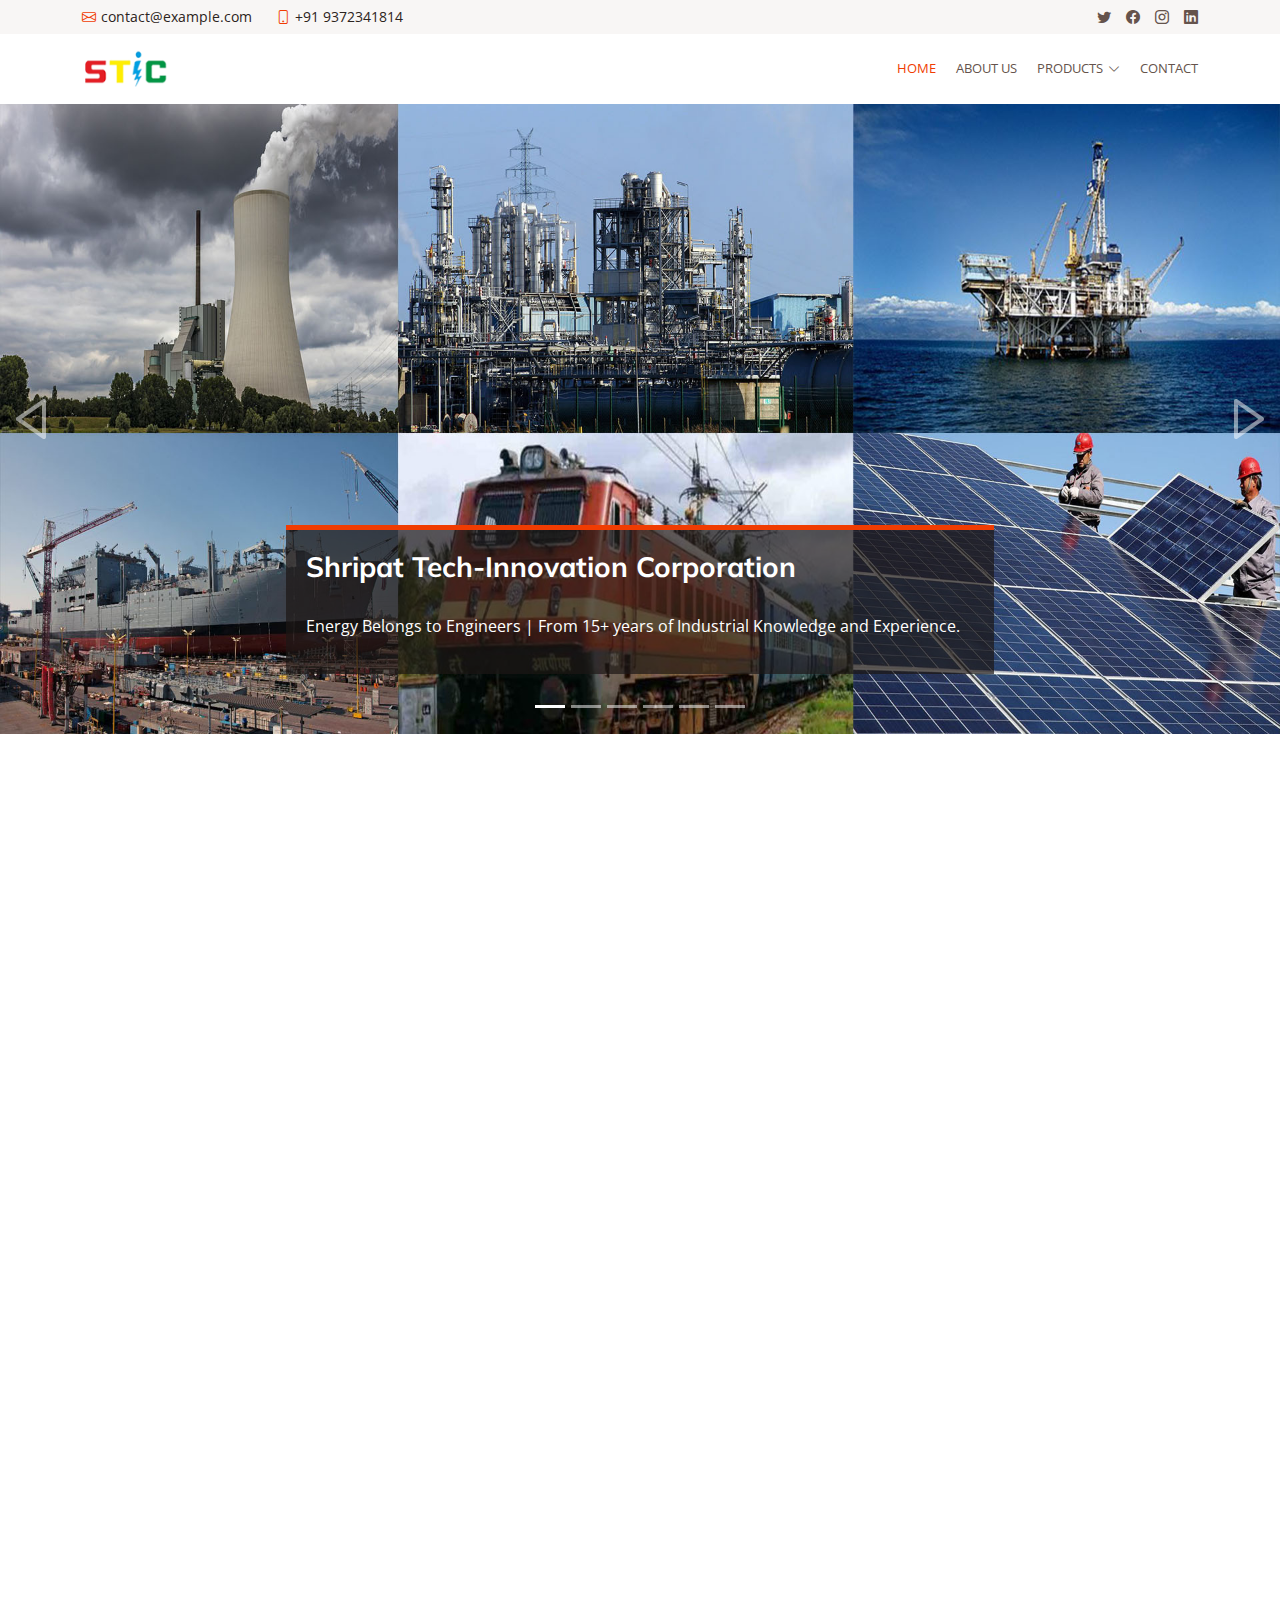
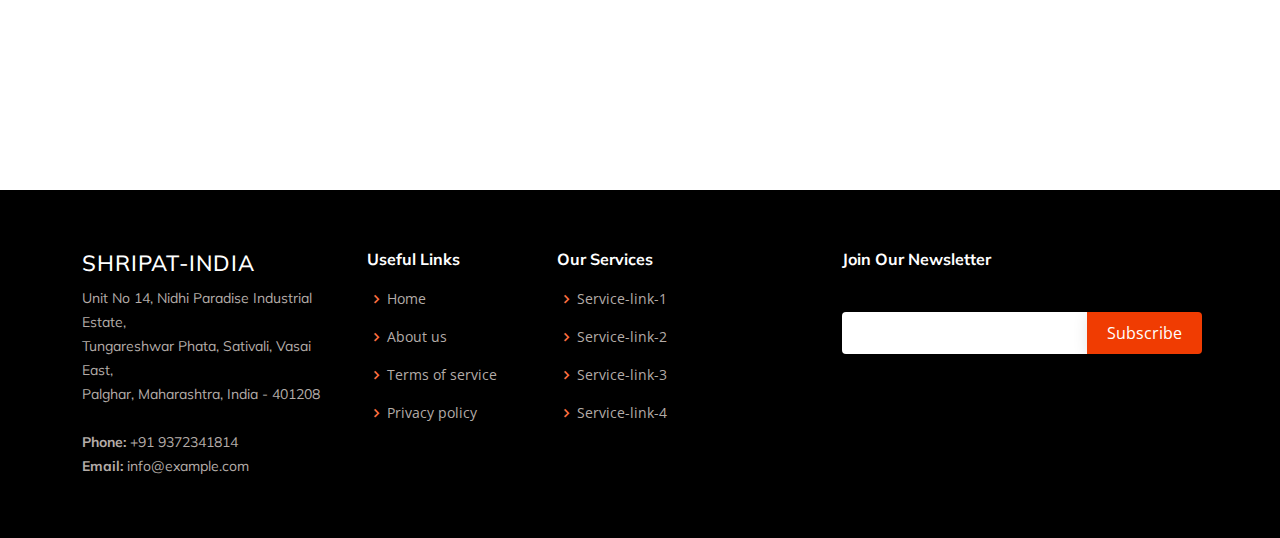
<file: index.html>
<!DOCTYPE html>
<html lang="en">

<head>
  <meta charset="utf-8">
  <meta content="width=device-width, initial-scale=1.0" name="viewport">

  <title>Home | Shripat-India</title>
  <meta content="" name="description">
  <meta content="" name="keywords">

  <!-- Favicons -->
  <link href="assets/img/favicon.png" rel="icon">
  <link href="assets/img/apple-touch-icon.png" rel="apple-touch-icon">

  <!-- Google Fonts -->
  <link href="https://fonts.googleapis.com/css?family=Open+Sans:300,300i,400,400i,600,600i,700,700i|Muli:300,300i,400,400i,500,500i,600,600i,700,700i|Poppins:300,300i,400,400i,500,500i,600,600i,700,700i" rel="stylesheet">

  <!-- Vendor CSS Files -->
  <link href="assets/vendor/animate.css/animate.min.css" rel="stylesheet">
  <link href="assets/vendor/aos/aos.css" rel="stylesheet">
  <link href="assets/vendor/bootstrap/css/bootstrap.min.css" rel="stylesheet">
  <link href="assets/vendor/bootstrap-icons/bootstrap-icons.css" rel="stylesheet">
  <link href="assets/vendor/boxicons/css/boxicons.min.css" rel="stylesheet">
  <link href="assets/vendor/glightbox/css/glightbox.min.css" rel="stylesheet">
  <link href="assets/vendor/swiper/swiper-bundle.min.css" rel="stylesheet">

  <!-- Template Main CSS File -->
  <link href="assets/css/style.css" rel="stylesheet">

  <!-- =======================================================
  * Template Name: Flattern
  * Template URL: https://bootstrapmade.com/flattern-multipurpose-bootstrap-template/
  * Updated: Mar 17 2024 with Bootstrap v5.3.3
  * Author: BootstrapMade.com
  * License: https://bootstrapmade.com/license/
  ======================================================== -->
</head>

<body>

  <!-- ======= Top Bar ======= -->
  <section id="topbar" class="d-flex align-items-center">
    <div class="container d-flex justify-content-center justify-content-md-between">
      <div class="contact-info d-flex align-items-center">
        <i class="bi bi-envelope d-flex align-items-center"><a href="mailto:contact@example.com">contact@example.com</a></i>
        <i class="bi bi-phone d-flex align-items-center ms-4"><a href="tel:9372341814">+91 9372341814</a></i>
        <!-- <i class="bi bi-phone d-flex align-items-center ms-4"><span>+91 9372341814</span></i> -->
      </div>
      <div class="social-links d-none d-md-flex align-items-center">
        <a href="#" class="twitter"><i class="bi bi-twitter"></i></a>
        <a href="#" class="facebook"><i class="bi bi-facebook"></i></a>
        <a href="#" class="instagram"><i class="bi bi-instagram"></i></a>
        <a href="#" class="linkedin"><i class="bi bi-linkedin"></i></i></a>
      </div>
    </div>
  </section>

  <!-- ======= Header ======= -->
  <header id="header" class="d-flex align-items-center">
    <div class="container d-flex justify-content-between">

      <div class="logo">
        <!-- <h1 class="text-light"><a href="index.html">Flattern</a></h1> -->
        <!-- Uncomment below if you prefer to use an image logo -->
        <a href="index.html"><img src="assets/img/logo/logo2.png" alt="" class="img-fluid"></a>
      </div>

      <nav id="navbar" class="navbar">
        <ul>
          <li><a class="active" href="index.html">Home</a></li>
          <li><a href="about.html">About Us</a></li>
          <!-- <li><a href="services.html">Services</a></li> -->
          <!-- <li><a href="testimonials.html">Testimonials</a></li> -->
          <!-- <li><a href="pricing.html">Pricing</a></li> -->
          <!-- <li><a href="portfolio.html">Products</a></li> -->
          <!-- <li><a href="blog.html">Blog</a></li> -->
          <li class="dropdown"><a href="#"><span>Products</span> <i class="bi bi-chevron-down"></i></a>
            <ul>
              <li><a href="portfolio.html">EASYCON - Shear Bolter Connectors</a></li>
<!--               <li class="dropdown"><a href="#"><span>Deep Drop Down</span> <i class="bi bi-chevron-right"></i></a>
                <ul>
                  <li><a href="#">Deep Drop Down 1</a></li>
                  <li><a href="#">Deep Drop Down 2</a></li>
                  <li><a href="#">Deep Drop Down 3</a></li>
                  <li><a href="#">Deep Drop Down 4</a></li>
                  <li><a href="#">Deep Drop Down 5</a></li>
                </ul>
              </li> -->
              <li><a href="#">TUSKER - Equipment Terminals</a></li>
              <li><a href="#">KRIMPKON - Crimped Connectors</a></li>
              <li><a href="#">EASY - SHREENK LV Joint</a></li>
              <li><a href="#">KANGARU - Smart Insulated Jumpers</a></li>
              <li><a href="#">LVABC, MVABC, MVCC Accessories</a></li>
              <li><a href="#">Clamping Solutions</a></li>
              <li><a href="#">Electrical Insulation Solutions</a></li>
              <li><a href="#">Customized Solutions</a></li>
              <li><a href="#">Smart & Digital IIoT</a></li>
              <li><a href="#">Railways</a></li>
              <li><a href="#">Services</a></li>
            </ul>
          </li>
          <li><a href="contact.html">Contact</a></li>
        </ul>
        <i class="bi bi-list mobile-nav-toggle"></i>
      </nav><!-- .navbar -->

    </div>
  </header><!-- End Header -->

  <!-- ======= Hero Section ======= -->
  <section id="hero">
    <div id="heroCarousel" data-bs-interval="5000" class="carousel slide carousel-fade" data-bs-ride="carousel">

      <div class="carousel-inner" role="listbox">

        <!-- Slide 1 -->
        <div class="carousel-item active" style="background-image: url(assets/img/slides/slide-1.jpg);">
          <div class="carousel-container">
            <div class="carousel-content animate__animated animate__fadeInUp">
              <!-- <h2>Welcome to <span>Flattern</span></h2> -->
              <h2>Shripat Tech-Innovation Corporation</h2>
              <!-- <p>Ut velit est quam dolor ad a aliquid qui aliquid. Sequi ea ut et est quaerat sequi nihil ut aliquam. Occaecati alias dolorem mollitia ut. Similique ea voluptatem. Esse doloremque accusamus repellendus deleniti vel. Minus et tempore modi architecto.</p> -->
              <p>Energy Belongs to Engineers | From 15+ years of Industrial Knowledge and Experience.</p>
              <!-- <div class="text-center"><a href="" class="btn-get-started">Read More</a></div> -->
            </div>
          </div>
        </div>

        <!-- Slide 2 -->
        <div class="carousel-item" style="background-image: url(assets/img/slides/slide-2.jpg);">
          <div class="carousel-container">
            <div class="carousel-content animate__animated animate__fadeInUp">
              <!-- <h2>Lorem Ipsum Dolor</h2> -->
              <h2>Efficient Smart Solutions for </h2>
              <!-- <p>Ut velit est quam dolor ad a aliquid qui aliquid. Sequi ea ut et est quaerat sequi nihil ut aliquam. Occaecati alias dolorem mollitia ut. Similique ea voluptatem. Esse doloremque accusamus repellendus deleniti vel. Minus et tempore modi architecto.</p> -->
              Clamp, Connect, Protect, Monitor, Communicate.
              <!-- <div class="text-center"><a href="" class="btn-get-started">Read More</a></div> -->
            </div>
          </div>
        </div>

        <!-- Slide 3 -->
        <div class="carousel-item" style="background-image: url(assets/img/slides/slide-3.jpg);">
          <div class="carousel-container">
            <div class="carousel-content animate__animated animate__fadeInUp">
              <!-- <h2>Sequi ea ut et est quaerat</h2> -->
              <h2>Energy efficient and Highly Reliable Products</h2>
              <!-- <p>Ut velit est quam dolor ad a aliquid qui aliquid. Sequi ea ut et est quaerat sequi nihil ut aliquam. Occaecati alias dolorem mollitia ut. Similique ea voluptatem. Esse doloremque accusamus repellendus deleniti vel. Minus et tempore modi architecto.</p> -->
              Our Highly Reliable Products Maintain all your cost at minimum.
              <!-- <div class="text-center"><a href="" class="btn-get-started">Read More</a></div> -->
            </div>
          </div>
        </div>

        <!-- Slide 4 -->
        <div class="carousel-item" style="background-image: url(assets/img/slides/slide-4.jpg);">
          <div class="carousel-container">
            <!-- <div class="carousel-content animate__animated animate__fadeInUp">
              <h2>Sequi ea ut et est quaerat</h2>
              <p>Ut velit est quam dolor ad a aliquid qui aliquid. Sequi ea ut et est quaerat sequi nihil ut aliquam. Occaecati alias dolorem mollitia ut. Similique ea voluptatem. Esse doloremque accusamus repellendus deleniti vel. Minus et tempore modi architecto.</p>
              <div class="text-center"><a href="" class="btn-get-started">Read More</a></div>
            </div> commented for no data-->
          </div>
        </div>

        <!-- Slide 5 -->
        <div class="carousel-item" style="background-image: url(assets/img/slides/slide-5.jpg);">
          <div class="carousel-container">
            <!-- <div class="carousel-content animate__animated animate__fadeInUp">
              <h2>Sequi ea ut et est quaerat</h2>
              <p>Ut velit est quam dolor ad a aliquid qui aliquid. Sequi ea ut et est quaerat sequi nihil ut aliquam. Occaecati alias dolorem mollitia ut. Similique ea voluptatem. Esse doloremque accusamus repellendus deleniti vel. Minus et tempore modi architecto.</p>
              <div class="text-center"><a href="" class="btn-get-started">Read More</a></div>
            </div> -->
          </div>
        </div>

        <!-- Slide 6 -->
        <div class="carousel-item" style="background-image: url(assets/img/slides/slide-6.jpg);">
          <div class="carousel-container">
            <!-- <div class="carousel-content animate__animated animate__fadeInUp">
              <h2>Sequi ea ut et est quaerat</h2>
              <p>Ut velit est quam dolor ad a aliquid qui aliquid. Sequi ea ut et est quaerat sequi nihil ut aliquam. Occaecati alias dolorem mollitia ut. Similique ea voluptatem. Esse doloremque accusamus repellendus deleniti vel. Minus et tempore modi architecto.</p>
              <div class="text-center"><a href="" class="btn-get-started">Read More</a></div>
            </div> -->
          </div>
        </div>

      </div>

      <a class="carousel-control-prev" href="#heroCarousel" role="button" data-bs-slide="prev">
        <span class="carousel-control-prev-icon bx bx-left-arrow" aria-hidden="true"></span>
      </a>

      <a class="carousel-control-next" href="#heroCarousel" role="button" data-bs-slide="next">
        <span class="carousel-control-next-icon bx bx-right-arrow" aria-hidden="true"></span>
      </a>

      <ol class="carousel-indicators" id="hero-carousel-indicators"></ol>

    </div>
  </section><!-- End Hero -->

  <main id="main">

    <!-- ======= Cta Section ======= -->
    <!-- <section id="cta" class="cta">
      <div class="container">

        <div class="row">
          <div class="col-lg-9 text-center text-lg-left">
            <h3>We've created more than <span>200 websites</span> this year!</h3>
            <p> Duis aute irure dolor in reprehenderit in voluptate velit esse cillum dolore eu fugiat nulla pariatur. Excepteur sint occaecat cupidatat non proident, sunt in culpa qui officia deserunt mollit anim id est laborum.</p>
          </div>
          <div class="col-lg-3 cta-btn-container text-center">
            <a class="cta-btn align-middle" href="#">Request a quote</a>
          </div>
        </div>

      </div>
    </section> --><!-- End Cta Section -->

    <!-- Below code is added here from about us -->
    <section id="about-us" class="about-us">
      <div class="container">
        <div class="row no-gutters">
          <div class="image col-xl-5 d-flex align-items-stretch justify-content-center justify-content-lg-start" data-aos="fade-right"></div>
          <div class="col-xl-7 ps-0 ps-lg-5 pe-lg-1 d-flex align-items-stretch">
            <div class="content d-flex flex-column justify-content-center">
              <h3 data-aos="fade-up">Shripat Tech-Innovation Corporation</h3>
              <p data-aos="fade-up"><span style="color: chocolate;">WHO WE ARE </span><br>ISO 9001:2015 Certified & MSME Registered Company.</p>
              <div class="row">
                <div class="col-md-6 icon-box" data-aos="fade-up">
                  <i class="bx bx-receipt"></i>
                  <!-- <h4>Corporis voluptates sit</h4> -->
                  <p>We are into Design, Develop, Manufacture and Supply of various types of Engineering Components & Products. </p>
                </div>
                <div class="col-md-6 icon-box" data-aos="fade-up" data-aos-delay="100">
                  <!-- <i class="bx bx-cube-alt"></i> -->
                  <i class="bx bx-receipt"></i>
                  <!-- <h4>Ullamco laboris nisi</h4> -->
                  <p>In-House Designing (CAD), Manufacturing (CAM) and Product Qualification Test set-up</p>
                </div>
                <div class="col-md-6 icon-box" data-aos="fade-up" data-aos-delay="200">
                  <i class="bx bx-receipt"></i>
                  <!-- <h4>Labore consequatur</h4> -->
                  <p>We serve products for “Clamp, Connect, Protect, Measure, Monitor and Communicate” functions to deliver efficient, better and cost effective end-to-end solutions to customers.</p>
                </div>
                <div class="col-md-6 icon-box" data-aos="fade-up" data-aos-delay="300">
                  <i class="bx bx-receipt"></i>
                  <!-- <h4>Beatae veritatis</h4> -->
                  <p>Entering into “Industry IoT” Segment by introducing SMART Communicable Electrical Components like Connectors, Clamps for various applications. 1st of this type in Industry.</p>
                </div>
              </div>
            </div><!-- End .content-->
          </div>
        </div>

      </div>
    </section>

    <!-- ======= Services Section ======= -->
    <!-- <section id="services" class="services">
      <div class="container">

        <div class="row">
          <div class="col-lg-4 col-md-6">
            <div class="icon-box" data-aos="fade-up">
              <div class="icon"><i class="bi bi-briefcase"></i></div>
              <h4 class="title"><a href="">Lorem Ipsum</a></h4>
              <p class="description">Voluptatum deleniti atque corrupti quos dolores et quas molestias excepturi sint occaecati cupiditate non provident</p>
            </div>
          </div>
          <div class="col-lg-4 col-md-6">
            <div class="icon-box" data-aos="fade-up" data-aos-delay="100">
              <div class="icon"><i class="bi bi-card-checklist"></i></div>
              <h4 class="title"><a href="">Dolor Sitema</a></h4>
              <p class="description">Minim veniam, quis nostrud exercitation ullamco laboris nisi ut aliquip ex ea commodo consequat tarad limino ata</p>
            </div>
          </div>
          <div class="col-lg-4 col-md-6">
            <div class="icon-box" data-aos="fade-up" data-aos-delay="200">
              <div class="icon"><i class="bi bi-bar-chart"></i></div>
              <h4 class="title"><a href="">Sed ut perspiciatis</a></h4>
              <p class="description">Duis aute irure dolor in reprehenderit in voluptate velit esse cillum dolore eu fugiat nulla pariatur</p>
            </div>
          </div>
          <div class="col-lg-4 col-md-6">
            <div class="icon-box" data-aos="fade-up" data-aos-delay="200">
              <div class="icon"><i class="bi bi-binoculars"></i></div>
              <h4 class="title"><a href="">Magni Dolores</a></h4>
              <p class="description">Excepteur sint occaecat cupidatat non proident, sunt in culpa qui officia deserunt mollit anim id est laborum</p>
            </div>
          </div>
          <div class="col-lg-4 col-md-6">
            <div class="icon-box" data-aos="fade-up" data-aos-delay="300">
              <div class="icon"><i class="bi bi-brightness-high"></i></div>
              <h4 class="title"><a href="">Nemo Enim</a></h4>
              <p class="description">At vero eos et accusamus et iusto odio dignissimos ducimus qui blanditiis praesentium voluptatum deleniti atque</p>
            </div>
          </div>
          <div class="col-lg-4 col-md-6">
            <div class="icon-box" data-aos="fade-up" data-aos-delay="400">
              <div class="icon"><i class="bi bi-calendar4-week"></i></div>
              <h4 class="title"><a href="">Eiusmod Tempor</a></h4>
              <p class="description">Et harum quidem rerum facilis est et expedita distinctio. Nam libero tempore, cum soluta nobis est eligendi</p>
            </div>
          </div>
        </div>

      </div>
    </section> --><!-- End Services Section -->

    <!-- ======= Portfolio Section ======= -->
    <!-- <section id="portfolio" class="portfolio">
      <div class="container">

        <div class="row" data-aos="fade-up">
          <div class="col-lg-12 d-flex justify-content-center">
            <ul id="portfolio-flters">
              <li data-filter="*" class="filter-active">All</li>
              <li data-filter=".filter-app">App</li>
              <li data-filter=".filter-card">Card</li>
              <li data-filter=".filter-web">Web</li>
            </ul>
          </div>
        </div>

        <div class="row portfolio-container" data-aos="fade-up">

          <div class="col-lg-4 col-md-6 portfolio-item filter-app">
            <img src="assets/img/portfolio/portfolio-1.jpg" class="img-fluid" alt="">
            <div class="portfolio-info">
              <h4>App 1</h4>
              <p>App</p>
              <a href="assets/img/portfolio/portfolio-1.jpg" data-gallery="portfolioGallery" class="portfolio-lightbox preview-link" title="App 1"><i class="bx bx-plus"></i></a>
              <a href="portfolio-details.html" class="details-link" title="More Details"><i class="bx bx-link"></i></a>
            </div>
          </div>

          <div class="col-lg-4 col-md-6 portfolio-item filter-web">
            <img src="assets/img/portfolio/portfolio-2.jpg" class="img-fluid" alt="">
            <div class="portfolio-info">
              <h4>Web 3</h4>
              <p>Web</p>
              <a href="assets/img/portfolio/portfolio-2.jpg" data-gallery="portfolioGallery" class="portfolio-lightbox preview-link" title="Web 3"><i class="bx bx-plus"></i></a>
              <a href="portfolio-details.html" class="details-link" title="More Details"><i class="bx bx-link"></i></a>
            </div>
          </div>

          <div class="col-lg-4 col-md-6 portfolio-item filter-app">
            <img src="assets/img/portfolio/portfolio-3.jpg" class="img-fluid" alt="">
            <div class="portfolio-info">
              <h4>App 2</h4>
              <p>App</p>
              <a href="assets/img/portfolio/portfolio-3.jpg" data-gallery="portfolioGallery" class="portfolio-lightbox preview-link" title="App 2"><i class="bx bx-plus"></i></a>
              <a href="portfolio-details.html" class="details-link" title="More Details"><i class="bx bx-link"></i></a>
            </div>
          </div>

          <div class="col-lg-4 col-md-6 portfolio-item filter-card">
            <img src="assets/img/portfolio/portfolio-4.jpg" class="img-fluid" alt="">
            <div class="portfolio-info">
              <h4>Card 2</h4>
              <p>Card</p>
              <a href="assets/img/portfolio/portfolio-4.jpg" data-gallery="portfolioGallery" class="portfolio-lightbox preview-link" title="Card 2"><i class="bx bx-plus"></i></a>
              <a href="portfolio-details.html" class="details-link" title="More Details"><i class="bx bx-link"></i></a>
            </div>
          </div>

          <div class="col-lg-4 col-md-6 portfolio-item filter-web">
            <img src="assets/img/portfolio/portfolio-5.jpg" class="img-fluid" alt="">
            <div class="portfolio-info">
              <h4>Web 2</h4>
              <p>Web</p>
              <a href="assets/img/portfolio/portfolio-5.jpg" data-gallery="portfolioGallery" class="portfolio-lightbox preview-link" title="Web 2"><i class="bx bx-plus"></i></a>
              <a href="portfolio-details.html" class="details-link" title="More Details"><i class="bx bx-link"></i></a>
            </div>
          </div>

          <div class="col-lg-4 col-md-6 portfolio-item filter-app">
            <img src="assets/img/portfolio/portfolio-6.jpg" class="img-fluid" alt="">
            <div class="portfolio-info">
              <h4>App 3</h4>
              <p>App</p>
              <a href="assets/img/portfolio/portfolio-6.jpg" data-gallery="portfolioGallery" class="portfolio-lightbox preview-link" title="App 3"><i class="bx bx-plus"></i></a>
              <a href="portfolio-details.html" class="details-link" title="More Details"><i class="bx bx-link"></i></a>
            </div>
          </div>

          <div class="col-lg-4 col-md-6 portfolio-item filter-card">
            <img src="assets/img/portfolio/portfolio-7.jpg" class="img-fluid" alt="">
            <div class="portfolio-info">
              <h4>Card 1</h4>
              <p>Card</p>
              <a href="assets/img/portfolio/portfolio-7.jpg" data-gallery="portfolioGallery" class="portfolio-lightbox preview-link" title="Card 1"><i class="bx bx-plus"></i></a>
              <a href="portfolio-details.html" class="details-link" title="More Details"><i class="bx bx-link"></i></a>
            </div>
          </div>

          <div class="col-lg-4 col-md-6 portfolio-item filter-card">
            <img src="assets/img/portfolio/portfolio-8.jpg" class="img-fluid" alt="">
            <div class="portfolio-info">
              <h4>Card 3</h4>
              <p>Card</p>
              <a href="assets/img/portfolio/portfolio-8.jpg" data-gallery="portfolioGallery" class="portfolio-lightbox preview-link" title="Card 3"><i class="bx bx-plus"></i></a>
              <a href="portfolio-details.html" class="details-link" title="More Details"><i class="bx bx-link"></i></a>
            </div>
          </div>

          <div class="col-lg-4 col-md-6 portfolio-item filter-web">
            <img src="assets/img/portfolio/portfolio-9.jpg" class="img-fluid" alt="">
            <div class="portfolio-info">
              <h4>Web 3</h4>
              <p>Web</p>
              <a href="assets/img/portfolio/portfolio-9.jpg" data-gallery="portfolioGallery" class="portfolio-lightbox preview-link" title="Web 3"><i class="bx bx-plus"></i></a>
              <a href="portfolio-details.html" class="details-link" title="More Details"><i class="bx bx-link"></i></a>
            </div>
          </div>

        </div>

      </div>
    </section> --><!-- End Portfolio Section -->

    <!-- ======= Our Clients Section ======= -->
    <section id="clients" class="clients">
      <div class="container">

        <div class="section-title" data-aos="fade-up">
          <h2>Our <strong>Most Valuable Customers</strong></h2>
          <!-- <p>Magnam dolores commodi suscipit. Necessitatibus eius consequatur ex aliquid fuga eum quidem. Sit sint consectetur velit. Quisquam quos quisquam cupiditate. Et nemo qui impedit suscipit alias ea. Quia fugiat sit in iste officiis commodi quidem hic quas.</p> -->
        </div>

        <div class="row no-gutters clients-wrap clearfix" data-aos="fade-up">

          <div class="col-lg-3 col-md-4 col-xs-6">
            <div class="client-logo">
              <!-- <img src="assets/img/clients/client-1.png" class="img-fluid" alt=""> -->
              <img src="assets/img/homepage-customers-logo/ad0-ADANI.png" class="img-fluid" alt="">
            </div>
          </div>

          <div class="col-lg-3 col-md-4 col-xs-6">
            <div class="client-logo">
              <!-- <img src="assets/img/clients/client-2.png" class="img-fluid" alt=""> -->
              <img src="assets/img/homepage-customers-logo/ad1.jpg" class="img-fluid" alt="">
            </div>
          </div>

          <div class="col-lg-3 col-md-4 col-xs-6">
            <div class="client-logo">
              <!-- <img src="assets/img/clients/client-3.png" class="img-fluid" alt=""> -->
              <img src="assets/img/homepage-customers-logo/ad2.jpg" class="img-fluid" alt="">
            </div>
            
          </div>
          <div class="col-lg-3 col-md-4 col-xs-6">
            <div class="client-logo">
              <!-- <img src="assets/img/clients/client-4.png" class="img-fluid" alt=""> -->
              <img src="assets/img/homepage-customers-logo/ad3.jpg" class="img-fluid" alt="">
            </div>
          </div>

          <div class="col-lg-3 col-md-4 col-xs-6">
            <div class="client-logo">
              <!-- <img src="assets/img/clients/client-5.png" class="img-fluid" alt=""> -->
              <img src="assets/img/homepage-customers-logo/ad4.jpg" class="img-fluid" alt="">
            </div>
          </div>

          <div class="col-lg-3 col-md-4 col-xs-6">
            <div class="client-logo">
              <!-- <img src="assets/img/clients/client-6.png" class="img-fluid" alt=""> -->
              <img src="assets/img/homepage-customers-logo/ad5.jpg" class="img-fluid" alt="">
            </div>
          </div>

          <div class="col-lg-3 col-md-4 col-xs-6">
            <div class="client-logo">
              <!-- <img src="assets/img/clients/client-7.png" class="img-fluid" alt=""> -->
              <img src="assets/img/homepage-customers-logo/ad6.jpg" class="img-fluid" alt="">
            </div>
          </div>

          <div class="col-lg-3 col-md-4 col-xs-6">
            <div class="client-logo">
              <!-- <img src="assets/img/clients/client-8.png" class="img-fluid" alt=""> -->
              <img src="assets/img/homepage-customers-logo/ad7.jpg" class="img-fluid" alt="">
            </div>
          </div>
          
          <div class="col-lg-3 col-md-4 col-xs-6">
            <div class="client-logo">
              <!-- <img src="assets/img/clients/client-8.png" class="img-fluid" alt=""> -->
              <img src="assets/img/homepage-customers-logo/ad9.jpg" class="img-fluid" alt="">
            </div>
          </div>
          
          <div class="col-lg-3 col-md-4 col-xs-6">
            <div class="client-logo">
              <!-- <img src="assets/img/clients/client-8.png" class="img-fluid" alt=""> -->
              <img src="assets/img/homepage-customers-logo/ad10.jpg" class="img-fluid" alt="">
            </div>
          </div>
          
          <div class="col-lg-3 col-md-4 col-xs-6">
            <div class="client-logo">
              <!-- <img src="assets/img/clients/client-8.png" class="img-fluid" alt=""> -->
              <img src="assets/img/homepage-customers-logo/ad11.jpg" class="img-fluid" alt="">
            </div>
          </div>
          
          <div class="col-lg-3 col-md-4 col-xs-6">
            <div class="client-logo">
              <!-- <img src="assets/img/clients/client-8.png" class="img-fluid" alt=""> -->
              <img src="assets/img/homepage-customers-logo/ad12.jpg" class="img-fluid" alt="">
            </div>
          </div>
          
          <div class="col-lg-3 col-md-4 col-xs-6">
            <div class="client-logo">
              <!-- <img src="assets/img/clients/client-8.png" class="img-fluid" alt=""> -->
              <img src="assets/img/homepage-customers-logo/ad13.jpg" class="img-fluid" alt="">
            </div>
          </div>
          
          <div class="col-lg-3 col-md-4 col-xs-6">
            <div class="client-logo">
              <!-- <img src="assets/img/clients/client-8.png" class="img-fluid" alt=""> -->
              <img src="assets/img/homepage-customers-logo/ad14.jpg" class="img-fluid" alt="">
            </div>
          </div>

        </div>

      </div>
    </section><!-- End Our Clients Section -->

  </main><!-- End #main -->

  <!-- ======= Footer ======= -->
  <footer id="footer">

    <div class="footer-top">
      <div class="container">
        <div class="row">

          <div class="col-lg-3 col-md-6 footer-contact">
            <h3>Shripat-India</h3>
            <p>
              Unit No 14, Nidhi Paradise Industrial Estate, <br>
              Tungareshwar Phata, Sativali, Vasai East, <br>
              Palghar, Maharashtra, India - 401208 
              <br><br>
              <strong>Phone:</strong> +91 9372341814<br>
              <strong>Email:</strong> info@example.com<br>
            </p>
          </div>

          <div class="col-lg-2 col-md-6 footer-links">
            <h4>Useful Links</h4>
            <ul>
              <li><i class="bx bx-chevron-right"></i> <a href="index.html">Home</a></li>
              <li><i class="bx bx-chevron-right"></i> <a href="about.html">About us</a></li>
              <!-- <li><i class="bx bx-chevron-right"></i> <a href="#">Services</a></li> -->
              <li><i class="bx bx-chevron-right"></i> <a href="#">Terms of service</a></li>
              <li><i class="bx bx-chevron-right"></i> <a href="#">Privacy policy</a></li>
            </ul>
          </div>

          <div class="col-lg-3 col-md-6 footer-links">
            <h4>Our Services</h4>
            <ul>
              <li><i class="bx bx-chevron-right"></i> <a href="#">Service-link-1</a></li>
              <li><i class="bx bx-chevron-right"></i> <a href="#">Service-link-2</a></li>
              <li><i class="bx bx-chevron-right"></i> <a href="#">Service-link-3</a></li>
              <li><i class="bx bx-chevron-right"></i> <a href="#">Service-link-4</a></li>
            </ul>
          </div>

          <div class="col-lg-4 col-md-6 footer-newsletter">
            <h4>Join Our Newsletter</h4>
            <!-- <p>Tamen quem nulla quae legam multos aute sint culpa legam noster magna</p> -->
            <form action="#" method="post">
              <input type="email" name="email"><input type="submit" value="Subscribe">
            </form>
          </div>

        </div>
      </div>
    </div>

    <!-- <div class="container d-md-flex py-4">

      <div class="me-md-auto text-center text-md-start">
        <div class="copyright">
          &copy; Copyright <strong><span>Flattern</span></strong>. All Rights Reserved
        </div>
        <div class="credits"> -->
          <!-- All the links in the footer should remain intact. -->
          <!-- You can delete the links only if you purchased the pro version. -->
          <!-- Licensing information: https://bootstrapmade.com/license/ -->
          <!-- Purchase the pro version with working PHP/AJAX contact form: https://bootstrapmade.com/flattern-multipurpose-bootstrap-template/ -->
          <!-- Designed by <a href="https://bootstrapmade.com/">BootstrapMade</a>
        </div>
      </div>
      <div class="social-links text-center text-md-right pt-3 pt-md-0">
        <a href="#" class="twitter"><i class="bx bxl-twitter"></i></a>
        <a href="#" class="facebook"><i class="bx bxl-facebook"></i></a>
        <a href="#" class="instagram"><i class="bx bxl-instagram"></i></a>
        <a href="#" class="google-plus"><i class="bx bxl-skype"></i></a>
        <a href="#" class="linkedin"><i class="bx bxl-linkedin"></i></a>
      </div>
    </div> -->
  </footer><!-- End Footer -->

  <a href="#" class="back-to-top d-flex align-items-center justify-content-center"><i class="bi bi-arrow-up-short"></i></a>

  <!-- Vendor JS Files -->
  <script src="assets/vendor/aos/aos.js"></script>
  <script src="assets/vendor/bootstrap/js/bootstrap.bundle.min.js"></script>
  <script src="assets/vendor/glightbox/js/glightbox.min.js"></script>
  <script src="assets/vendor/isotope-layout/isotope.pkgd.min.js"></script>
  <script src="assets/vendor/swiper/swiper-bundle.min.js"></script>
  <script src="assets/vendor/waypoints/noframework.waypoints.js"></script>
  <script src="assets/vendor/php-email-form/validate.js"></script>

  <!-- Template Main JS File -->
  <script src="assets/js/main.js"></script>

</body>

</html>
</file>
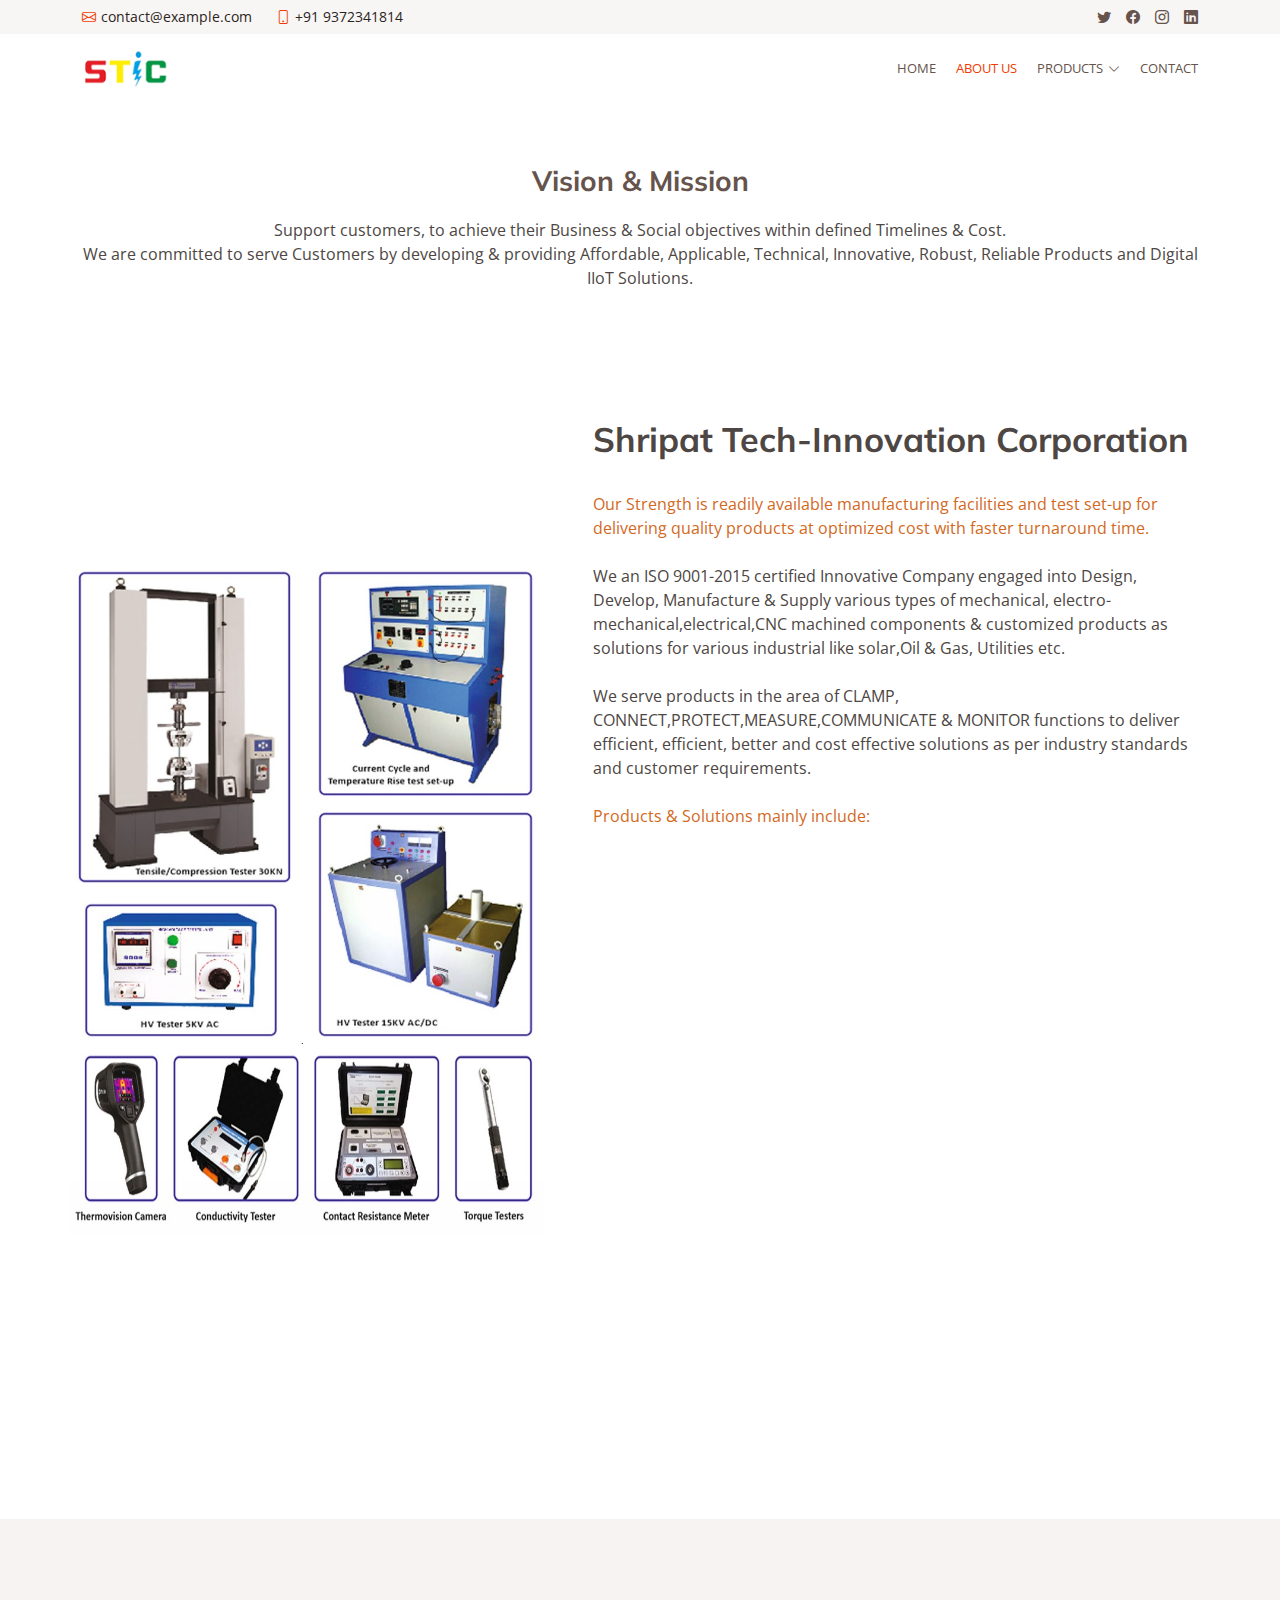
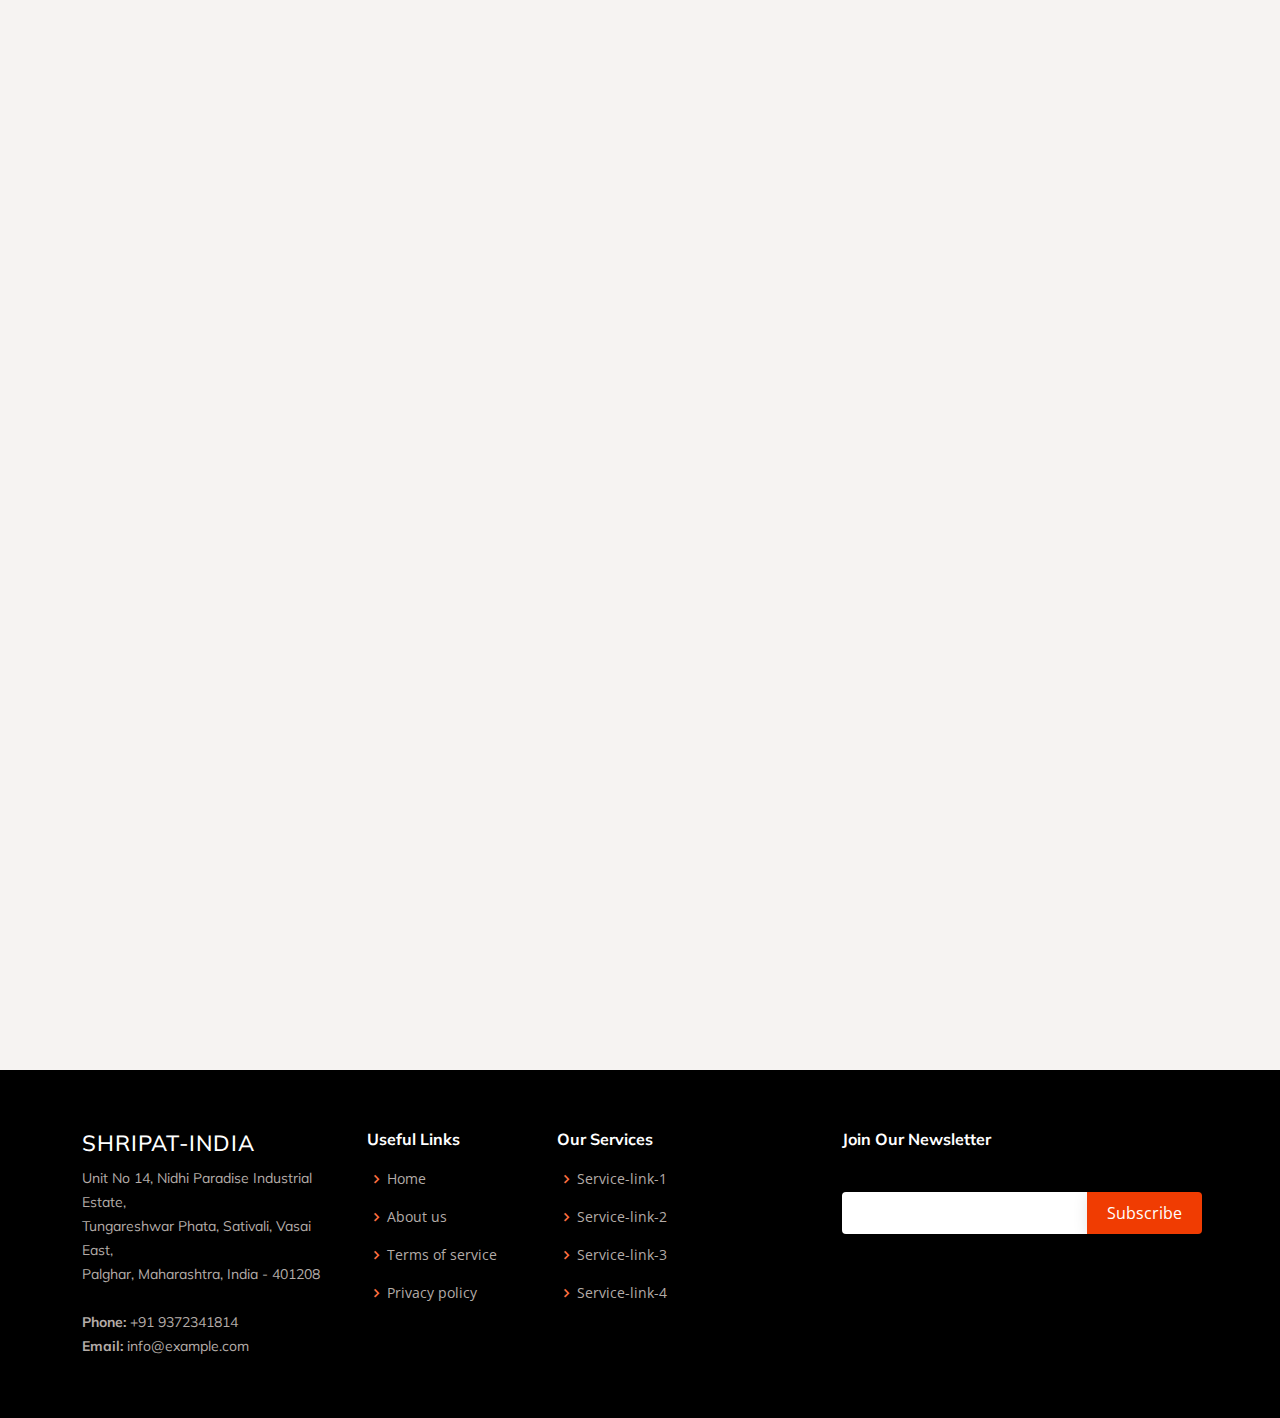
<file: about.html>
<!DOCTYPE html>
<html lang="en">

<head>
  <meta charset="utf-8">
  <meta content="width=device-width, initial-scale=1.0" name="viewport">

  <title>About | Shripat-India</title>
  <meta content="" name="description">
  <meta content="" name="keywords">

  <!-- Favicons -->
  <link href="assets/img/favicon.png" rel="icon">
  <link href="assets/img/apple-touch-icon.png" rel="apple-touch-icon">

  <!-- Google Fonts -->
  <link href="https://fonts.googleapis.com/css?family=Open+Sans:300,300i,400,400i,600,600i,700,700i|Muli:300,300i,400,400i,500,500i,600,600i,700,700i|Poppins:300,300i,400,400i,500,500i,600,600i,700,700i" rel="stylesheet">

  <!-- Vendor CSS Files -->
  <link href="assets/vendor/animate.css/animate.min.css" rel="stylesheet">
  <link href="assets/vendor/aos/aos.css" rel="stylesheet">
  <link href="assets/vendor/bootstrap/css/bootstrap.min.css" rel="stylesheet">
  <link href="assets/vendor/bootstrap-icons/bootstrap-icons.css" rel="stylesheet">
  <link href="assets/vendor/boxicons/css/boxicons.min.css" rel="stylesheet">
  <link href="assets/vendor/glightbox/css/glightbox.min.css" rel="stylesheet">
  <link href="assets/vendor/swiper/swiper-bundle.min.css" rel="stylesheet">

  <!-- Template Main CSS File -->
  <link href="assets/css/style.css" rel="stylesheet">

  <!-- =======================================================
  * Template Name: Flattern
  * Template URL: https://bootstrapmade.com/flattern-multipurpose-bootstrap-template/
  * Updated: Mar 17 2024 with Bootstrap v5.3.3
  * Author: BootstrapMade.com
  * License: https://bootstrapmade.com/license/
  ======================================================== -->
</head>

<body>

  <!-- ======= Top Bar ======= -->
  <section id="topbar" class="d-flex align-items-center">
    <div class="container d-flex justify-content-center justify-content-md-between">
      <div class="contact-info d-flex align-items-center">
        <i class="bi bi-envelope d-flex align-items-center"><a href="mailto:contact@example.com">contact@example.com</a></i>
        <i class="bi bi-phone d-flex align-items-center ms-4"><a href="tel:9372341814">+91 9372341814</a></i>
        <!-- <i class="bi bi-phone d-flex align-items-center ms-4"><span>+91 9372341814</span></i> -->
      </div>
      <div class="social-links d-none d-md-flex align-items-center">
        <a href="#" class="twitter"><i class="bi bi-twitter"></i></a>
        <a href="#" class="facebook"><i class="bi bi-facebook"></i></a>
        <a href="#" class="instagram"><i class="bi bi-instagram"></i></a>
        <a href="#" class="linkedin"><i class="bi bi-linkedin"></i></i></a>
      </div>
    </div>
  </section>

  <!-- ======= Header ======= -->
  <header id="header" class="d-flex align-items-center">
    <div class="container d-flex justify-content-between">

      <div class="logo">
        <!-- <h1 class="text-light"><a href="index.html">Flattern</a></h1> -->
        <!-- Uncomment below if you prefer to use an image logo -->
        <a href="index.html"><img src="assets/img/logo/logo2.png" alt="" class="img-fluid"></a>
      </div>

      <nav id="navbar" class="navbar">
        <ul>
          <li><a href="index.html">Home</a></li>
          <li><a class="active" href="about.html">About Us</a></li>
          <!-- <li><a href="services.html">Services</a></li> -->
          <!-- <li><a href="testimonials.html">Testimonials</a></li> -->
          <!-- <li><a href="pricing.html">Pricing</a></li> -->
          <!-- <li><a href="portfolio.html">Products</a></li> -->
          <!-- <li><a href="blog.html">Blog</a></li> -->
          <li class="dropdown"><a href="#"><span>Products</span> <i class="bi bi-chevron-down"></i></a>
            <ul>
              <li><a href="portfolio.html">EASYCON - Shear Bolter Connectors</a></li>
<!--               <li class="dropdown"><a href="#"><span>Deep Drop Down</span> <i class="bi bi-chevron-right"></i></a>
                <ul>
                  <li><a href="#">Deep Drop Down 1</a></li>
                  <li><a href="#">Deep Drop Down 2</a></li>
                  <li><a href="#">Deep Drop Down 3</a></li>
                  <li><a href="#">Deep Drop Down 4</a></li>
                  <li><a href="#">Deep Drop Down 5</a></li>
                </ul>
              </li> -->
              <li><a href="#">TUSKER - Equipment Terminals</a></li>
              <li><a href="#">KRIMPKON - Crimped Connectors</a></li>
              <li><a href="#">EASY - SHREENK LV Joint</a></li>
              <li><a href="#">KANGARU - Smart Insulated Jumpers</a></li>
              <li><a href="#">LVABC, MVABC, MVCC Accessories</a></li>
              <li><a href="#">Clamping Solutions</a></li>
              <li><a href="#">Electrical Insulation Solutions</a></li>
              <li><a href="#">Customized Solutions</a></li>
              <li><a href="#">Smart & Digital IIoT</a></li>
              <li><a href="#">Railways</a></li>
              <li><a href="#">Services</a></li>
            </ul>
          </li>
          <li><a href="contact.html">Contact</a></li>
        </ul>
        <i class="bi bi-list mobile-nav-toggle"></i>
      </nav><!-- .navbar -->

    </div>
  </header><!-- End Header -->

  <main id="main">

    <!-- ======= Breadcrumbs ======= -->
    <!-- <section id="breadcrumbs" class="breadcrumbs">
      <div class="container">

        <div class="d-flex justify-content-between align-items-center">
          <h2>About</h2>
          <ol>
            <li><a href="index.html">Home</a></li>
            <li>About</li>
          </ol>
        </div>

      </div>
    </section> --><!-- End Breadcrumbs -->

    <!-- ======= About Us Section ======= -->
    <!-- <section id="about-us" class="about-us">
      <div class="container">

        <div class="row no-gutters">
          <div class="image col-xl-5 d-flex align-items-stretch justify-content-center justify-content-lg-start" data-aos="fade-right"></div>
          <div class="col-xl-7 ps-0 ps-lg-5 pe-lg-1 d-flex align-items-stretch">
            <div class="content d-flex flex-column justify-content-center">
              <h3 data-aos="fade-up">Voluptatem dignissimos provident quasi</h3>
              <p data-aos="fade-up">
                Lorem ipsum dolor sit amet, consectetur adipiscing elit, sed do eiusmod tempor incididunt ut labore et dolore magna aliqua. Duis aute irure dolor in reprehenderit
              </p>
              <div class="row">
                <div class="col-md-6 icon-box" data-aos="fade-up">
                  <i class="bx bx-receipt"></i>
                  <h4>Corporis voluptates sit</h4>
                  <p>Consequuntur sunt aut quasi enim aliquam quae harum pariatur laboris nisi ut aliquip</p>
                </div>
                <div class="col-md-6 icon-box" data-aos="fade-up" data-aos-delay="100">
                  <i class="bx bx-cube-alt"></i>
                  <h4>Ullamco laboris nisi</h4>
                  <p>Excepteur sint occaecat cupidatat non proident, sunt in culpa qui officia deserunt</p>
                </div>
                <div class="col-md-6 icon-box" data-aos="fade-up" data-aos-delay="200">
                  <i class="bx bx-images"></i>
                  <h4>Labore consequatur</h4>
                  <p>Aut suscipit aut cum nemo deleniti aut omnis. Doloribus ut maiores omnis facere</p>
                </div>
                <div class="col-md-6 icon-box" data-aos="fade-up" data-aos-delay="300">
                  <i class="bx bx-shield"></i>
                  <h4>Beatae veritatis</h4>
                  <p>Expedita veritatis consequuntur nihil tempore laudantium vitae denat pacta</p>
                </div>
              </div>
            </div> --><!-- End .content-->
          <!-- </div>
        </div>

      </div>
    </section> --><!-- End About Us Section -->

     <!-- ======= Our Skills Section ======= -->
     <section id="skills" class="skills">
      <div class="container">

        <div class="section-title" data-aos="fade-up">
          <h2><!-- Our  --><strong>Vision & Mission</strong></h2>
          <!-- <p>Magnam dolores commodi suscipit. Necessitatibus eius consequatur ex aliquid fuga eum quidem. Sit sint consectetur velit. Quisquam quos quisquam cupiditate. Et nemo qui impedit suscipit alias ea. Quia fugiat sit in iste officiis commodi quidem hic quas.</p> -->
          <p>Support customers, to achieve their Business & Social objectives within defined Timelines & Cost. <br>
            We are committed to serve Customers by developing & providing Affordable, Applicable, Technical, Innovative, Robust, Reliable Products and Digital IIoT Solutions.</p>
        </div>

        <!-- <div class="row skills-content">

          <div class="col-lg-6" data-aos="fade-up">

            <div class="progress">
              <span class="skill">HTML <i class="val">100%</i></span>
              <div class="progress-bar-wrap">
                <div class="progress-bar" role="progressbar" aria-valuenow="100" aria-valuemin="0" aria-valuemax="100"></div>
              </div>
            </div>

            <div class="progress">
              <span class="skill">CSS <i class="val">90%</i></span>
              <div class="progress-bar-wrap">
                <div class="progress-bar" role="progressbar" aria-valuenow="90" aria-valuemin="0" aria-valuemax="100"></div>
              </div>
            </div>

            <div class="progress">
              <span class="skill">JavaScript <i class="val">75%</i></span>
              <div class="progress-bar-wrap">
                <div class="progress-bar" role="progressbar" aria-valuenow="75" aria-valuemin="0" aria-valuemax="100"></div>
              </div>
            </div>

          </div>

          <div class="col-lg-6" data-aos="fade-up" data-aos-delay="100">

            <div class="progress">
              <span class="skill">PHP <i class="val">80%</i></span>
              <div class="progress-bar-wrap">
                <div class="progress-bar" role="progressbar" aria-valuenow="80" aria-valuemin="0" aria-valuemax="100"></div>
              </div>
            </div>

            <div class="progress">
              <span class="skill">WordPress/CMS <i class="val">90%</i></span>
              <div class="progress-bar-wrap">
                <div class="progress-bar" role="progressbar" aria-valuenow="90" aria-valuemin="0" aria-valuemax="100"></div>
              </div>
            </div>

            <div class="progress">
              <span class="skill">Photoshop <i class="val">55%</i></span>
              <div class="progress-bar-wrap">
                <div class="progress-bar" role="progressbar" aria-valuenow="55" aria-valuemin="0" aria-valuemax="100"></div>
              </div>
            </div>

          </div>

        </div> -->

      </div>
    </section><!-- End Our Skills Section -->

    <!--------------------------------------- About Us section starts here --------------------------------------->
    <section id="about-us" class="about-us">
      <div class="container">
        <div class="row no-gutters">
          <div class="image1 col-xl-5 d-flex align-items-stretch justify-content-center justify-content-lg-start" data-aos="fade-right"></div>
          <div class="col-xl-7 ps-0 ps-lg-5 pe-lg-1 d-flex align-items-stretch">
            <div class="content d-flex flex-column justify-content-center">
              <h3 data-aos="fade-up">Shripat Tech-Innovation Corporation</h3>
              <p data-aos="fade-up"><span style="color: chocolate;"><br>Our Strength is readily available manufacturing facilities and test set-up for delivering quality products at optimized cost with faster turnaround time. </span><br><br>We an ISO 9001-2015 certified Innovative Company engaged into Design, Develop, Manufacture & Supply various types of mechanical, electro-mechanical,electrical,CNC machined components & customized products as solutions for various industrial like solar,Oil & Gas, Utilities etc. <br><br>We serve products in the area of CLAMP, CONNECT,PROTECT,MEASURE,COMMUNICATE & MONITOR functions to deliver efficient, efficient, better and cost effective solutions as per industry standards and customer requirements. <br><br>
              <span style="color: chocolate;">Products & Solutions mainly include:</span>
              </p>
              <div class="row">
                <div class="col-md-6 icon-box" data-aos="fade-up">
                  <i class="bx bx-receipt"></i>
                  <!-- <h4>Corporis voluptates sit</h4> -->
                  <p>Forged, Castings, Extrusions with CNC Matching & Pressed Parts</p>
                </div>
                <div class="col-md-6 icon-box" data-aos="fade-up" data-aos-delay="100">
                  <!-- <i class="bx bx-cube-alt"></i> -->
                  <i class="bx bx-receipt"></i>
                  <!-- <h4>Ullamco laboris nisi</h4> -->
                  <p>Plastic,Metal parts and sub-assemblies as per customers requirements.</p>
                </div>
                <div class="col-md-6 icon-box" data-aos="fade-up" data-aos-delay="200">
                  <i class="bx bx-receipt"></i>
                  <!-- <h4>Labore consequatur</h4> -->
                  <p>SS Bands, Wing Seals, Expansion Springs and Accessories for Hot & Cold insulations.</p>
                </div>
                <div class="col-md-6 icon-box" data-aos="fade-up" data-aos-delay="300">
                  <i class="bx bx-receipt"></i>
                  <!-- <h4>Beatae veritatis</h4> -->
                  <p>Clamping Solutions for cables, Conductors, Pipes & Others.</p>
                </div>
                <div class="col-md-6 icon-box" data-aos="fade-up" data-aos-delay="400">
                  <!-- <i class="bx bx-cube-alt"></i> -->
                  <i class="bx bx-receipt"></i>
                  <!-- <h4>Ullamco laboris nisi</h4> -->
                  <p>LV & MV AB Cable accessories, Connectpr & Fittings for various applications.</p>
                </div>
                <div class="col-md-6 icon-box" data-aos="fade-up" data-aos-delay="500">
                  <!-- <i class="bx bx-cube-alt"></i> -->
                  <i class="bx bx-receipt"></i>
                  <!-- <h4>Ullamco laboris nisi</h4> -->
                  <p>Cable Glands,Earthing & Ligtening Accessories, Other Brass components.</p>
                </div>
                <div class="col-md-6 icon-box" data-aos="fade-up" data-aos-delay="600">
                  <!-- <i class="bx bx-cube-alt"></i> -->
                  <i class="bx bx-receipt"></i>
                  <!-- <h4>Ullamco laboris nisi</h4> -->
                  <p>Screwless and Boltless Connections Systems / Connectors.</p>
                </div>
                <div class="col-md-6 icon-box" data-aos="fade-up" data-aos-delay="700">
                  <!-- <i class="bx bx-cube-alt"></i> -->
                  <i class="bx bx-receipt"></i>
                  <!-- <h4>Ullamco laboris nisi</h4> -->
                  <p>Distribution Cabinets / Cubicles / Enclosures, Street Lighting solutions.</p>
                </div>
                <div class="col-md-6 icon-box" data-aos="fade-up" data-aos-delay="800">
                  <!-- <i class="bx bx-cube-alt"></i> -->
                  <i class="bx bx-receipt"></i>
                  <!-- <h4>Ullamco laboris nisi</h4> -->
                  <p>Electrical Assemblies / Sub-assemblies as per customer needs.</p>
                </div>
                <div class="col-md-6 icon-box" data-aos="fade-up" data-aos-delay="900">
                  <!-- <i class="bx bx-cube-alt"></i> -->
                  <i class="bx bx-receipt"></i>
                  <!-- <h4>Ullamco laboris nisi</h4> -->
                  <p>Integrated Electrical & Electronics Solutions with Sensors as per applications.</p>
                </div>
                <div class="col-md-6 icon-box" data-aos="fade-up" data-aos-delay="1000">
                  <!-- <i class="bx bx-cube-alt"></i> -->
                  <i class="bx bx-receipt"></i>
                  <!-- <h4>Ullamco laboris nisi</h4> -->
                  <p>MV Covered Conductors Accessories & Fittings, Poleline Hardwares.</p>
                </div>
              </div>
            </div><!-- End .content-->
          </div>
        </div>

      </div>
    </section>
    <!--------------------------------------- About Us section ends here --------------------------------------->

    <br><br><br><br>

    <!-- ======= Our Team Section ======= -->
    <section id="team" class="team section-bg">
      <div class="container">

        <div class="section-title" data-aos="fade-up">
          <h2>Who we <strong>Serve</strong></h2>
          <!-- <p>Magnam dolores commodi suscipit. Necessitatibus eius consequatur ex aliquid fuga eum quidem. Sit sint consectetur velit. Quisquam quos quisquam cupiditate. Et nemo qui impedit suscipit alias ea. Quia fugiat sit in iste officiis commodi quidem hic quas.</p> -->
        </div>

        <div class="row">

          <!-- <div class="col-lg-3 col-md-6 d-flex align-items-stretch"> -->
            <!-- <div class="col-lg-6 col-md-6 d-flex align-items-stretch"> -->
              <div class="col-lg-6 col-md-6 d-flex align-items-center">
            <div class="member" data-aos="fade-up">
              <div class="member-img">
                <img src="assets/img/aboutus-who-we-serve/politic_01.jpg" class="img-fluid" alt="">
                <div class="social">
                  <a href=""><i class="bi bi-twitter"></i></a>
                  <a href=""><i class="bi bi-facebook"></i></a>
                  <a href=""><i class="bi bi-instagram"></i></a>
                  <a href=""><i class="bi bi-linkedin"></i></a>
                </div>
              </div>
              <div class="member-info">
                <h4>Let's work for an Industry</h4>
                <span>We manufactures industrial products using best quality materials with great methodology and techniques.</span>
              </div>
            </div>
          </div>

          <!-- <div class="col-lg-3 col-md-6 d-flex align-items-stretch"> -->
            <!-- <div class="col-lg-6 col-md-6 d-flex align-items-stretch"> -->
              <div class="col-lg-6 col-md-6 d-flex align-items-center">
            <div class="member" data-aos="fade-up" data-aos-delay="100">
              <div class="member-img">
                <!-- <img src="assets/img/team/team-2.jpg" class="img-fluid" alt=""> -->
                <img src="assets/img/aboutus-who-we-serve/politic_02.jpg" class="img-fluid" alt="">
                <div class="social">
                  <a href=""><i class="bi bi-twitter"></i></a>
                  <a href=""><i class="bi bi-facebook"></i></a>
                  <a href=""><i class="bi bi-instagram"></i></a>
                  <a href=""><i class="bi bi-linkedin"></i></a>
                </div>
              </div>
              <div class="member-info">
                <h4>Oil & Gas</h4>
                <span>Our Quality Products also use in Oil & Gas Industry. <br>Our quality Team test all products very deeply.</span>
              </div>
            </div>
          </div>

          <!-- <div class="col-lg-3 col-md-6 d-flex align-items-stretch"> -->
            <div class="col-lg-6 col-md-6 d-flex align-items-stretch">
            <div class="member" data-aos="fade-up" data-aos-delay="200">
              <div class="member-img">
                <!-- <img src="assets/img/team/team-3.jpg" class="img-fluid" alt=""> -->
                <img src="assets/img/aboutus-who-we-serve/politic_03.jpg" class="img-fluid" alt="">
                <div class="social">
                  <a href=""><i class="bi bi-twitter"></i></a>
                  <a href=""><i class="bi bi-facebook"></i></a>
                  <a href=""><i class="bi bi-instagram"></i></a>
                  <a href=""><i class="bi bi-linkedin"></i></a>
                </div>
              </div>
              <div class="member-info">
                <h4>Renewable Energy</h4>
                <span>Wind and Solar energy is the most abundant, renewable energy source in the world. And for maintain quality we need to produced good products.</span>
              </div>
            </div>
          </div>

          <!-- <div class="col-lg-3 col-md-6 d-flex align-items-stretch"> -->
            <div class="col-lg-6 col-md-6 d-flex align-items-stretch">
            <div class="member" data-aos="fade-up" data-aos-delay="300">
              <div class="member-img">
                <!-- <img src="assets/img/team/team-4.jpg" class="img-fluid" alt=""> -->
                <img src="assets/img/aboutus-who-we-serve/politic_04.jpg" class="img-fluid" alt="">
                <div class="social">
                  <a href=""><i class="bi bi-twitter"></i></a>
                  <a href=""><i class="bi bi-facebook"></i></a>
                  <a href=""><i class="bi bi-instagram"></i></a>
                  <a href=""><i class="bi bi-linkedin"></i></a>
                </div>
              </div>
              <div class="member-info">
                <h4>Power T & D</h4>
                <span>As an industry leader in the power T & D, Shripat provides end-to-end solution ranging from in-house designs to full fledge products.</span>
              </div>
            </div>
          </div>

        </div>

      </div>
    </section><!-- End Our Team Section -->

   

    <!-- ======= Our Clients Section ======= -->
    <!-- <section id="clients" class="clients">
      <div class="container">

        <div class="section-title" data-aos="fade-up">
          <h2>Our <strong>Clients</strong></h2>
          <p>Magnam dolores commodi suscipit. Necessitatibus eius consequatur ex aliquid fuga eum quidem. Sit sint consectetur velit. Quisquam quos quisquam cupiditate. Et nemo qui impedit suscipit alias ea. Quia fugiat sit in iste officiis commodi quidem hic quas.</p>
        </div>

        <div class="row no-gutters clients-wrap clearfix" data-aos="fade-up">

          <div class="col-lg-3 col-md-4 col-xs-6">
            <div class="client-logo">
              <img src="assets/img/clients/client-1.png" class="img-fluid" alt="">
            </div>
          </div>

          <div class="col-lg-3 col-md-4 col-xs-6">
            <div class="client-logo">
              <img src="assets/img/clients/client-2.png" class="img-fluid" alt="">
            </div>
          </div>

          <div class="col-lg-3 col-md-4 col-xs-6">
            <div class="client-logo">
              <img src="assets/img/clients/client-3.png" class="img-fluid" alt="">
            </div>
          </div>

          <div class="col-lg-3 col-md-4 col-xs-6">
            <div class="client-logo">
              <img src="assets/img/clients/client-4.png" class="img-fluid" alt="">
            </div>
          </div>

          <div class="col-lg-3 col-md-4 col-xs-6">
            <div class="client-logo">
              <img src="assets/img/clients/client-5.png" class="img-fluid" alt="">
            </div>
          </div>

          <div class="col-lg-3 col-md-4 col-xs-6">
            <div class="client-logo">
              <img src="assets/img/clients/client-6.png" class="img-fluid" alt="">
            </div>
          </div>

          <div class="col-lg-3 col-md-4 col-xs-6">
            <div class="client-logo">
              <img src="assets/img/clients/client-7.png" class="img-fluid" alt="">
            </div>
          </div>

          <div class="col-lg-3 col-md-4 col-xs-6">
            <div class="client-logo">
              <img src="assets/img/clients/client-8.png" class="img-fluid" alt="">
            </div>
          </div>

        </div>

      </div>
    </section> --><!-- End Our Clients Section -->

  </main><!-- End #main -->

  <!-- ======= Footer ======= -->
  <footer id="footer">

    <div class="footer-top">
      <div class="container">
        <div class="row">

          <div class="col-lg-3 col-md-6 footer-contact">
            <h3>Shripat-India</h3>
            <p>
              Unit No 14, Nidhi Paradise Industrial Estate, <br>
              Tungareshwar Phata, Sativali, Vasai East, <br>
              Palghar, Maharashtra, India - 401208 
              <br><br>
              <strong>Phone:</strong> +91 9372341814<br>
              <strong>Email:</strong> info@example.com<br>
            </p>
          </div>

          <div class="col-lg-2 col-md-6 footer-links">
            <h4>Useful Links</h4>
            <ul>
              <li><i class="bx bx-chevron-right"></i> <a href="index.html">Home</a></li>
              <li><i class="bx bx-chevron-right"></i> <a href="about.html">About us</a></li>
              <!-- <li><i class="bx bx-chevron-right"></i> <a href="#">Services</a></li> -->
              <li><i class="bx bx-chevron-right"></i> <a href="#">Terms of service</a></li>
              <li><i class="bx bx-chevron-right"></i> <a href="#">Privacy policy</a></li>
            </ul>
          </div>

          <div class="col-lg-3 col-md-6 footer-links">
            <h4>Our Services</h4>
            <ul>
              <li><i class="bx bx-chevron-right"></i> <a href="#">Service-link-1</a></li>
              <li><i class="bx bx-chevron-right"></i> <a href="#">Service-link-2</a></li>
              <li><i class="bx bx-chevron-right"></i> <a href="#">Service-link-3</a></li>
              <li><i class="bx bx-chevron-right"></i> <a href="#">Service-link-4</a></li>
            </ul>
          </div>

          <div class="col-lg-4 col-md-6 footer-newsletter">
            <h4>Join Our Newsletter</h4>
            <!-- <p>Tamen quem nulla quae legam multos aute sint culpa legam noster magna</p> -->
            <form action="#" method="post">
              <input type="email" name="email"><input type="submit" value="Subscribe">
            </form>
          </div>

        </div>
      </div>
    </div>

    <!-- <div class="container d-md-flex py-4">

      <div class="me-md-auto text-center text-md-start">
        <div class="copyright">
          &copy; Copyright <strong><span>Flattern</span></strong>. All Rights Reserved
        </div>
        <div class="credits"> -->
          <!-- All the links in the footer should remain intact. -->
          <!-- You can delete the links only if you purchased the pro version. -->
          <!-- Licensing information: https://bootstrapmade.com/license/ -->
          <!-- Purchase the pro version with working PHP/AJAX contact form: https://bootstrapmade.com/flattern-multipurpose-bootstrap-template/ -->
          <!-- Designed by <a href="https://bootstrapmade.com/">BootstrapMade</a>
        </div>
      </div>
      <div class="social-links text-center text-md-right pt-3 pt-md-0">
        <a href="#" class="twitter"><i class="bx bxl-twitter"></i></a>
        <a href="#" class="facebook"><i class="bx bxl-facebook"></i></a>
        <a href="#" class="instagram"><i class="bx bxl-instagram"></i></a>
        <a href="#" class="google-plus"><i class="bx bxl-skype"></i></a>
        <a href="#" class="linkedin"><i class="bx bxl-linkedin"></i></a>
      </div>
    </div> -->
  </footer><!-- End Footer -->

  <a href="#" class="back-to-top d-flex align-items-center justify-content-center"><i class="bi bi-arrow-up-short"></i></a>

  <!-- Vendor JS Files -->
  <script src="assets/vendor/aos/aos.js"></script>
  <script src="assets/vendor/bootstrap/js/bootstrap.bundle.min.js"></script>
  <script src="assets/vendor/glightbox/js/glightbox.min.js"></script>
  <script src="assets/vendor/isotope-layout/isotope.pkgd.min.js"></script>
  <script src="assets/vendor/swiper/swiper-bundle.min.js"></script>
  <script src="assets/vendor/waypoints/noframework.waypoints.js"></script>
  <script src="assets/vendor/php-email-form/validate.js"></script>

  <!-- Template Main JS File -->
  <script src="assets/js/main.js"></script>

</body>

</html>
</file>
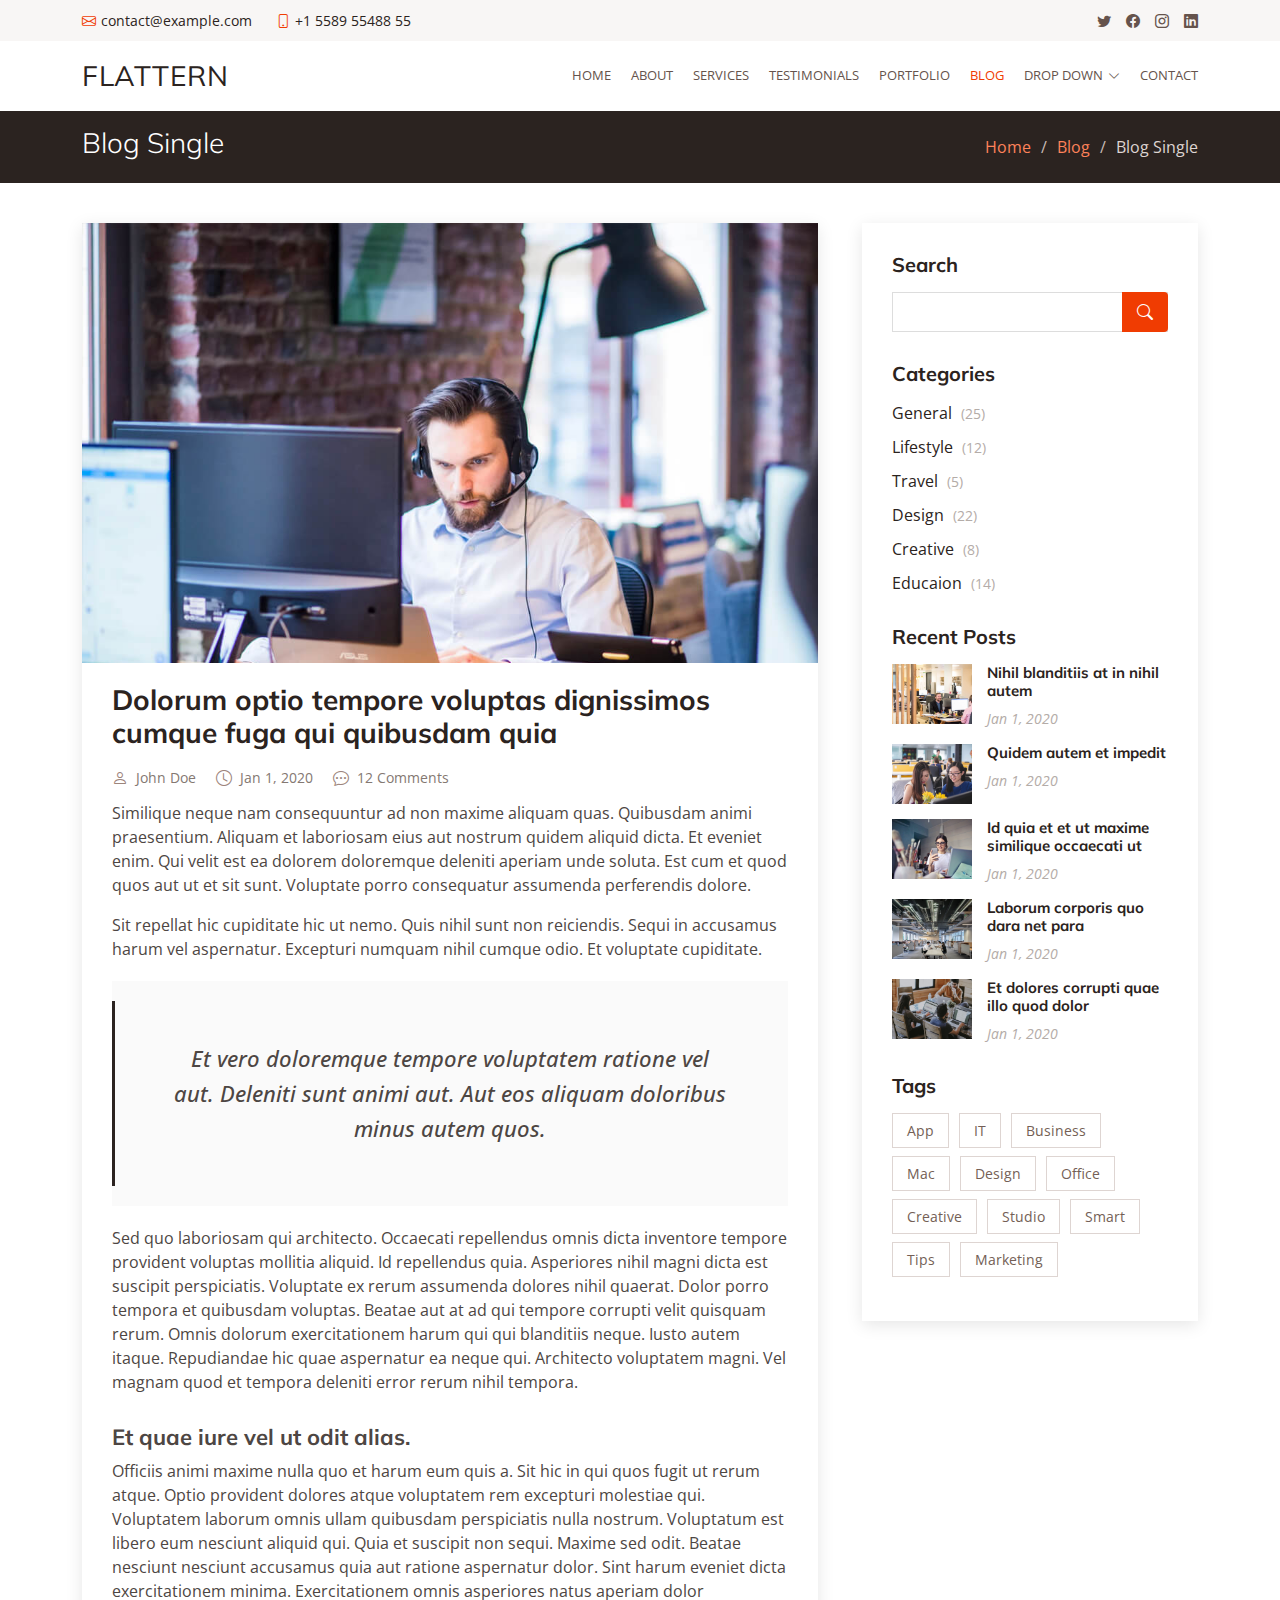
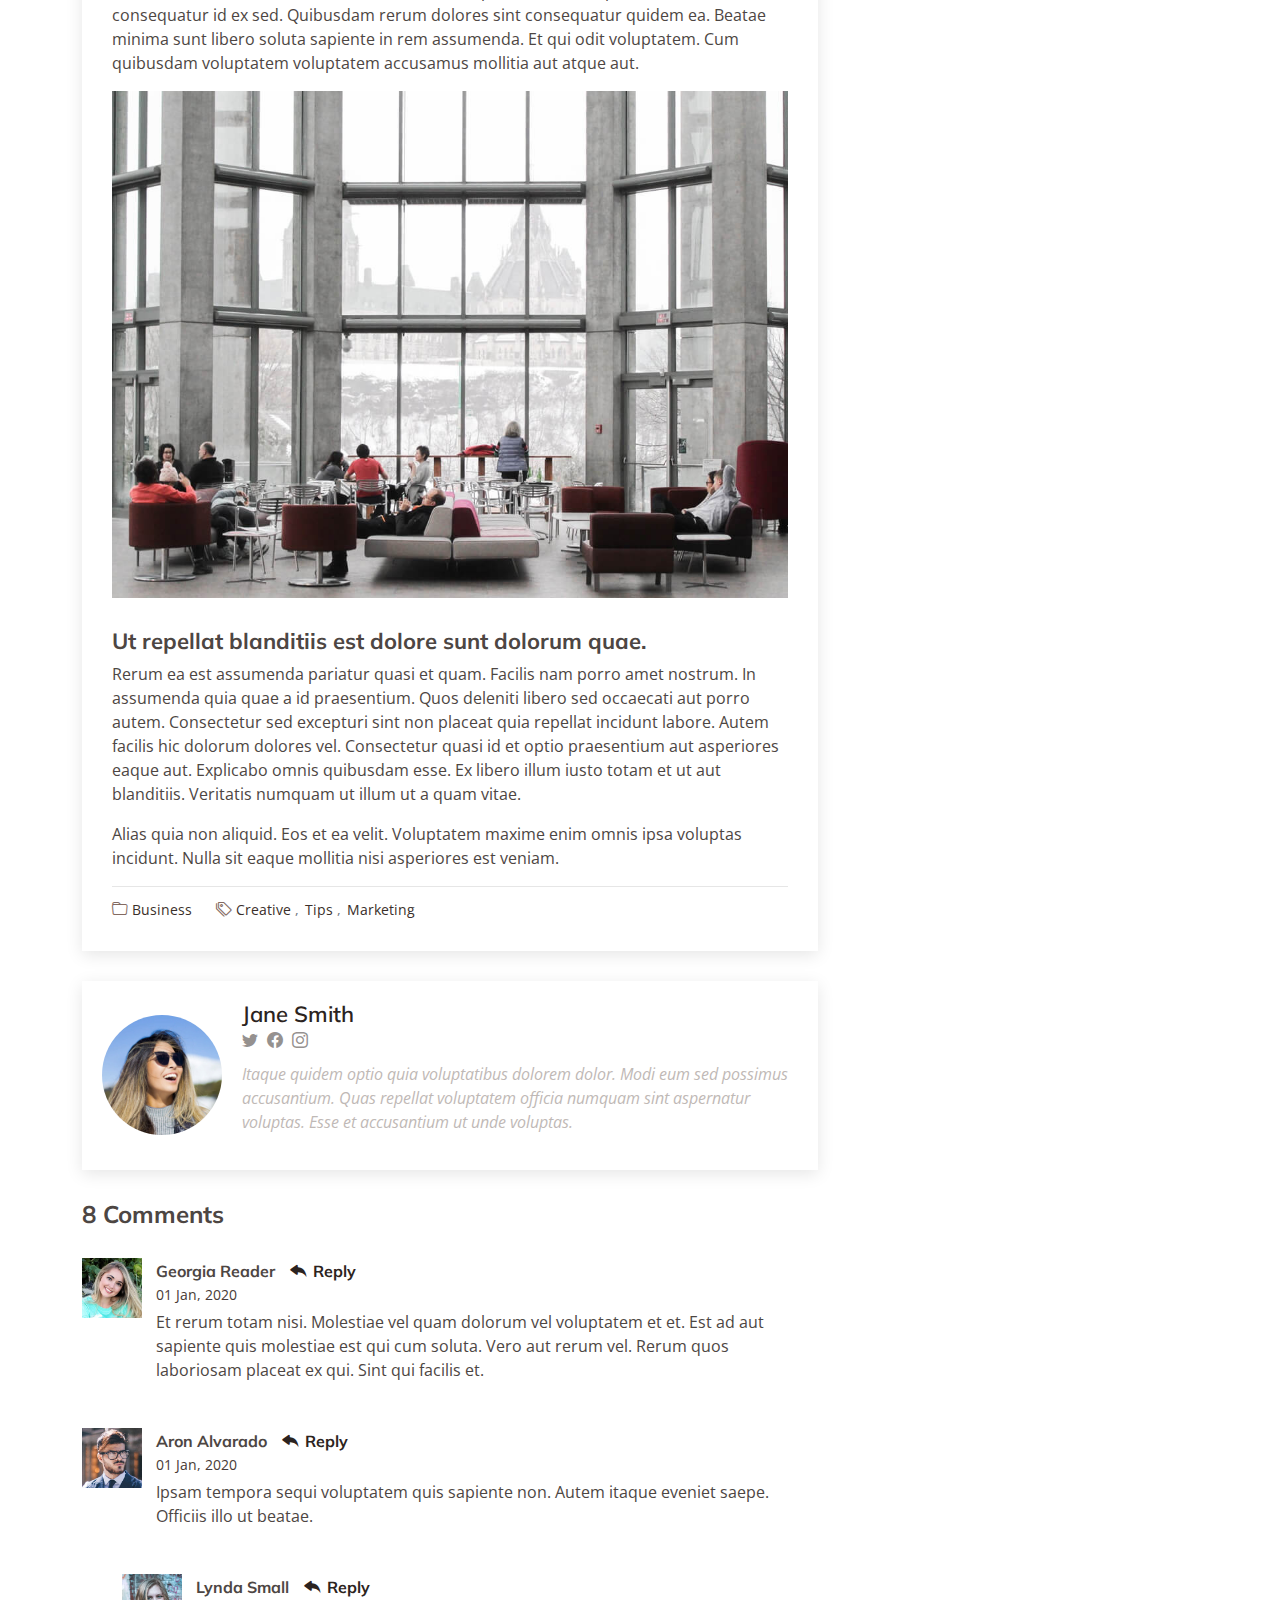
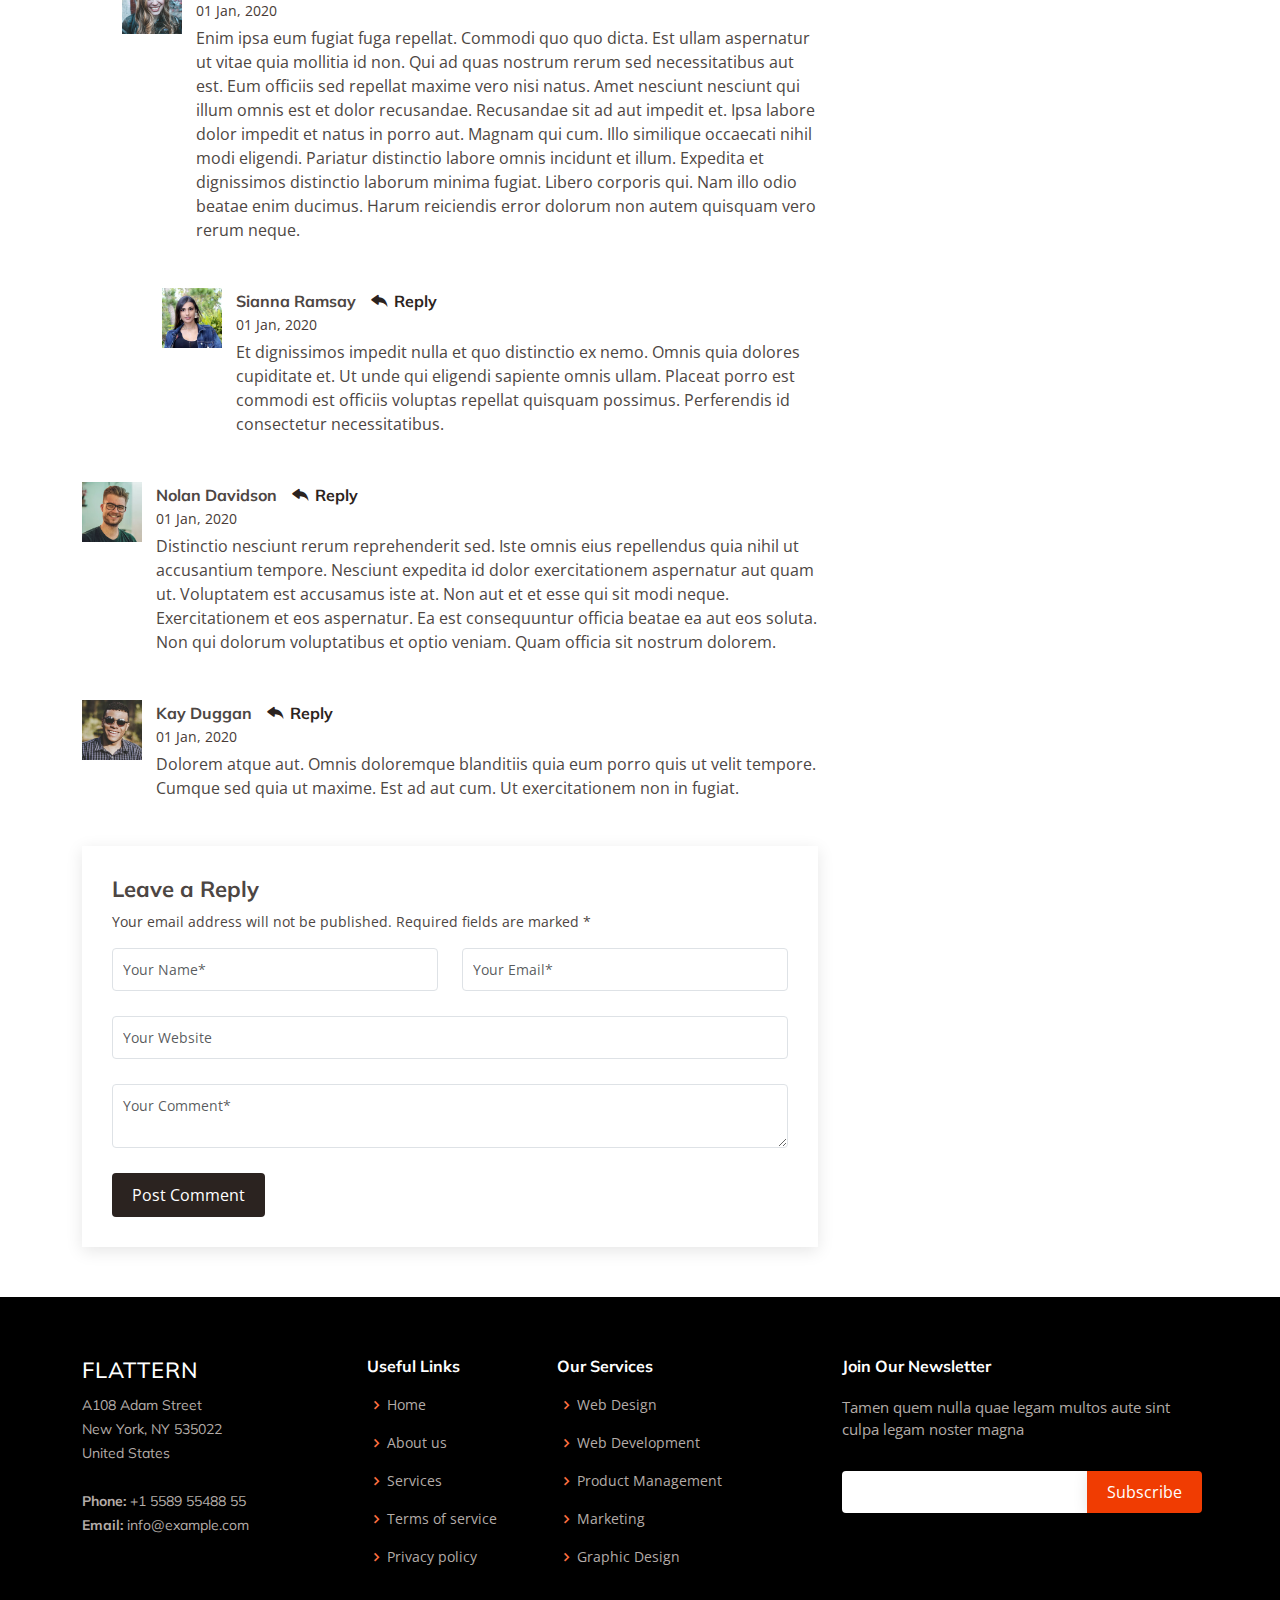
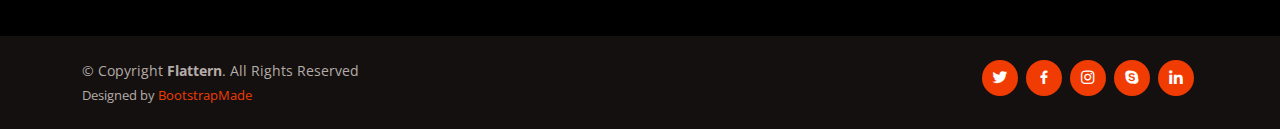
<file: blog-single.html>
<!DOCTYPE html>
<html lang="en">

<head>
  <meta charset="utf-8">
  <meta content="width=device-width, initial-scale=1.0" name="viewport">

  <title>Blog Single - Flattern Bootstrap Template</title>
  <meta content="" name="description">
  <meta content="" name="keywords">

  <!-- Favicons -->
  <link href="assets/img/favicon.png" rel="icon">
  <link href="assets/img/apple-touch-icon.png" rel="apple-touch-icon">

  <!-- Google Fonts -->
  <link href="https://fonts.googleapis.com/css?family=Open+Sans:300,300i,400,400i,600,600i,700,700i|Muli:300,300i,400,400i,500,500i,600,600i,700,700i|Poppins:300,300i,400,400i,500,500i,600,600i,700,700i" rel="stylesheet">

  <!-- Vendor CSS Files -->
  <link href="assets/vendor/animate.css/animate.min.css" rel="stylesheet">
  <link href="assets/vendor/aos/aos.css" rel="stylesheet">
  <link href="assets/vendor/bootstrap/css/bootstrap.min.css" rel="stylesheet">
  <link href="assets/vendor/bootstrap-icons/bootstrap-icons.css" rel="stylesheet">
  <link href="assets/vendor/boxicons/css/boxicons.min.css" rel="stylesheet">
  <link href="assets/vendor/glightbox/css/glightbox.min.css" rel="stylesheet">
  <link href="assets/vendor/swiper/swiper-bundle.min.css" rel="stylesheet">

  <!-- Template Main CSS File -->
  <link href="assets/css/style.css" rel="stylesheet">

  <!-- =======================================================
  * Template Name: Flattern
  * Template URL: https://bootstrapmade.com/flattern-multipurpose-bootstrap-template/
  * Updated: Mar 17 2024 with Bootstrap v5.3.3
  * Author: BootstrapMade.com
  * License: https://bootstrapmade.com/license/
  ======================================================== -->
</head>

<body>

  <!-- ======= Top Bar ======= -->
  <section id="topbar" class="d-flex align-items-center">
    <div class="container d-flex justify-content-center justify-content-md-between">
      <div class="contact-info d-flex align-items-center">
        <i class="bi bi-envelope d-flex align-items-center"><a href="mailto:contact@example.com">contact@example.com</a></i>
        <i class="bi bi-phone d-flex align-items-center ms-4"><span>+1 5589 55488 55</span></i>
      </div>
      <div class="social-links d-none d-md-flex align-items-center">
        <a href="#" class="twitter"><i class="bi bi-twitter"></i></a>
        <a href="#" class="facebook"><i class="bi bi-facebook"></i></a>
        <a href="#" class="instagram"><i class="bi bi-instagram"></i></a>
        <a href="#" class="linkedin"><i class="bi bi-linkedin"></i></i></a>
      </div>
    </div>
  </section>

  <!-- ======= Header ======= -->
  <header id="header" class="d-flex align-items-center">
    <div class="container d-flex justify-content-between">

      <div class="logo">
        <h1 class="text-light"><a href="index.html">Flattern</a></h1>
        <!-- Uncomment below if you prefer to use an image logo -->
        <!-- <a href="index.html"><img src="assets/img/logo.png" alt="" class="img-fluid"></a>-->
      </div>

      <nav id="navbar" class="navbar">
        <ul>
          <li><a href="index.html">Home</a></li>
          <li><a href="about.html">About</a></li>
          <li><a href="services.html">Services</a></li>
          <li><a href="testimonials.html">Testimonials</a></li>
          <!-- <li><a href="pricing.html">Pricing</a></li> -->
          <li><a href="portfolio.html">Portfolio</a></li>
          <li><a class="active" href="blog.html">Blog</a></li>
          <li class="dropdown"><a href="#"><span>Drop Down</span> <i class="bi bi-chevron-down"></i></a>
            <ul>
              <li><a href="#">Drop Down 1</a></li>
              <li class="dropdown"><a href="#"><span>Deep Drop Down</span> <i class="bi bi-chevron-right"></i></a>
                <ul>
                  <li><a href="#">Deep Drop Down 1</a></li>
                  <li><a href="#">Deep Drop Down 2</a></li>
                  <li><a href="#">Deep Drop Down 3</a></li>
                  <li><a href="#">Deep Drop Down 4</a></li>
                  <li><a href="#">Deep Drop Down 5</a></li>
                </ul>
              </li>
              <li><a href="#">Drop Down 2</a></li>
              <li><a href="#">Drop Down 3</a></li>
              <li><a href="#">Drop Down 4</a></li>
            </ul>
          </li>
          <li><a href="contact.html">Contact</a></li>
        </ul>
        <i class="bi bi-list mobile-nav-toggle"></i>
      </nav><!-- .navbar -->

    </div>
  </header><!-- End Header -->

  <main id="main">

    <!-- ======= Breadcrumbs ======= -->
    <section id="breadcrumbs" class="breadcrumbs">
      <div class="container">

        <div class="d-flex justify-content-between align-items-center">
          <h2>Blog Single</h2>
          <ol>
            <li><a href="index.html">Home</a></li>
            <li><a href="blog.html">Blog</a></li>
            <li>Blog Single</li>
          </ol>
        </div>

      </div>
    </section><!-- End Breadcrumbs -->

    <!-- ======= Blog Single Section ======= -->
    <section id="blog" class="blog">
      <div class="container" data-aos="fade-up">

        <div class="row">

          <div class="col-lg-8 entries">

            <article class="entry entry-single">

              <div class="entry-img">
                <img src="assets/img/blog/blog-1.jpg" alt="" class="img-fluid">
              </div>

              <h2 class="entry-title">
                <a href="blog-single.html">Dolorum optio tempore voluptas dignissimos cumque fuga qui quibusdam quia</a>
              </h2>

              <div class="entry-meta">
                <ul>
                  <li class="d-flex align-items-center"><i class="bi bi-person"></i> <a href="blog-single.html">John Doe</a></li>
                  <li class="d-flex align-items-center"><i class="bi bi-clock"></i> <a href="blog-single.html"><time datetime="2020-01-01">Jan 1, 2020</time></a></li>
                  <li class="d-flex align-items-center"><i class="bi bi-chat-dots"></i> <a href="blog-single.html">12 Comments</a></li>
                </ul>
              </div>

              <div class="entry-content">
                <p>
                  Similique neque nam consequuntur ad non maxime aliquam quas. Quibusdam animi praesentium. Aliquam et laboriosam eius aut nostrum quidem aliquid dicta.
                  Et eveniet enim. Qui velit est ea dolorem doloremque deleniti aperiam unde soluta. Est cum et quod quos aut ut et sit sunt. Voluptate porro consequatur assumenda perferendis dolore.
                </p>

                <p>
                  Sit repellat hic cupiditate hic ut nemo. Quis nihil sunt non reiciendis. Sequi in accusamus harum vel aspernatur. Excepturi numquam nihil cumque odio. Et voluptate cupiditate.
                </p>

                <blockquote>
                  <p>
                    Et vero doloremque tempore voluptatem ratione vel aut. Deleniti sunt animi aut. Aut eos aliquam doloribus minus autem quos.
                  </p>
                </blockquote>

                <p>
                  Sed quo laboriosam qui architecto. Occaecati repellendus omnis dicta inventore tempore provident voluptas mollitia aliquid. Id repellendus quia. Asperiores nihil magni dicta est suscipit perspiciatis. Voluptate ex rerum assumenda dolores nihil quaerat.
                  Dolor porro tempora et quibusdam voluptas. Beatae aut at ad qui tempore corrupti velit quisquam rerum. Omnis dolorum exercitationem harum qui qui blanditiis neque.
                  Iusto autem itaque. Repudiandae hic quae aspernatur ea neque qui. Architecto voluptatem magni. Vel magnam quod et tempora deleniti error rerum nihil tempora.
                </p>

                <h3>Et quae iure vel ut odit alias.</h3>
                <p>
                  Officiis animi maxime nulla quo et harum eum quis a. Sit hic in qui quos fugit ut rerum atque. Optio provident dolores atque voluptatem rem excepturi molestiae qui. Voluptatem laborum omnis ullam quibusdam perspiciatis nulla nostrum. Voluptatum est libero eum nesciunt aliquid qui.
                  Quia et suscipit non sequi. Maxime sed odit. Beatae nesciunt nesciunt accusamus quia aut ratione aspernatur dolor. Sint harum eveniet dicta exercitationem minima. Exercitationem omnis asperiores natus aperiam dolor consequatur id ex sed. Quibusdam rerum dolores sint consequatur quidem ea.
                  Beatae minima sunt libero soluta sapiente in rem assumenda. Et qui odit voluptatem. Cum quibusdam voluptatem voluptatem accusamus mollitia aut atque aut.
                </p>
                <img src="assets/img/blog/blog-inside-post.jpg" class="img-fluid" alt="">

                <h3>Ut repellat blanditiis est dolore sunt dolorum quae.</h3>
                <p>
                  Rerum ea est assumenda pariatur quasi et quam. Facilis nam porro amet nostrum. In assumenda quia quae a id praesentium. Quos deleniti libero sed occaecati aut porro autem. Consectetur sed excepturi sint non placeat quia repellat incidunt labore. Autem facilis hic dolorum dolores vel.
                  Consectetur quasi id et optio praesentium aut asperiores eaque aut. Explicabo omnis quibusdam esse. Ex libero illum iusto totam et ut aut blanditiis. Veritatis numquam ut illum ut a quam vitae.
                </p>
                <p>
                  Alias quia non aliquid. Eos et ea velit. Voluptatem maxime enim omnis ipsa voluptas incidunt. Nulla sit eaque mollitia nisi asperiores est veniam.
                </p>

              </div>

              <div class="entry-footer">
                <i class="bi bi-folder"></i>
                <ul class="cats">
                  <li><a href="#">Business</a></li>
                </ul>

                <i class="bi bi-tags"></i>
                <ul class="tags">
                  <li><a href="#">Creative</a></li>
                  <li><a href="#">Tips</a></li>
                  <li><a href="#">Marketing</a></li>
                </ul>
              </div>

            </article><!-- End blog entry -->

            <div class="blog-author d-flex align-items-center">
              <img src="assets/img/blog/blog-author.jpg" class="rounded-circle float-left" alt="">
              <div>
                <h4>Jane Smith</h4>
                <div class="social-links">
                  <a href="https://twitters.com/#"><i class="bi bi-twitter"></i></a>
                  <a href="https://facebook.com/#"><i class="bi bi-facebook"></i></a>
                  <a href="https://instagram.com/#"><i class="biu bi-instagram"></i></a>
                </div>
                <p>
                  Itaque quidem optio quia voluptatibus dolorem dolor. Modi eum sed possimus accusantium. Quas repellat voluptatem officia numquam sint aspernatur voluptas. Esse et accusantium ut unde voluptas.
                </p>
              </div>
            </div><!-- End blog author bio -->

            <div class="blog-comments">

              <h4 class="comments-count">8 Comments</h4>

              <div id="comment-1" class="comment">
                <div class="d-flex">
                  <div class="comment-img"><img src="assets/img/blog/comments-1.jpg" alt=""></div>
                  <div>
                    <h5><a href="">Georgia Reader</a> <a href="#" class="reply"><i class="bi bi-reply-fill"></i> Reply</a></h5>
                    <time datetime="2020-01-01">01 Jan, 2020</time>
                    <p>
                      Et rerum totam nisi. Molestiae vel quam dolorum vel voluptatem et et. Est ad aut sapiente quis molestiae est qui cum soluta.
                      Vero aut rerum vel. Rerum quos laboriosam placeat ex qui. Sint qui facilis et.
                    </p>
                  </div>
                </div>
              </div><!-- End comment #1 -->

              <div id="comment-2" class="comment">
                <div class="d-flex">
                  <div class="comment-img"><img src="assets/img/blog/comments-2.jpg" alt=""></div>
                  <div>
                    <h5><a href="">Aron Alvarado</a> <a href="#" class="reply"><i class="bi bi-reply-fill"></i> Reply</a></h5>
                    <time datetime="2020-01-01">01 Jan, 2020</time>
                    <p>
                      Ipsam tempora sequi voluptatem quis sapiente non. Autem itaque eveniet saepe. Officiis illo ut beatae.
                    </p>
                  </div>
                </div>

                <div id="comment-reply-1" class="comment comment-reply">
                  <div class="d-flex">
                    <div class="comment-img"><img src="assets/img/blog/comments-3.jpg" alt=""></div>
                    <div>
                      <h5><a href="">Lynda Small</a> <a href="#" class="reply"><i class="bi bi-reply-fill"></i> Reply</a></h5>
                      <time datetime="2020-01-01">01 Jan, 2020</time>
                      <p>
                        Enim ipsa eum fugiat fuga repellat. Commodi quo quo dicta. Est ullam aspernatur ut vitae quia mollitia id non. Qui ad quas nostrum rerum sed necessitatibus aut est. Eum officiis sed repellat maxime vero nisi natus. Amet nesciunt nesciunt qui illum omnis est et dolor recusandae.

                        Recusandae sit ad aut impedit et. Ipsa labore dolor impedit et natus in porro aut. Magnam qui cum. Illo similique occaecati nihil modi eligendi. Pariatur distinctio labore omnis incidunt et illum. Expedita et dignissimos distinctio laborum minima fugiat.

                        Libero corporis qui. Nam illo odio beatae enim ducimus. Harum reiciendis error dolorum non autem quisquam vero rerum neque.
                      </p>
                    </div>
                  </div>

                  <div id="comment-reply-2" class="comment comment-reply">
                    <div class="d-flex">
                      <div class="comment-img"><img src="assets/img/blog/comments-4.jpg" alt=""></div>
                      <div>
                        <h5><a href="">Sianna Ramsay</a> <a href="#" class="reply"><i class="bi bi-reply-fill"></i> Reply</a></h5>
                        <time datetime="2020-01-01">01 Jan, 2020</time>
                        <p>
                          Et dignissimos impedit nulla et quo distinctio ex nemo. Omnis quia dolores cupiditate et. Ut unde qui eligendi sapiente omnis ullam. Placeat porro est commodi est officiis voluptas repellat quisquam possimus. Perferendis id consectetur necessitatibus.
                        </p>
                      </div>
                    </div>

                  </div><!-- End comment reply #2-->

                </div><!-- End comment reply #1-->

              </div><!-- End comment #2-->

              <div id="comment-3" class="comment">
                <div class="d-flex">
                  <div class="comment-img"><img src="assets/img/blog/comments-5.jpg" alt=""></div>
                  <div>
                    <h5><a href="">Nolan Davidson</a> <a href="#" class="reply"><i class="bi bi-reply-fill"></i> Reply</a></h5>
                    <time datetime="2020-01-01">01 Jan, 2020</time>
                    <p>
                      Distinctio nesciunt rerum reprehenderit sed. Iste omnis eius repellendus quia nihil ut accusantium tempore. Nesciunt expedita id dolor exercitationem aspernatur aut quam ut. Voluptatem est accusamus iste at.
                      Non aut et et esse qui sit modi neque. Exercitationem et eos aspernatur. Ea est consequuntur officia beatae ea aut eos soluta. Non qui dolorum voluptatibus et optio veniam. Quam officia sit nostrum dolorem.
                    </p>
                  </div>
                </div>

              </div><!-- End comment #3 -->

              <div id="comment-4" class="comment">
                <div class="d-flex">
                  <div class="comment-img"><img src="assets/img/blog/comments-6.jpg" alt=""></div>
                  <div>
                    <h5><a href="">Kay Duggan</a> <a href="#" class="reply"><i class="bi bi-reply-fill"></i> Reply</a></h5>
                    <time datetime="2020-01-01">01 Jan, 2020</time>
                    <p>
                      Dolorem atque aut. Omnis doloremque blanditiis quia eum porro quis ut velit tempore. Cumque sed quia ut maxime. Est ad aut cum. Ut exercitationem non in fugiat.
                    </p>
                  </div>
                </div>

              </div><!-- End comment #4 -->

              <div class="reply-form">
                <h4>Leave a Reply</h4>
                <p>Your email address will not be published. Required fields are marked * </p>
                <form action="">
                  <div class="row">
                    <div class="col-md-6 form-group">
                      <input name="name" type="text" class="form-control" placeholder="Your Name*">
                    </div>
                    <div class="col-md-6 form-group">
                      <input name="email" type="text" class="form-control" placeholder="Your Email*">
                    </div>
                  </div>
                  <div class="row">
                    <div class="col form-group">
                      <input name="website" type="text" class="form-control" placeholder="Your Website">
                    </div>
                  </div>
                  <div class="row">
                    <div class="col form-group">
                      <textarea name="comment" class="form-control" placeholder="Your Comment*"></textarea>
                    </div>
                  </div>
                  <button type="submit" class="btn btn-primary">Post Comment</button>

                </form>

              </div>

            </div><!-- End blog comments -->

          </div><!-- End blog entries list -->

          <div class="col-lg-4">

            <div class="sidebar">

              <h3 class="sidebar-title">Search</h3>
              <div class="sidebar-item search-form">
                <form action="">
                  <input type="text">
                  <button type="submit"><i class="bi bi-search"></i></button>
                </form>
              </div><!-- End sidebar search formn-->

              <h3 class="sidebar-title">Categories</h3>
              <div class="sidebar-item categories">
                <ul>
                  <li><a href="#">General <span>(25)</span></a></li>
                  <li><a href="#">Lifestyle <span>(12)</span></a></li>
                  <li><a href="#">Travel <span>(5)</span></a></li>
                  <li><a href="#">Design <span>(22)</span></a></li>
                  <li><a href="#">Creative <span>(8)</span></a></li>
                  <li><a href="#">Educaion <span>(14)</span></a></li>
                </ul>
              </div><!-- End sidebar categories-->

              <h3 class="sidebar-title">Recent Posts</h3>
              <div class="sidebar-item recent-posts">
                <div class="post-item clearfix">
                  <img src="assets/img/blog/blog-recent-1.jpg" alt="">
                  <h4><a href="blog-single.html">Nihil blanditiis at in nihil autem</a></h4>
                  <time datetime="2020-01-01">Jan 1, 2020</time>
                </div>

                <div class="post-item clearfix">
                  <img src="assets/img/blog/blog-recent-2.jpg" alt="">
                  <h4><a href="blog-single.html">Quidem autem et impedit</a></h4>
                  <time datetime="2020-01-01">Jan 1, 2020</time>
                </div>

                <div class="post-item clearfix">
                  <img src="assets/img/blog/blog-recent-3.jpg" alt="">
                  <h4><a href="blog-single.html">Id quia et et ut maxime similique occaecati ut</a></h4>
                  <time datetime="2020-01-01">Jan 1, 2020</time>
                </div>

                <div class="post-item clearfix">
                  <img src="assets/img/blog/blog-recent-4.jpg" alt="">
                  <h4><a href="blog-single.html">Laborum corporis quo dara net para</a></h4>
                  <time datetime="2020-01-01">Jan 1, 2020</time>
                </div>

                <div class="post-item clearfix">
                  <img src="assets/img/blog/blog-recent-5.jpg" alt="">
                  <h4><a href="blog-single.html">Et dolores corrupti quae illo quod dolor</a></h4>
                  <time datetime="2020-01-01">Jan 1, 2020</time>
                </div>

              </div><!-- End sidebar recent posts-->

              <h3 class="sidebar-title">Tags</h3>
              <div class="sidebar-item tags">
                <ul>
                  <li><a href="#">App</a></li>
                  <li><a href="#">IT</a></li>
                  <li><a href="#">Business</a></li>
                  <li><a href="#">Mac</a></li>
                  <li><a href="#">Design</a></li>
                  <li><a href="#">Office</a></li>
                  <li><a href="#">Creative</a></li>
                  <li><a href="#">Studio</a></li>
                  <li><a href="#">Smart</a></li>
                  <li><a href="#">Tips</a></li>
                  <li><a href="#">Marketing</a></li>
                </ul>
              </div><!-- End sidebar tags-->

            </div><!-- End sidebar -->

          </div><!-- End blog sidebar -->

        </div>

      </div>
    </section><!-- End Blog Single Section -->

  </main><!-- End #main -->

  <!-- ======= Footer ======= -->
  <footer id="footer">

    <div class="footer-top">
      <div class="container">
        <div class="row">

          <div class="col-lg-3 col-md-6 footer-contact">
            <h3>Flattern</h3>
            <p>
              A108 Adam Street <br>
              New York, NY 535022<br>
              United States <br><br>
              <strong>Phone:</strong> +1 5589 55488 55<br>
              <strong>Email:</strong> info@example.com<br>
            </p>
          </div>

          <div class="col-lg-2 col-md-6 footer-links">
            <h4>Useful Links</h4>
            <ul>
              <li><i class="bx bx-chevron-right"></i> <a href="#">Home</a></li>
              <li><i class="bx bx-chevron-right"></i> <a href="#">About us</a></li>
              <li><i class="bx bx-chevron-right"></i> <a href="#">Services</a></li>
              <li><i class="bx bx-chevron-right"></i> <a href="#">Terms of service</a></li>
              <li><i class="bx bx-chevron-right"></i> <a href="#">Privacy policy</a></li>
            </ul>
          </div>

          <div class="col-lg-3 col-md-6 footer-links">
            <h4>Our Services</h4>
            <ul>
              <li><i class="bx bx-chevron-right"></i> <a href="#">Web Design</a></li>
              <li><i class="bx bx-chevron-right"></i> <a href="#">Web Development</a></li>
              <li><i class="bx bx-chevron-right"></i> <a href="#">Product Management</a></li>
              <li><i class="bx bx-chevron-right"></i> <a href="#">Marketing</a></li>
              <li><i class="bx bx-chevron-right"></i> <a href="#">Graphic Design</a></li>
            </ul>
          </div>

          <div class="col-lg-4 col-md-6 footer-newsletter">
            <h4>Join Our Newsletter</h4>
            <p>Tamen quem nulla quae legam multos aute sint culpa legam noster magna</p>
            <form action="" method="post">
              <input type="email" name="email"><input type="submit" value="Subscribe">
            </form>
          </div>

        </div>
      </div>
    </div>

    <div class="container d-md-flex py-4">

      <div class="me-md-auto text-center text-md-start">
        <div class="copyright">
          &copy; Copyright <strong><span>Flattern</span></strong>. All Rights Reserved
        </div>
        <div class="credits">
          <!-- All the links in the footer should remain intact. -->
          <!-- You can delete the links only if you purchased the pro version. -->
          <!-- Licensing information: https://bootstrapmade.com/license/ -->
          <!-- Purchase the pro version with working PHP/AJAX contact form: https://bootstrapmade.com/flattern-multipurpose-bootstrap-template/ -->
          Designed by <a href="https://bootstrapmade.com/">BootstrapMade</a>
        </div>
      </div>
      <div class="social-links text-center text-md-right pt-3 pt-md-0">
        <a href="#" class="twitter"><i class="bx bxl-twitter"></i></a>
        <a href="#" class="facebook"><i class="bx bxl-facebook"></i></a>
        <a href="#" class="instagram"><i class="bx bxl-instagram"></i></a>
        <a href="#" class="google-plus"><i class="bx bxl-skype"></i></a>
        <a href="#" class="linkedin"><i class="bx bxl-linkedin"></i></a>
      </div>
    </div>
  </footer><!-- End Footer -->

  <a href="#" class="back-to-top d-flex align-items-center justify-content-center"><i class="bi bi-arrow-up-short"></i></a>

  <!-- Vendor JS Files -->
  <script src="assets/vendor/aos/aos.js"></script>
  <script src="assets/vendor/bootstrap/js/bootstrap.bundle.min.js"></script>
  <script src="assets/vendor/glightbox/js/glightbox.min.js"></script>
  <script src="assets/vendor/isotope-layout/isotope.pkgd.min.js"></script>
  <script src="assets/vendor/swiper/swiper-bundle.min.js"></script>
  <script src="assets/vendor/waypoints/noframework.waypoints.js"></script>
  <script src="assets/vendor/php-email-form/validate.js"></script>

  <!-- Template Main JS File -->
  <script src="assets/js/main.js"></script>

</body>

</html>
</file>
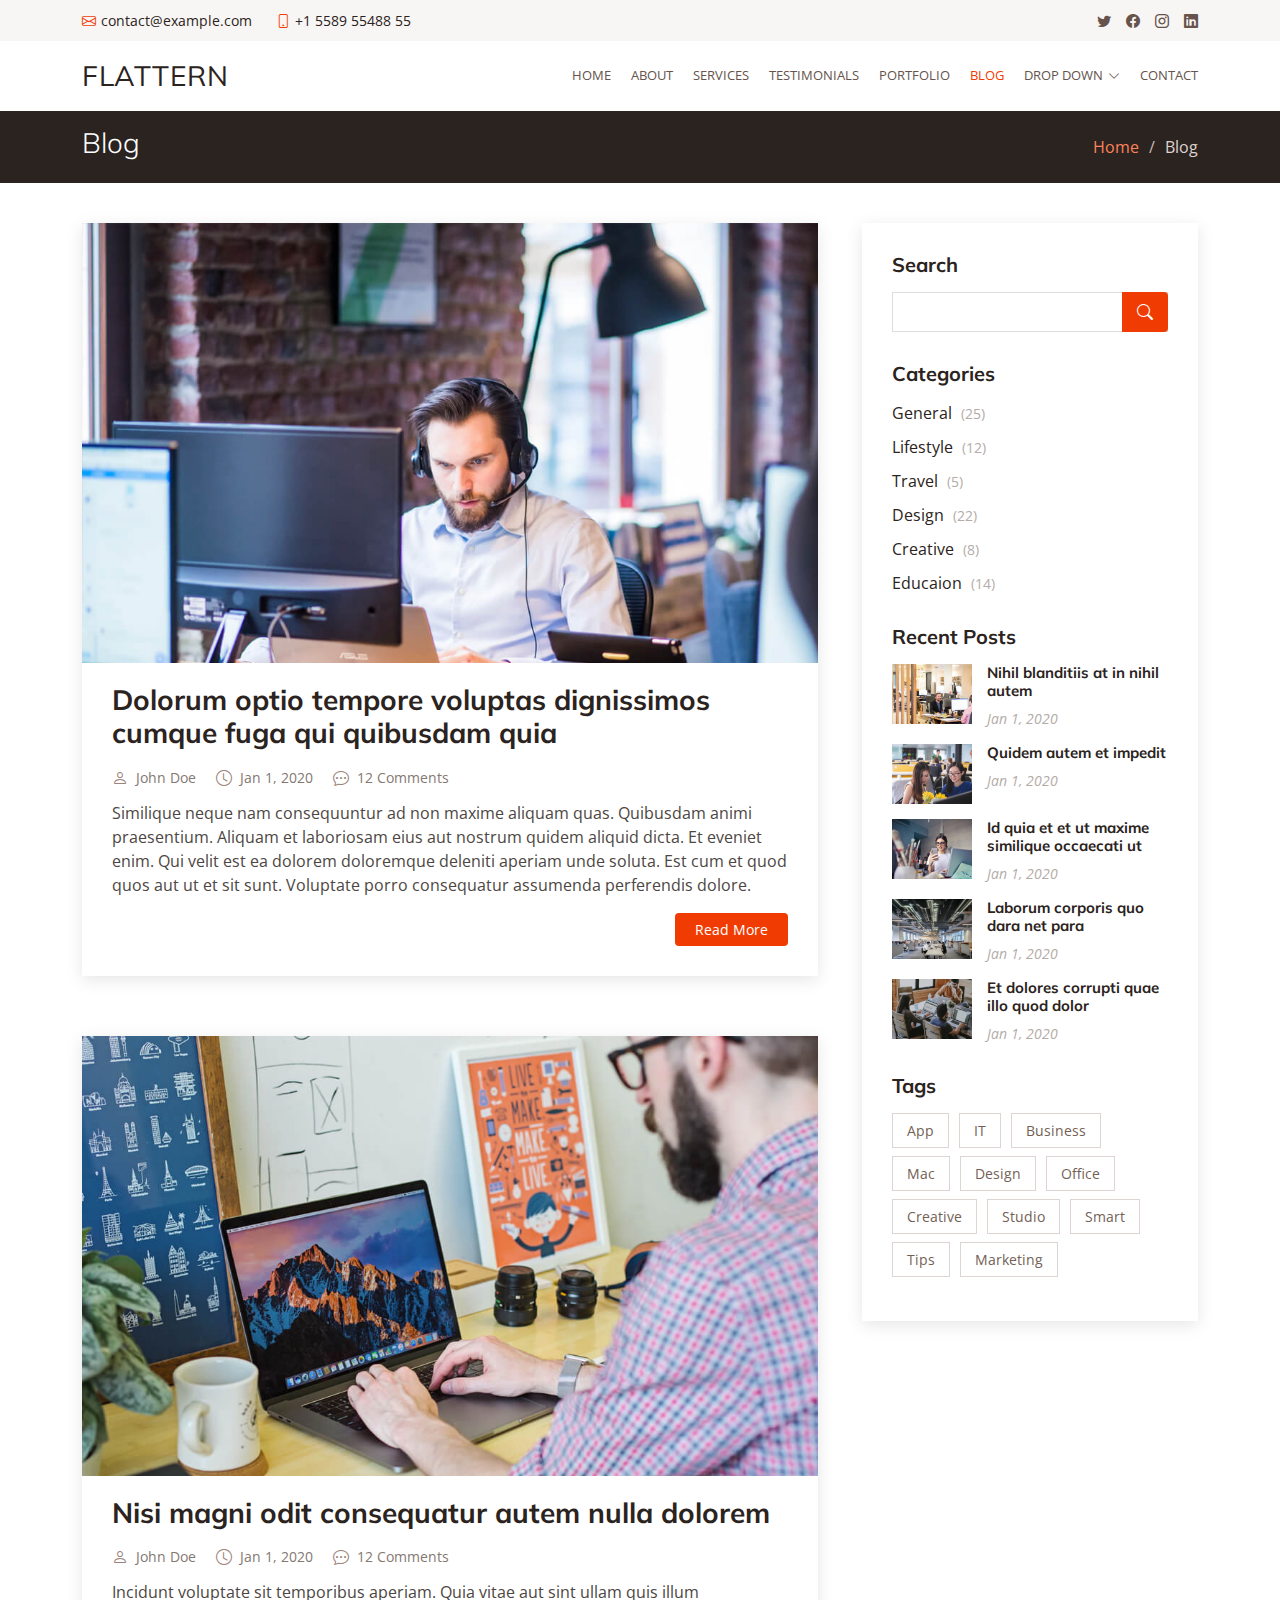
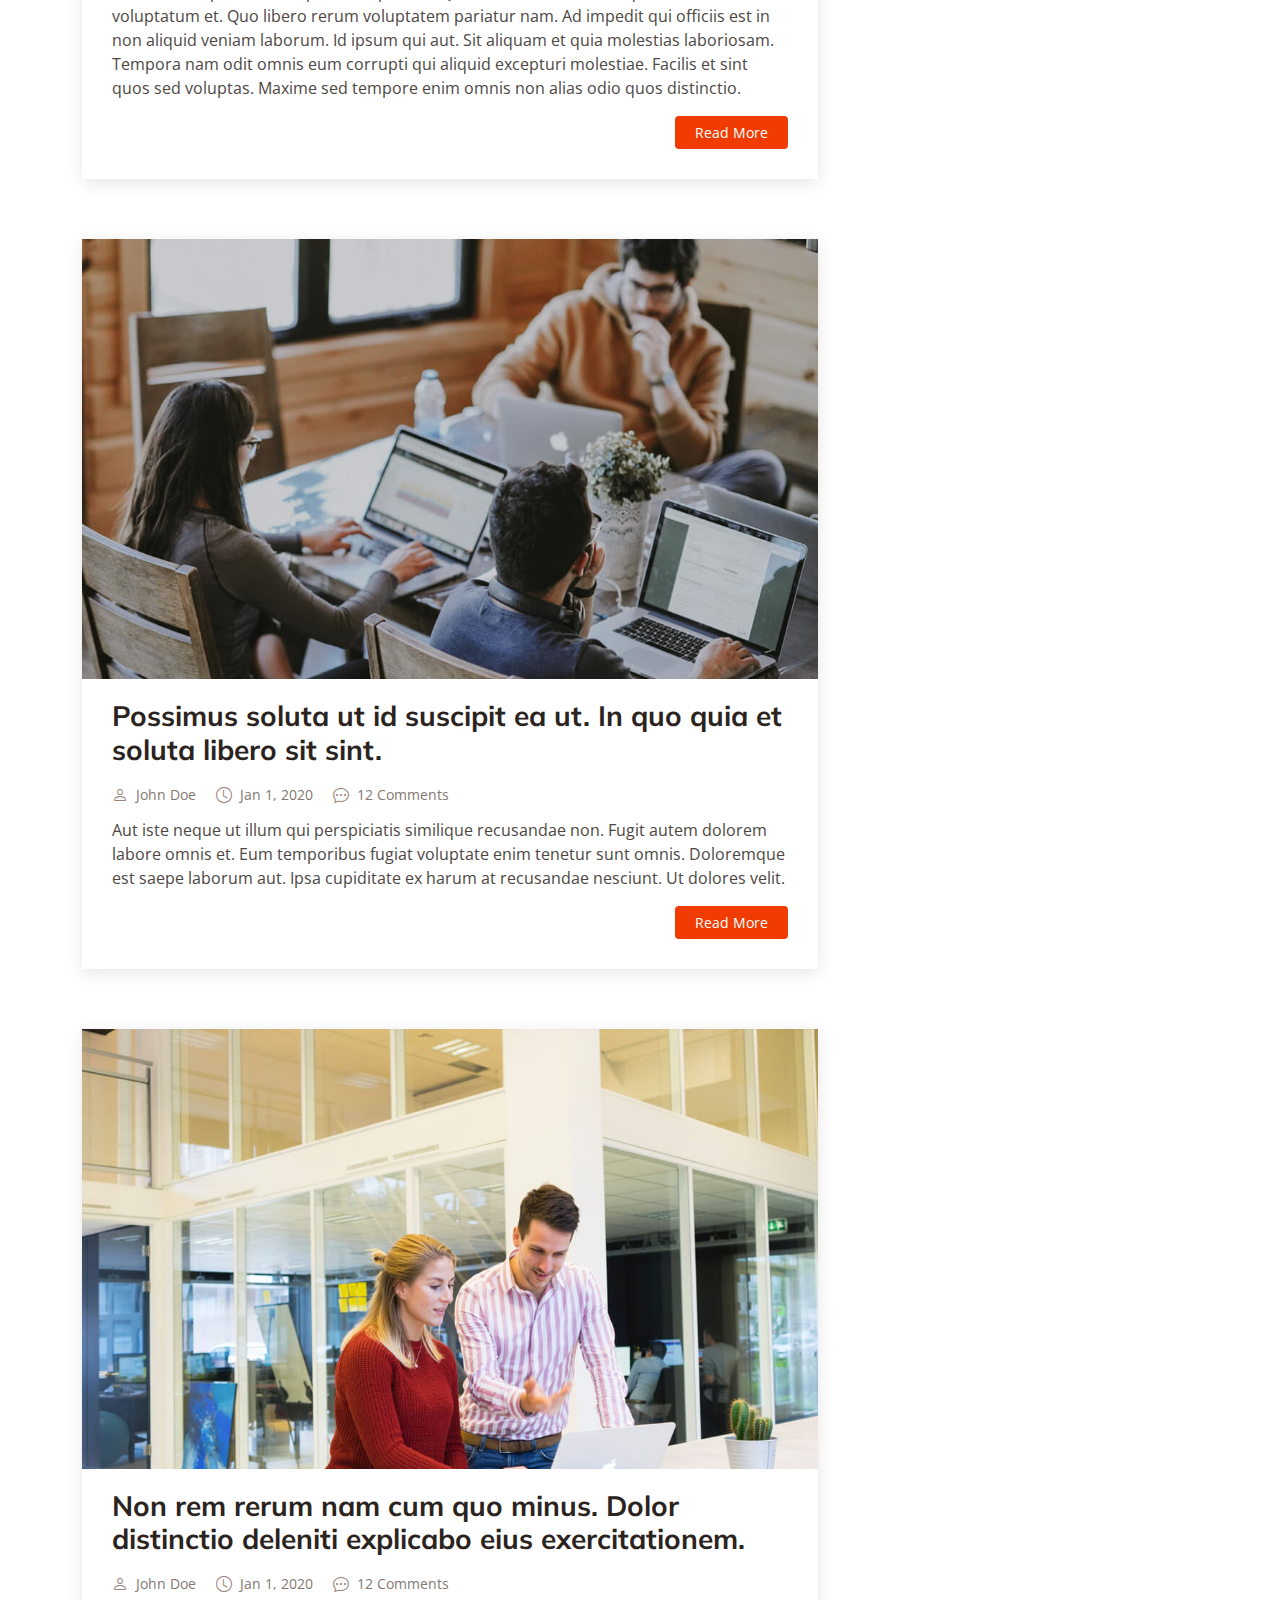
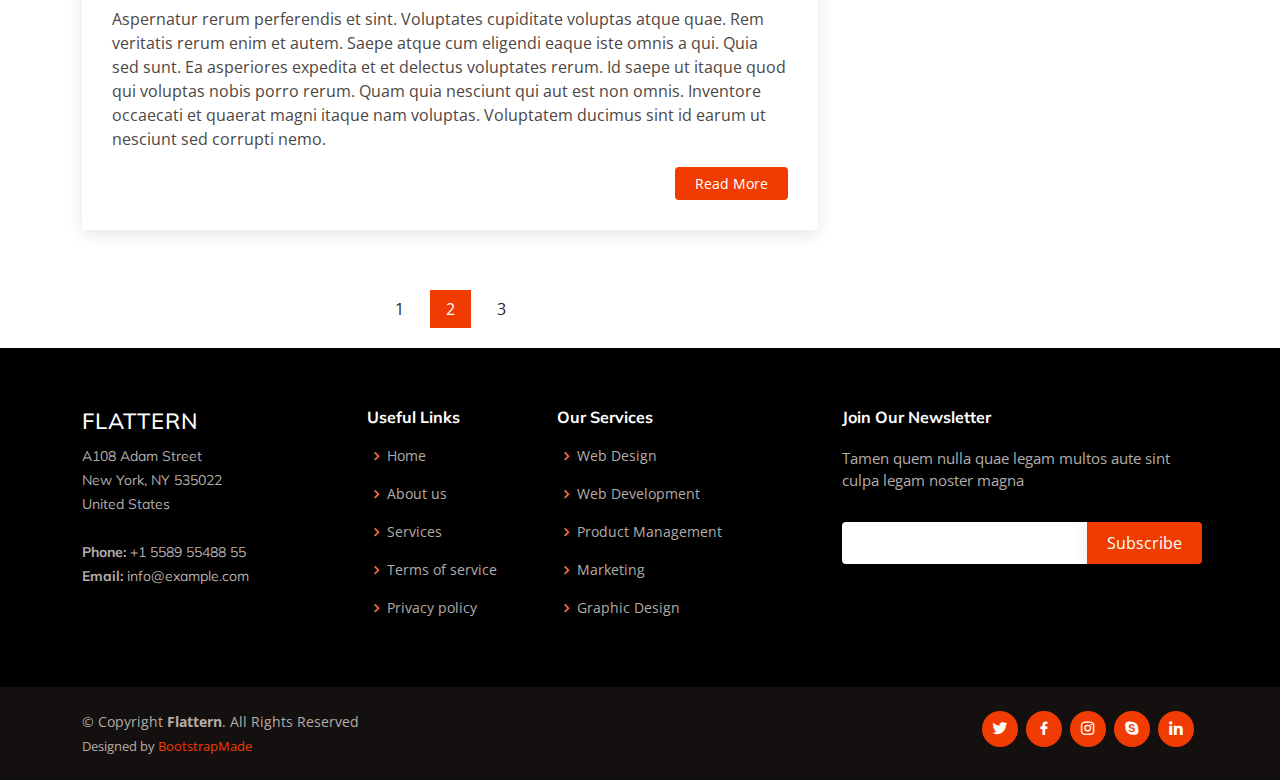
<file: blog.html>
<!DOCTYPE html>
<html lang="en">

<head>
  <meta charset="utf-8">
  <meta content="width=device-width, initial-scale=1.0" name="viewport">

  <title>Blog - Flattern Bootstrap Template</title>
  <meta content="" name="description">
  <meta content="" name="keywords">

  <!-- Favicons -->
  <link href="assets/img/favicon.png" rel="icon">
  <link href="assets/img/apple-touch-icon.png" rel="apple-touch-icon">

  <!-- Google Fonts -->
  <link href="https://fonts.googleapis.com/css?family=Open+Sans:300,300i,400,400i,600,600i,700,700i|Muli:300,300i,400,400i,500,500i,600,600i,700,700i|Poppins:300,300i,400,400i,500,500i,600,600i,700,700i" rel="stylesheet">

  <!-- Vendor CSS Files -->
  <link href="assets/vendor/animate.css/animate.min.css" rel="stylesheet">
  <link href="assets/vendor/aos/aos.css" rel="stylesheet">
  <link href="assets/vendor/bootstrap/css/bootstrap.min.css" rel="stylesheet">
  <link href="assets/vendor/bootstrap-icons/bootstrap-icons.css" rel="stylesheet">
  <link href="assets/vendor/boxicons/css/boxicons.min.css" rel="stylesheet">
  <link href="assets/vendor/glightbox/css/glightbox.min.css" rel="stylesheet">
  <link href="assets/vendor/swiper/swiper-bundle.min.css" rel="stylesheet">

  <!-- Template Main CSS File -->
  <link href="assets/css/style.css" rel="stylesheet">

  <!-- =======================================================
  * Template Name: Flattern
  * Template URL: https://bootstrapmade.com/flattern-multipurpose-bootstrap-template/
  * Updated: Mar 17 2024 with Bootstrap v5.3.3
  * Author: BootstrapMade.com
  * License: https://bootstrapmade.com/license/
  ======================================================== -->
</head>

<body>

  <!-- ======= Top Bar ======= -->
  <section id="topbar" class="d-flex align-items-center">
    <div class="container d-flex justify-content-center justify-content-md-between">
      <div class="contact-info d-flex align-items-center">
        <i class="bi bi-envelope d-flex align-items-center"><a href="mailto:contact@example.com">contact@example.com</a></i>
        <i class="bi bi-phone d-flex align-items-center ms-4"><span>+1 5589 55488 55</span></i>
      </div>
      <div class="social-links d-none d-md-flex align-items-center">
        <a href="#" class="twitter"><i class="bi bi-twitter"></i></a>
        <a href="#" class="facebook"><i class="bi bi-facebook"></i></a>
        <a href="#" class="instagram"><i class="bi bi-instagram"></i></a>
        <a href="#" class="linkedin"><i class="bi bi-linkedin"></i></i></a>
      </div>
    </div>
  </section>

  <!-- ======= Header ======= -->
  <header id="header" class="d-flex align-items-center">
    <div class="container d-flex justify-content-between">

      <div class="logo">
        <h1 class="text-light"><a href="index.html">Flattern</a></h1>
        <!-- Uncomment below if you prefer to use an image logo -->
        <!-- <a href="index.html"><img src="assets/img/logo.png" alt="" class="img-fluid"></a>-->
      </div>

      <nav id="navbar" class="navbar">
        <ul>
          <li><a href="index.html">Home</a></li>
          <li><a href="about.html">About</a></li>
          <li><a href="services.html">Services</a></li>
          <li><a href="testimonials.html">Testimonials</a></li>
          <!-- <li><a href="pricing.html">Pricing</a></li> -->
          <li><a href="portfolio.html">Portfolio</a></li>
          <li><a class="active" href="blog.html">Blog</a></li>
          <li class="dropdown"><a href="#"><span>Drop Down</span> <i class="bi bi-chevron-down"></i></a>
            <ul>
              <li><a href="#">Drop Down 1</a></li>
              <li class="dropdown"><a href="#"><span>Deep Drop Down</span> <i class="bi bi-chevron-right"></i></a>
                <ul>
                  <li><a href="#">Deep Drop Down 1</a></li>
                  <li><a href="#">Deep Drop Down 2</a></li>
                  <li><a href="#">Deep Drop Down 3</a></li>
                  <li><a href="#">Deep Drop Down 4</a></li>
                  <li><a href="#">Deep Drop Down 5</a></li>
                </ul>
              </li>
              <li><a href="#">Drop Down 2</a></li>
              <li><a href="#">Drop Down 3</a></li>
              <li><a href="#">Drop Down 4</a></li>
            </ul>
          </li>
          <li><a href="contact.html">Contact</a></li>
        </ul>
        <i class="bi bi-list mobile-nav-toggle"></i>
      </nav><!-- .navbar -->

    </div>
  </header><!-- End Header -->

  <main id="main">

    <!-- ======= Breadcrumbs ======= -->
    <section id="breadcrumbs" class="breadcrumbs">
      <div class="container">

        <div class="d-flex justify-content-between align-items-center">
          <h2>Blog</h2>
          <ol>
            <li><a href="index.html">Home</a></li>
            <li>Blog</li>
          </ol>
        </div>

      </div>
    </section><!-- End Breadcrumbs -->

    <!-- ======= Blog Section ======= -->
    <section id="blog" class="blog">
      <div class="container" data-aos="fade-up">

        <div class="row">

          <div class="col-lg-8 entries">

            <article class="entry">

              <div class="entry-img">
                <img src="assets/img/blog/blog-1.jpg" alt="" class="img-fluid">
              </div>

              <h2 class="entry-title">
                <a href="blog-single.html">Dolorum optio tempore voluptas dignissimos cumque fuga qui quibusdam quia</a>
              </h2>

              <div class="entry-meta">
                <ul>
                  <li class="d-flex align-items-center"><i class="bi bi-person"></i> <a href="blog-single.html">John Doe</a></li>
                  <li class="d-flex align-items-center"><i class="bi bi-clock"></i> <a href="blog-single.html"><time datetime="2020-01-01">Jan 1, 2020</time></a></li>
                  <li class="d-flex align-items-center"><i class="bi bi-chat-dots"></i> <a href="blog-single.html">12 Comments</a></li>
                </ul>
              </div>

              <div class="entry-content">
                <p>
                  Similique neque nam consequuntur ad non maxime aliquam quas. Quibusdam animi praesentium. Aliquam et laboriosam eius aut nostrum quidem aliquid dicta.
                  Et eveniet enim. Qui velit est ea dolorem doloremque deleniti aperiam unde soluta. Est cum et quod quos aut ut et sit sunt. Voluptate porro consequatur assumenda perferendis dolore.
                </p>
                <div class="read-more">
                  <a href="blog-single.html">Read More</a>
                </div>
              </div>

            </article><!-- End blog entry -->

            <article class="entry">

              <div class="entry-img">
                <img src="assets/img/blog/blog-2.jpg" alt="" class="img-fluid">
              </div>

              <h2 class="entry-title">
                <a href="blog-single.html">Nisi magni odit consequatur autem nulla dolorem</a>
              </h2>

              <div class="entry-meta">
                <ul>
                  <li class="d-flex align-items-center"><i class="bi bi-person"></i> <a href="blog-single.html">John Doe</a></li>
                  <li class="d-flex align-items-center"><i class="bi bi-clock"></i> <a href="blog-single.html"><time datetime="2020-01-01">Jan 1, 2020</time></a></li>
                  <li class="d-flex align-items-center"><i class="bi bi-chat-dots"></i> <a href="blog-single.html">12 Comments</a></li>
                </ul>
              </div>

              <div class="entry-content">
                <p>
                  Incidunt voluptate sit temporibus aperiam. Quia vitae aut sint ullam quis illum voluptatum et. Quo libero rerum voluptatem pariatur nam.
                  Ad impedit qui officiis est in non aliquid veniam laborum. Id ipsum qui aut. Sit aliquam et quia molestias laboriosam. Tempora nam odit omnis eum corrupti qui aliquid excepturi molestiae. Facilis et sint quos sed voluptas. Maxime sed tempore enim omnis non alias odio quos distinctio.
                </p>
                <div class="read-more">
                  <a href="blog-single.html">Read More</a>
                </div>
              </div>

            </article><!-- End blog entry -->

            <article class="entry">

              <div class="entry-img">
                <img src="assets/img/blog/blog-3.jpg" alt="" class="img-fluid">
              </div>

              <h2 class="entry-title">
                <a href="blog-single.html">Possimus soluta ut id suscipit ea ut. In quo quia et soluta libero sit sint.</a>
              </h2>

              <div class="entry-meta">
                <ul>
                  <li class="d-flex align-items-center"><i class="bi bi-person"></i> <a href="blog-single.html">John Doe</a></li>
                  <li class="d-flex align-items-center"><i class="bi bi-clock"></i> <a href="blog-single.html"><time datetime="2020-01-01">Jan 1, 2020</time></a></li>
                  <li class="d-flex align-items-center"><i class="bi bi-chat-dots"></i> <a href="blog-single.html">12 Comments</a></li>
                </ul>
              </div>

              <div class="entry-content">
                <p>
                  Aut iste neque ut illum qui perspiciatis similique recusandae non. Fugit autem dolorem labore omnis et. Eum temporibus fugiat voluptate enim tenetur sunt omnis.
                  Doloremque est saepe laborum aut. Ipsa cupiditate ex harum at recusandae nesciunt. Ut dolores velit.
                </p>
                <div class="read-more">
                  <a href="blog-single.html">Read More</a>
                </div>
              </div>

            </article><!-- End blog entry -->

            <article class="entry">

              <div class="entry-img">
                <img src="assets/img/blog/blog-4.jpg" alt="" class="img-fluid">
              </div>

              <h2 class="entry-title">
                <a href="blog-single.html">Non rem rerum nam cum quo minus. Dolor distinctio deleniti explicabo eius exercitationem.</a>
              </h2>

              <div class="entry-meta">
                <ul>
                  <li class="d-flex align-items-center"><i class="bi bi-person"></i> <a href="blog-single.html">John Doe</a></li>
                  <li class="d-flex align-items-center"><i class="bi bi-clock"></i> <a href="blog-single.html"><time datetime="2020-01-01">Jan 1, 2020</time></a></li>
                  <li class="d-flex align-items-center"><i class="bi bi-chat-dots"></i> <a href="blog-single.html">12 Comments</a></li>
                </ul>
              </div>

              <div class="entry-content">
                <p>
                  Aspernatur rerum perferendis et sint. Voluptates cupiditate voluptas atque quae. Rem veritatis rerum enim et autem. Saepe atque cum eligendi eaque iste omnis a qui.
                  Quia sed sunt. Ea asperiores expedita et et delectus voluptates rerum. Id saepe ut itaque quod qui voluptas nobis porro rerum. Quam quia nesciunt qui aut est non omnis. Inventore occaecati et quaerat magni itaque nam voluptas. Voluptatem ducimus sint id earum ut nesciunt sed corrupti nemo.
                </p>
                <div class="read-more">
                  <a href="blog-single.html">Read More</a>
                </div>
              </div>

            </article><!-- End blog entry -->

            <div class="blog-pagination">
              <ul class="justify-content-center">
                <li><a href="#">1</a></li>
                <li class="active"><a href="#">2</a></li>
                <li><a href="#">3</a></li>
              </ul>
            </div>

          </div><!-- End blog entries list -->

          <div class="col-lg-4">

            <div class="sidebar">

              <h3 class="sidebar-title">Search</h3>
              <div class="sidebar-item search-form">
                <form action="">
                  <input type="text">
                  <button type="submit"><i class="bi bi-search"></i></button>
                </form>
              </div><!-- End sidebar search formn-->

              <h3 class="sidebar-title">Categories</h3>
              <div class="sidebar-item categories">
                <ul>
                  <li><a href="#">General <span>(25)</span></a></li>
                  <li><a href="#">Lifestyle <span>(12)</span></a></li>
                  <li><a href="#">Travel <span>(5)</span></a></li>
                  <li><a href="#">Design <span>(22)</span></a></li>
                  <li><a href="#">Creative <span>(8)</span></a></li>
                  <li><a href="#">Educaion <span>(14)</span></a></li>
                </ul>
              </div><!-- End sidebar categories-->

              <h3 class="sidebar-title">Recent Posts</h3>
              <div class="sidebar-item recent-posts">
                <div class="post-item clearfix">
                  <img src="assets/img/blog/blog-recent-1.jpg" alt="">
                  <h4><a href="blog-single.html">Nihil blanditiis at in nihil autem</a></h4>
                  <time datetime="2020-01-01">Jan 1, 2020</time>
                </div>

                <div class="post-item clearfix">
                  <img src="assets/img/blog/blog-recent-2.jpg" alt="">
                  <h4><a href="blog-single.html">Quidem autem et impedit</a></h4>
                  <time datetime="2020-01-01">Jan 1, 2020</time>
                </div>

                <div class="post-item clearfix">
                  <img src="assets/img/blog/blog-recent-3.jpg" alt="">
                  <h4><a href="blog-single.html">Id quia et et ut maxime similique occaecati ut</a></h4>
                  <time datetime="2020-01-01">Jan 1, 2020</time>
                </div>

                <div class="post-item clearfix">
                  <img src="assets/img/blog/blog-recent-4.jpg" alt="">
                  <h4><a href="blog-single.html">Laborum corporis quo dara net para</a></h4>
                  <time datetime="2020-01-01">Jan 1, 2020</time>
                </div>

                <div class="post-item clearfix">
                  <img src="assets/img/blog/blog-recent-5.jpg" alt="">
                  <h4><a href="blog-single.html">Et dolores corrupti quae illo quod dolor</a></h4>
                  <time datetime="2020-01-01">Jan 1, 2020</time>
                </div>

              </div><!-- End sidebar recent posts-->

              <h3 class="sidebar-title">Tags</h3>
              <div class="sidebar-item tags">
                <ul>
                  <li><a href="#">App</a></li>
                  <li><a href="#">IT</a></li>
                  <li><a href="#">Business</a></li>
                  <li><a href="#">Mac</a></li>
                  <li><a href="#">Design</a></li>
                  <li><a href="#">Office</a></li>
                  <li><a href="#">Creative</a></li>
                  <li><a href="#">Studio</a></li>
                  <li><a href="#">Smart</a></li>
                  <li><a href="#">Tips</a></li>
                  <li><a href="#">Marketing</a></li>
                </ul>
              </div><!-- End sidebar tags-->

            </div><!-- End sidebar -->

          </div><!-- End blog sidebar -->

        </div>

      </div>
    </section><!-- End Blog Section -->

  </main><!-- End #main -->

  <!-- ======= Footer ======= -->
  <footer id="footer">

    <div class="footer-top">
      <div class="container">
        <div class="row">

          <div class="col-lg-3 col-md-6 footer-contact">
            <h3>Flattern</h3>
            <p>
              A108 Adam Street <br>
              New York, NY 535022<br>
              United States <br><br>
              <strong>Phone:</strong> +1 5589 55488 55<br>
              <strong>Email:</strong> info@example.com<br>
            </p>
          </div>

          <div class="col-lg-2 col-md-6 footer-links">
            <h4>Useful Links</h4>
            <ul>
              <li><i class="bx bx-chevron-right"></i> <a href="#">Home</a></li>
              <li><i class="bx bx-chevron-right"></i> <a href="#">About us</a></li>
              <li><i class="bx bx-chevron-right"></i> <a href="#">Services</a></li>
              <li><i class="bx bx-chevron-right"></i> <a href="#">Terms of service</a></li>
              <li><i class="bx bx-chevron-right"></i> <a href="#">Privacy policy</a></li>
            </ul>
          </div>

          <div class="col-lg-3 col-md-6 footer-links">
            <h4>Our Services</h4>
            <ul>
              <li><i class="bx bx-chevron-right"></i> <a href="#">Web Design</a></li>
              <li><i class="bx bx-chevron-right"></i> <a href="#">Web Development</a></li>
              <li><i class="bx bx-chevron-right"></i> <a href="#">Product Management</a></li>
              <li><i class="bx bx-chevron-right"></i> <a href="#">Marketing</a></li>
              <li><i class="bx bx-chevron-right"></i> <a href="#">Graphic Design</a></li>
            </ul>
          </div>

          <div class="col-lg-4 col-md-6 footer-newsletter">
            <h4>Join Our Newsletter</h4>
            <p>Tamen quem nulla quae legam multos aute sint culpa legam noster magna</p>
            <form action="" method="post">
              <input type="email" name="email"><input type="submit" value="Subscribe">
            </form>
          </div>

        </div>
      </div>
    </div>

    <div class="container d-md-flex py-4">

      <div class="me-md-auto text-center text-md-start">
        <div class="copyright">
          &copy; Copyright <strong><span>Flattern</span></strong>. All Rights Reserved
        </div>
        <div class="credits">
          <!-- All the links in the footer should remain intact. -->
          <!-- You can delete the links only if you purchased the pro version. -->
          <!-- Licensing information: https://bootstrapmade.com/license/ -->
          <!-- Purchase the pro version with working PHP/AJAX contact form: https://bootstrapmade.com/flattern-multipurpose-bootstrap-template/ -->
          Designed by <a href="https://bootstrapmade.com/">BootstrapMade</a>
        </div>
      </div>
      <div class="social-links text-center text-md-right pt-3 pt-md-0">
        <a href="#" class="twitter"><i class="bx bxl-twitter"></i></a>
        <a href="#" class="facebook"><i class="bx bxl-facebook"></i></a>
        <a href="#" class="instagram"><i class="bx bxl-instagram"></i></a>
        <a href="#" class="google-plus"><i class="bx bxl-skype"></i></a>
        <a href="#" class="linkedin"><i class="bx bxl-linkedin"></i></a>
      </div>
    </div>
  </footer><!-- End Footer -->

  <a href="#" class="back-to-top d-flex align-items-center justify-content-center"><i class="bi bi-arrow-up-short"></i></a>

  <!-- Vendor JS Files -->
  <script src="assets/vendor/aos/aos.js"></script>
  <script src="assets/vendor/bootstrap/js/bootstrap.bundle.min.js"></script>
  <script src="assets/vendor/glightbox/js/glightbox.min.js"></script>
  <script src="assets/vendor/isotope-layout/isotope.pkgd.min.js"></script>
  <script src="assets/vendor/swiper/swiper-bundle.min.js"></script>
  <script src="assets/vendor/waypoints/noframework.waypoints.js"></script>
  <script src="assets/vendor/php-email-form/validate.js"></script>

  <!-- Template Main JS File -->
  <script src="assets/js/main.js"></script>

</body>

</html>
</file>
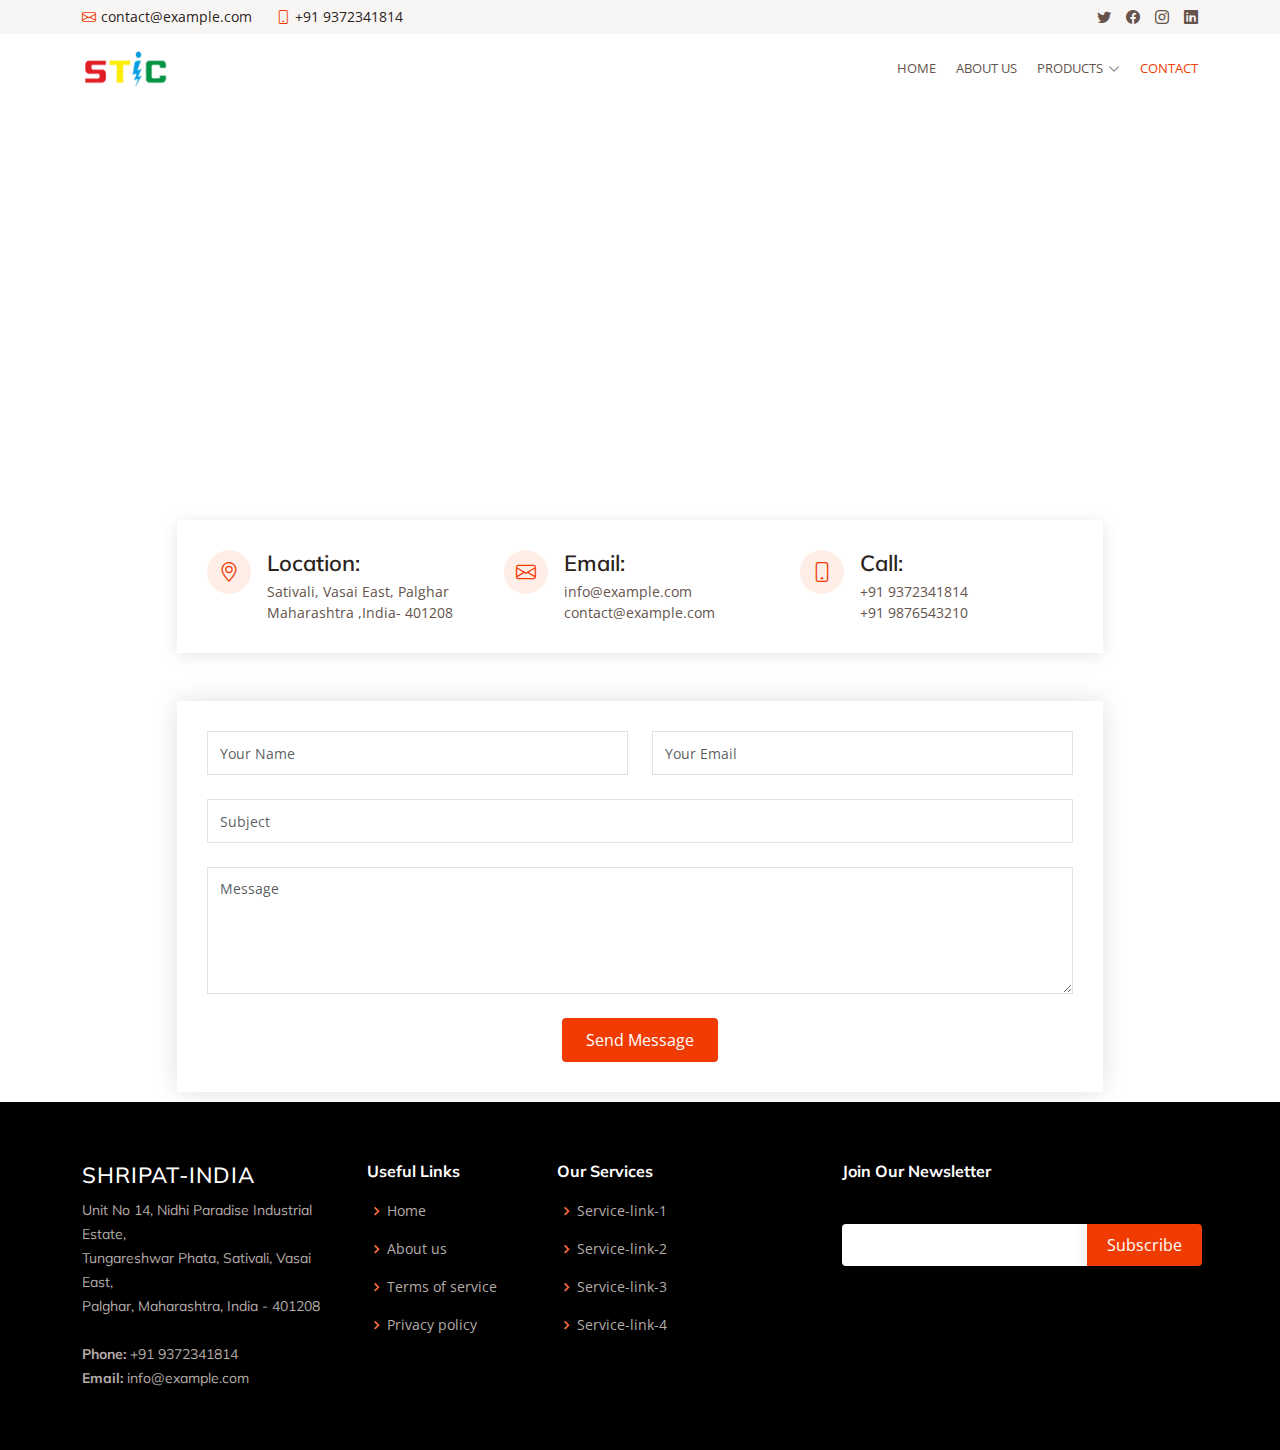
<file: contact.html>
<!DOCTYPE html>
<html lang="en">

<head>
  <meta charset="utf-8">
  <meta content="width=device-width, initial-scale=1.0" name="viewport">

  <title>Contact - Flattern Bootstrap Template</title>
  <meta content="" name="description">
  <meta content="" name="keywords">

  <!-- Favicons -->
  <link href="assets/img/favicon.png" rel="icon">
  <link href="assets/img/apple-touch-icon.png" rel="apple-touch-icon">

  <!-- Google Fonts -->
  <link href="https://fonts.googleapis.com/css?family=Open+Sans:300,300i,400,400i,600,600i,700,700i|Muli:300,300i,400,400i,500,500i,600,600i,700,700i|Poppins:300,300i,400,400i,500,500i,600,600i,700,700i" rel="stylesheet">

  <!-- Vendor CSS Files -->
  <link href="assets/vendor/animate.css/animate.min.css" rel="stylesheet">
  <link href="assets/vendor/aos/aos.css" rel="stylesheet">
  <link href="assets/vendor/bootstrap/css/bootstrap.min.css" rel="stylesheet">
  <link href="assets/vendor/bootstrap-icons/bootstrap-icons.css" rel="stylesheet">
  <link href="assets/vendor/boxicons/css/boxicons.min.css" rel="stylesheet">
  <link href="assets/vendor/glightbox/css/glightbox.min.css" rel="stylesheet">
  <link href="assets/vendor/swiper/swiper-bundle.min.css" rel="stylesheet">

  <!-- Template Main CSS File -->
  <link href="assets/css/style.css" rel="stylesheet">

  <!-- =======================================================
  * Template Name: Flattern
  * Template URL: https://bootstrapmade.com/flattern-multipurpose-bootstrap-template/
  * Updated: Mar 17 2024 with Bootstrap v5.3.3
  * Author: BootstrapMade.com
  * License: https://bootstrapmade.com/license/
  ======================================================== -->
</head>

<body>

  <!-- ======= Top Bar ======= -->
  <section id="topbar" class="d-flex align-items-center">
    <div class="container d-flex justify-content-center justify-content-md-between">
      <div class="contact-info d-flex align-items-center">
        <i class="bi bi-envelope d-flex align-items-center"><a href="mailto:contact@example.com">contact@example.com</a></i>
        <i class="bi bi-phone d-flex align-items-center ms-4"><a href="tel:9372341814">+91 9372341814</a></i>
        <!-- <i class="bi bi-phone d-flex align-items-center ms-4"><span>+91 9372341814</span></i> -->
      </div>
      <div class="social-links d-none d-md-flex align-items-center">
        <a href="#" class="twitter"><i class="bi bi-twitter"></i></a>
        <a href="#" class="facebook"><i class="bi bi-facebook"></i></a>
        <a href="#" class="instagram"><i class="bi bi-instagram"></i></a>
        <a href="#" class="linkedin"><i class="bi bi-linkedin"></i></i></a>
      </div>
    </div>
  </section>

  <!-- ======= Header ======= -->
  <header id="header" class="d-flex align-items-center">
    <div class="container d-flex justify-content-between">

      <div class="logo">
        <!-- <h1 class="text-light"><a href="index.html">Flattern</a></h1> -->
        <!-- Uncomment below if you prefer to use an image logo -->
        <a href="index.html"><img src="assets/img/logo/logo2.png" alt="" class="img-fluid"></a>
      </div>

      <nav id="navbar" class="navbar">
        <ul>
          <li><a href="index.html">Home</a></li>
          <li><a href="about.html">About Us</a></li>
          <!-- <li><a href="services.html">Services</a></li> -->
          <!-- <li><a href="testimonials.html">Testimonials</a></li> -->
          <!-- <li><a href="pricing.html">Pricing</a></li> -->
          <!-- <li><a href="portfolio.html">Products</a></li> -->
          <!-- <li><a href="blog.html">Blog</a></li> -->
          <li class="dropdown"><a href="#"><span>Products</span> <i class="bi bi-chevron-down"></i></a>
            <ul>
              <li><a href="portfolio.html">EASYCON - Shear Bolter Connectors</a></li>
<!--               <li class="dropdown"><a href="#"><span>Deep Drop Down</span> <i class="bi bi-chevron-right"></i></a>
                <ul>
                  <li><a href="#">Deep Drop Down 1</a></li>
                  <li><a href="#">Deep Drop Down 2</a></li>
                  <li><a href="#">Deep Drop Down 3</a></li>
                  <li><a href="#">Deep Drop Down 4</a></li>
                  <li><a href="#">Deep Drop Down 5</a></li>
                </ul>
              </li> -->
              <li><a href="#">TUSKER - Equipment Terminals</a></li>
              <li><a href="#">KRIMPKON - Crimped Connectors</a></li>
              <li><a href="#">EASY - SHREENK LV Joint</a></li>
              <li><a href="#">KANGARU - Smart Insulated Jumpers</a></li>
              <li><a href="#">LVABC, MVABC, MVCC Accessories</a></li>
              <li><a href="#">Clamping Solutions</a></li>
              <li><a href="#">Electrical Insulation Solutions</a></li>
              <li><a href="#">Customized Solutions</a></li>
              <li><a href="#">Smart & Digital IIoT</a></li>
              <li><a href="#">Railways</a></li>
              <li><a href="#">Services</a></li>
            </ul>
          </li>
          <li><a class="active" href="contact.html">Contact</a></li>
        </ul>
        <i class="bi bi-list mobile-nav-toggle"></i>
      </nav><!-- .navbar -->

    </div>
  </header><!-- End Header -->

  <main id="main">

    <!-- ======= Breadcrumbs ======= -->
<!--     <section id="breadcrumbs" class="breadcrumbs">
      <div class="container">

        <div class="d-flex justify-content-between align-items-center">
          <h2>Contact</h2>
          <ol>
            <li><a href="index.html">Home</a></li>
            <li>Contact</li>
          </ol>
        </div>

      </div>
    </section> --><!-- End Breadcrumbs -->

    <!-- ======= Contact Section ======= -->
    <div class="map-section">
      <!-- <iframe style="border:0; width: 100%; height: 350px;" src="https://www.google.com/maps/embed?pb=!1m14!1m8!1m3!1d12097.433213460943!2d-74.0062269!3d40.7101282!3m2!1i1024!2i768!4f13.1!3m3!1m2!1s0x0%3A0xb89d1fe6bc499443!2sDowntown+Conference+Center!5e0!3m2!1smk!2sbg!4v1539943755621" frameborder="0" allowfullscreen></iframe> -->
      <iframe style="border:0; width: 100%; height: 350px;" src="https://www.google.com/maps/embed?pb=!1m18!1m12!1m3!1d3763.032117183948!2d72.87580077633082!3d19.411018241367568!2m3!1f0!2f0!3f0!3m2!1i1024!2i768!4f13.1!3m3!1m2!1s0x3be7a982e2d5aedf%3A0xd1d0ff1ce3715935!2sSHRIPAT%20Tech-Innovation%20Corporation!5e0!3m2!1sen!2sin!4v1711896464573!5m2!1sen!2sin" frameborder="0" allowfullscreen></iframe>
    </div>

    <section id="contact" class="contact">
      <div class="container">

        <div class="row justify-content-center" data-aos="fade-up">

          <div class="col-lg-10">

            <div class="info-wrap">
              <div class="row">
                <div class="col-lg-4 info">
                  <i class="bi bi-geo-alt"></i>
                  <h4>Location:</h4>
                  <p>Sativali, Vasai East, Palghar <br>Maharashtra ,India- 401208 </p>
                </div>

                <div class="col-lg-4 info mt-4 mt-lg-0">
                  <i class="bi bi-envelope"></i>
                  <h4>Email:</h4>
                  <p>info@example.com<br>contact@example.com</p>
                </div>

                <div class="col-lg-4 info mt-4 mt-lg-0">
                  <i class="bi bi-phone"></i>
                  <h4>Call:</h4>
                  <p>+91 9372341814<br>+91 9876543210</p>
                </div>
              </div>
            </div>

          </div>

        </div>

        <div class="row mt-5 justify-content-center" data-aos="fade-up">
          <div class="col-lg-10">
            <form action="forms/contact.php" method="post" role="form" class="php-email-form">
              <div class="row">
                <div class="col-md-6 form-group">
                  <input type="text" name="name" class="form-control" id="name" placeholder="Your Name" required>
                </div>
                <div class="col-md-6 form-group mt-3 mt-md-0">
                  <input type="email" class="form-control" name="email" id="email" placeholder="Your Email" required>
                </div>
              </div>
              <div class="form-group mt-3">
                <input type="text" class="form-control" name="subject" id="subject" placeholder="Subject" required>
              </div>
              <div class="form-group mt-3">
                <textarea class="form-control" name="message" rows="5" placeholder="Message" required></textarea>
              </div>
              <div class="my-3">
                <div class="loading">Loading</div>
                <div class="error-message"></div>
                <div class="sent-message">Your message has been sent. Thank you!</div>
              </div>
              <div class="text-center"><button type="submit">Send Message</button></div>
            </form>
          </div>

        </div>

      </div>
    </section><!-- End Contact Section -->

  </main><!-- End #main -->

  <!-- ======= Footer ======= -->
  <footer id="footer">

    <div class="footer-top">
      <div class="container">
        <div class="row">

          <div class="col-lg-3 col-md-6 footer-contact">
            <h3>Shripat-India</h3>
            <p>
              Unit No 14, Nidhi Paradise Industrial Estate, <br>
              Tungareshwar Phata, Sativali, Vasai East, <br>
              Palghar, Maharashtra, India - 401208 
              <br><br>
              <strong>Phone:</strong> +91 9372341814<br>
              <strong>Email:</strong> info@example.com<br>
            </p>
          </div>

          <div class="col-lg-2 col-md-6 footer-links">
            <h4>Useful Links</h4>
            <ul>
              <li><i class="bx bx-chevron-right"></i> <a href="index.html">Home</a></li>
              <li><i class="bx bx-chevron-right"></i> <a href="about.html">About us</a></li>
              <!-- <li><i class="bx bx-chevron-right"></i> <a href="#">Services</a></li> -->
              <li><i class="bx bx-chevron-right"></i> <a href="#">Terms of service</a></li>
              <li><i class="bx bx-chevron-right"></i> <a href="#">Privacy policy</a></li>
            </ul>
          </div>

          <div class="col-lg-3 col-md-6 footer-links">
            <h4>Our Services</h4>
            <ul>
              <li><i class="bx bx-chevron-right"></i> <a href="#">Service-link-1</a></li>
              <li><i class="bx bx-chevron-right"></i> <a href="#">Service-link-2</a></li>
              <li><i class="bx bx-chevron-right"></i> <a href="#">Service-link-3</a></li>
              <li><i class="bx bx-chevron-right"></i> <a href="#">Service-link-4</a></li>
            </ul>
          </div>

          <div class="col-lg-4 col-md-6 footer-newsletter">
            <h4>Join Our Newsletter</h4>
            <!-- <p>Tamen quem nulla quae legam multos aute sint culpa legam noster magna</p> -->
            <form action="#" method="post">
              <input type="email" name="email"><input type="submit" value="Subscribe">
            </form>
          </div>

        </div>
      </div>
    </div>

    <!-- <div class="container d-md-flex py-4">

      <div class="me-md-auto text-center text-md-start">
        <div class="copyright">
          &copy; Copyright <strong><span>Flattern</span></strong>. All Rights Reserved
        </div>
        <div class="credits"> -->
          <!-- All the links in the footer should remain intact. -->
          <!-- You can delete the links only if you purchased the pro version. -->
          <!-- Licensing information: https://bootstrapmade.com/license/ -->
          <!-- Purchase the pro version with working PHP/AJAX contact form: https://bootstrapmade.com/flattern-multipurpose-bootstrap-template/ -->
          <!-- Designed by <a href="https://bootstrapmade.com/">BootstrapMade</a>
        </div>
      </div>
      <div class="social-links text-center text-md-right pt-3 pt-md-0">
        <a href="#" class="twitter"><i class="bx bxl-twitter"></i></a>
        <a href="#" class="facebook"><i class="bx bxl-facebook"></i></a>
        <a href="#" class="instagram"><i class="bx bxl-instagram"></i></a>
        <a href="#" class="google-plus"><i class="bx bxl-skype"></i></a>
        <a href="#" class="linkedin"><i class="bx bxl-linkedin"></i></a>
      </div>
    </div> -->
  </footer><!-- End Footer -->

  <a href="#" class="back-to-top d-flex align-items-center justify-content-center"><i class="bi bi-arrow-up-short"></i></a>

  <!-- Vendor JS Files -->
  <script src="assets/vendor/aos/aos.js"></script>
  <script src="assets/vendor/bootstrap/js/bootstrap.bundle.min.js"></script>
  <script src="assets/vendor/glightbox/js/glightbox.min.js"></script>
  <script src="assets/vendor/isotope-layout/isotope.pkgd.min.js"></script>
  <script src="assets/vendor/swiper/swiper-bundle.min.js"></script>
  <script src="assets/vendor/waypoints/noframework.waypoints.js"></script>
  <script src="assets/vendor/php-email-form/validate.js"></script>

  <!-- Template Main JS File -->
  <script src="assets/js/main.js"></script>

</body>

</html>
</file>
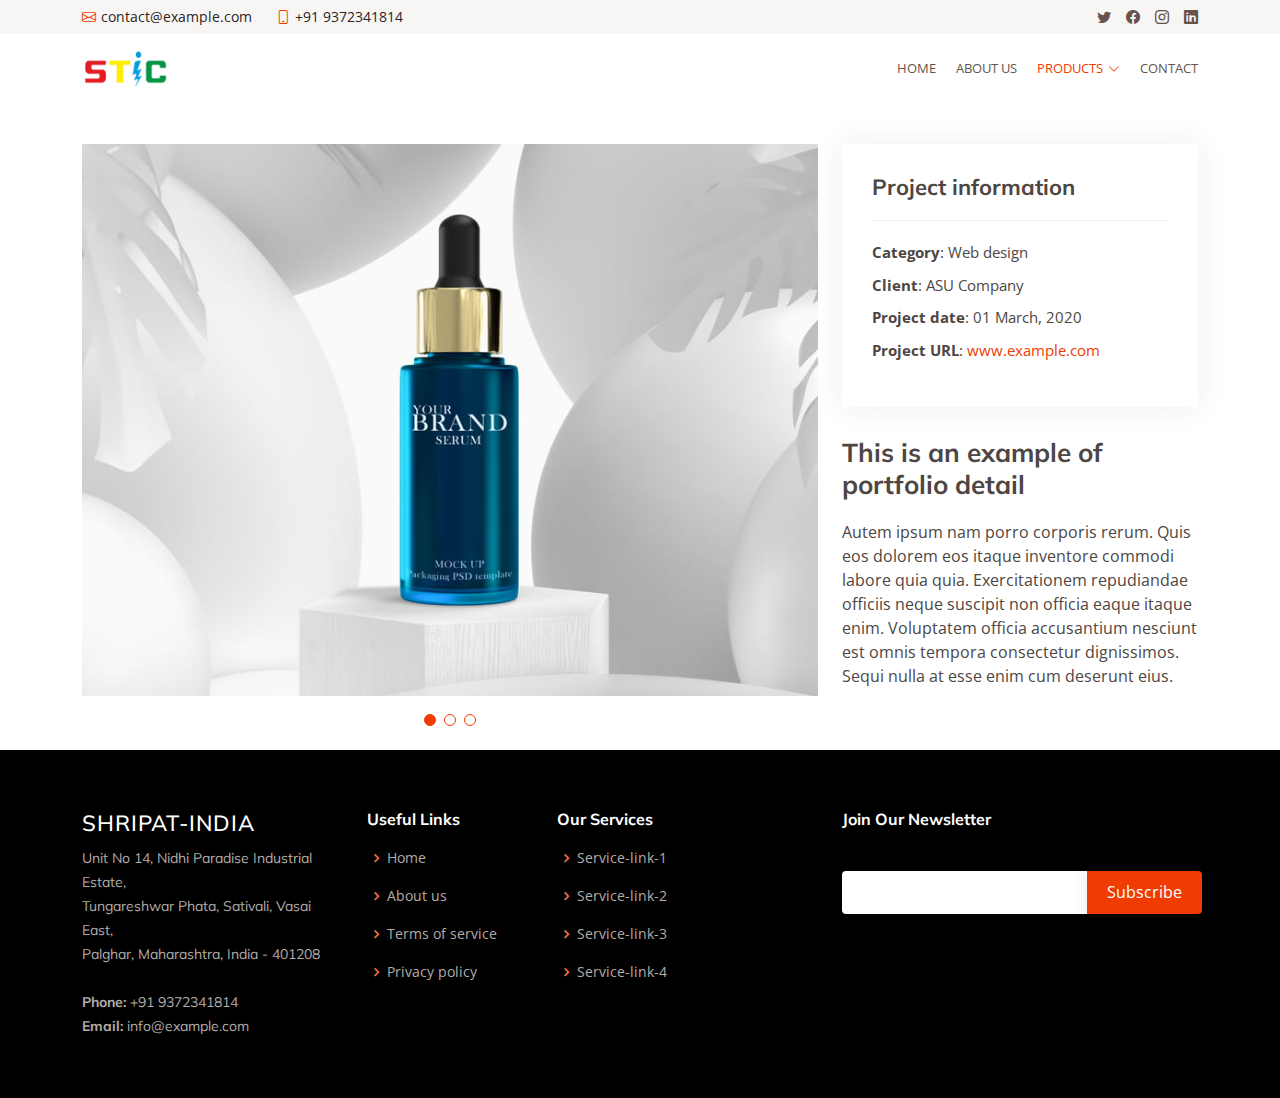
<file: portfolio-details.html>
<!DOCTYPE html>
<html lang="en">

<head>
  <meta charset="utf-8">
  <meta content="width=device-width, initial-scale=1.0" name="viewport">

  <title>Portfolio Details - Flattern Bootstrap Template</title>
  <meta content="" name="description">
  <meta content="" name="keywords">

  <!-- Favicons -->
  <link href="assets/img/favicon.png" rel="icon">
  <link href="assets/img/apple-touch-icon.png" rel="apple-touch-icon">

  <!-- Google Fonts -->
  <link href="https://fonts.googleapis.com/css?family=Open+Sans:300,300i,400,400i,600,600i,700,700i|Muli:300,300i,400,400i,500,500i,600,600i,700,700i|Poppins:300,300i,400,400i,500,500i,600,600i,700,700i" rel="stylesheet">

  <!-- Vendor CSS Files -->
  <link href="assets/vendor/animate.css/animate.min.css" rel="stylesheet">
  <link href="assets/vendor/aos/aos.css" rel="stylesheet">
  <link href="assets/vendor/bootstrap/css/bootstrap.min.css" rel="stylesheet">
  <link href="assets/vendor/bootstrap-icons/bootstrap-icons.css" rel="stylesheet">
  <link href="assets/vendor/boxicons/css/boxicons.min.css" rel="stylesheet">
  <link href="assets/vendor/glightbox/css/glightbox.min.css" rel="stylesheet">
  <link href="assets/vendor/swiper/swiper-bundle.min.css" rel="stylesheet">

  <!-- Template Main CSS File -->
  <link href="assets/css/style.css" rel="stylesheet">

  <!-- =======================================================
  * Template Name: Flattern
  * Template URL: https://bootstrapmade.com/flattern-multipurpose-bootstrap-template/
  * Updated: Mar 17 2024 with Bootstrap v5.3.3
  * Author: BootstrapMade.com
  * License: https://bootstrapmade.com/license/
  ======================================================== -->
</head>

<body>

  <!-- ======= Top Bar ======= -->
  <section id="topbar" class="d-flex align-items-center">
    <div class="container d-flex justify-content-center justify-content-md-between">
      <div class="contact-info d-flex align-items-center">
        <i class="bi bi-envelope d-flex align-items-center"><a href="mailto:contact@example.com">contact@example.com</a></i>
        <i class="bi bi-phone d-flex align-items-center ms-4"><a href="tel:9372341814">+91 9372341814</a></i>
        <!-- <i class="bi bi-phone d-flex align-items-center ms-4"><span>+91 9372341814</span></i> -->
      </div>
      <div class="social-links d-none d-md-flex align-items-center">
        <a href="#" class="twitter"><i class="bi bi-twitter"></i></a>
        <a href="#" class="facebook"><i class="bi bi-facebook"></i></a>
        <a href="#" class="instagram"><i class="bi bi-instagram"></i></a>
        <a href="#" class="linkedin"><i class="bi bi-linkedin"></i></i></a>
      </div>
    </div>
  </section>

  <!-- ======= Header ======= -->
  <header id="header" class="d-flex align-items-center">
    <div class="container d-flex justify-content-between">

      <div class="logo">
        <!-- <h1 class="text-light"><a href="index.html">Flattern</a></h1> -->
        <!-- Uncomment below if you prefer to use an image logo -->
        <a href="index.html"><img src="assets/img/logo/logo2.png" alt="" class="img-fluid"></a>
      </div>

      <nav id="navbar" class="navbar">
        <ul>
          <li><a href="index.html">Home</a></li>
          <li><a href="about.html">About Us</a></li>
          <!-- <li><a href="services.html">Services</a></li> -->
          <!-- <li><a href="testimonials.html">Testimonials</a></li> -->
          <!-- <li><a href="pricing.html">Pricing</a></li> -->
          <!-- <li><a class="active" href="portfolio.html">Products</a></li> -->
          <!-- <li><a href="blog.html">Blog</a></li> -->
<!--           <li class="dropdown"><a href="#"><span>Drop Down</span> <i class="bi bi-chevron-down"></i></a>
            <ul>
              <li><a href="#">Drop Down 1</a></li>
              <li class="dropdown"><a href="#"><span>Deep Drop Down</span> <i class="bi bi-chevron-right"></i></a>
                <ul>
                  <li><a href="#">Deep Drop Down 1</a></li>
                  <li><a href="#">Deep Drop Down 2</a></li>
                  <li><a href="#">Deep Drop Down 3</a></li>
                  <li><a href="#">Deep Drop Down 4</a></li>
                  <li><a href="#">Deep Drop Down 5</a></li>
                </ul>
              </li>
              <li><a href="#">Drop Down 2</a></li>
              <li><a href="#">Drop Down 3</a></li>
              <li><a href="#">Drop Down 4</a></li>
            </ul>
          </li> -->
          <li class="dropdown"><a class="active" href="#"><span>Products</span> <i class="bi bi-chevron-down"></i></a>
            <ul>
              <li><a href="portfolio.html">EASYCON - Shear Bolter Connectors</a></li>
              <li><a href="#">TUSKER - Equipment Terminals</a></li>
              <li><a href="#">KRIMPKON - Crimped Connectors</a></li>
              <li><a href="#">EASY - SHREENK LV Joint</a></li>
              <li><a href="#">KANGARU - Smart Insulated Jumpers</a></li>
              <li><a href="#">LVABC, MVABC, MVCC Accessories</a></li>
              <li><a href="#">Clamping Solutions</a></li>
              <li><a href="#">Electrical Insulation Solutions</a></li>
              <li><a href="#">Customized Solutions</a></li>
              <li><a href="#">Smart & Digital IIoT</a></li>
              <li><a href="#">Railways</a></li>
              <li><a href="#">Services</a></li>
            </ul>
          </li>
          <li><a href="contact.html">Contact</a></li>
        </ul>
        <i class="bi bi-list mobile-nav-toggle"></i>
      </nav><!-- .navbar -->

    </div>
  </header><!-- End Header -->

  <main id="main">

    <!-- ======= Breadcrumbs ======= -->
<!--     <section id="breadcrumbs" class="breadcrumbs">
      <div class="container">

        <div class="d-flex justify-content-between align-items-center">
          <h2>Portfolio Details</h2>
          <ol>
            <li><a href="index.html">Home</a></li>
            <li>Portfolio Details</li>
          </ol>
        </div>

      </div>
    </section> --><!-- End Breadcrumbs -->

    <!-- ======= Portfolio Details Section ======= -->
    <section id="portfolio-details" class="portfolio-details">
      <div class="container">

        <div class="row gy-4">

          <div class="col-lg-8">
            <div class="portfolio-details-slider swiper">
              <div class="swiper-wrapper align-items-center">

                <div class="swiper-slide">
                  <img src="assets/img/portfolio/portfolio-1.jpg" alt="">
                </div>

                <div class="swiper-slide">
                  <img src="assets/img/portfolio/portfolio-2.jpg" alt="">
                </div>

                <div class="swiper-slide">
                  <img src="assets/img/portfolio/portfolio-3.jpg" alt="">
                </div>

              </div>
              <div class="swiper-pagination"></div>
            </div>
          </div>

          <div class="col-lg-4">
            <div class="portfolio-info">
              <h3>Project information</h3>
              <ul>
                <li><strong>Category</strong>: Web design</li>
                <li><strong>Client</strong>: ASU Company</li>
                <li><strong>Project date</strong>: 01 March, 2020</li>
                <li><strong>Project URL</strong>: <a href="#">www.example.com</a></li>
              </ul>
            </div>
            <div class="portfolio-description">
              <h2>This is an example of portfolio detail</h2>
              <p>
                Autem ipsum nam porro corporis rerum. Quis eos dolorem eos itaque inventore commodi labore quia quia. Exercitationem repudiandae officiis neque suscipit non officia eaque itaque enim. Voluptatem officia accusantium nesciunt est omnis tempora consectetur dignissimos. Sequi nulla at esse enim cum deserunt eius.
              </p>
            </div>
          </div>

        </div>

      </div>
    </section><!-- End Portfolio Details Section -->

  </main><!-- End #main -->

  <!-- ======= Footer ======= -->
  <footer id="footer">

    <div class="footer-top">
      <div class="container">
        <div class="row">

          <div class="col-lg-3 col-md-6 footer-contact">
            <h3>Shripat-India</h3>
            <p>
              Unit No 14, Nidhi Paradise Industrial Estate, <br>
              Tungareshwar Phata, Sativali, Vasai East, <br>
              Palghar, Maharashtra, India - 401208 
              <br><br>
              <strong>Phone:</strong> +91 9372341814<br>
              <strong>Email:</strong> info@example.com<br>
            </p>
          </div>

          <div class="col-lg-2 col-md-6 footer-links">
            <h4>Useful Links</h4>
            <ul>
              <li><i class="bx bx-chevron-right"></i> <a href="index.html">Home</a></li>
              <li><i class="bx bx-chevron-right"></i> <a href="about.html">About us</a></li>
              <!-- <li><i class="bx bx-chevron-right"></i> <a href="#">Services</a></li> -->
              <li><i class="bx bx-chevron-right"></i> <a href="#">Terms of service</a></li>
              <li><i class="bx bx-chevron-right"></i> <a href="#">Privacy policy</a></li>
            </ul>
          </div>

          <div class="col-lg-3 col-md-6 footer-links">
            <h4>Our Services</h4>
            <ul>
              <li><i class="bx bx-chevron-right"></i> <a href="#">Service-link-1</a></li>
              <li><i class="bx bx-chevron-right"></i> <a href="#">Service-link-2</a></li>
              <li><i class="bx bx-chevron-right"></i> <a href="#">Service-link-3</a></li>
              <li><i class="bx bx-chevron-right"></i> <a href="#">Service-link-4</a></li>
            </ul>
          </div>

          <div class="col-lg-4 col-md-6 footer-newsletter">
            <h4>Join Our Newsletter</h4>
            <!-- <p>Tamen quem nulla quae legam multos aute sint culpa legam noster magna</p> -->
            <form action="#" method="post">
              <input type="email" name="email"><input type="submit" value="Subscribe">
            </form>
          </div>

        </div>
      </div>
    </div>

    <!-- <div class="container d-md-flex py-4">

      <div class="me-md-auto text-center text-md-start">
        <div class="copyright">
          &copy; Copyright <strong><span>Flattern</span></strong>. All Rights Reserved
        </div>
        <div class="credits"> -->
          <!-- All the links in the footer should remain intact. -->
          <!-- You can delete the links only if you purchased the pro version. -->
          <!-- Licensing information: https://bootstrapmade.com/license/ -->
          <!-- Purchase the pro version with working PHP/AJAX contact form: https://bootstrapmade.com/flattern-multipurpose-bootstrap-template/ -->
          <!-- Designed by <a href="https://bootstrapmade.com/">BootstrapMade</a>
        </div>
      </div>
      <div class="social-links text-center text-md-right pt-3 pt-md-0">
        <a href="#" class="twitter"><i class="bx bxl-twitter"></i></a>
        <a href="#" class="facebook"><i class="bx bxl-facebook"></i></a>
        <a href="#" class="instagram"><i class="bx bxl-instagram"></i></a>
        <a href="#" class="google-plus"><i class="bx bxl-skype"></i></a>
        <a href="#" class="linkedin"><i class="bx bxl-linkedin"></i></a>
      </div>
    </div> -->
  </footer><!-- End Footer -->

  <a href="#" class="back-to-top d-flex align-items-center justify-content-center"><i class="bi bi-arrow-up-short"></i></a>

  <!-- Vendor JS Files -->
  <script src="assets/vendor/aos/aos.js"></script>
  <script src="assets/vendor/bootstrap/js/bootstrap.bundle.min.js"></script>
  <script src="assets/vendor/glightbox/js/glightbox.min.js"></script>
  <script src="assets/vendor/isotope-layout/isotope.pkgd.min.js"></script>
  <script src="assets/vendor/swiper/swiper-bundle.min.js"></script>
  <script src="assets/vendor/waypoints/noframework.waypoints.js"></script>
  <script src="assets/vendor/php-email-form/validate.js"></script>

  <!-- Template Main JS File -->
  <script src="assets/js/main.js"></script>

</body>

</html>
</file>
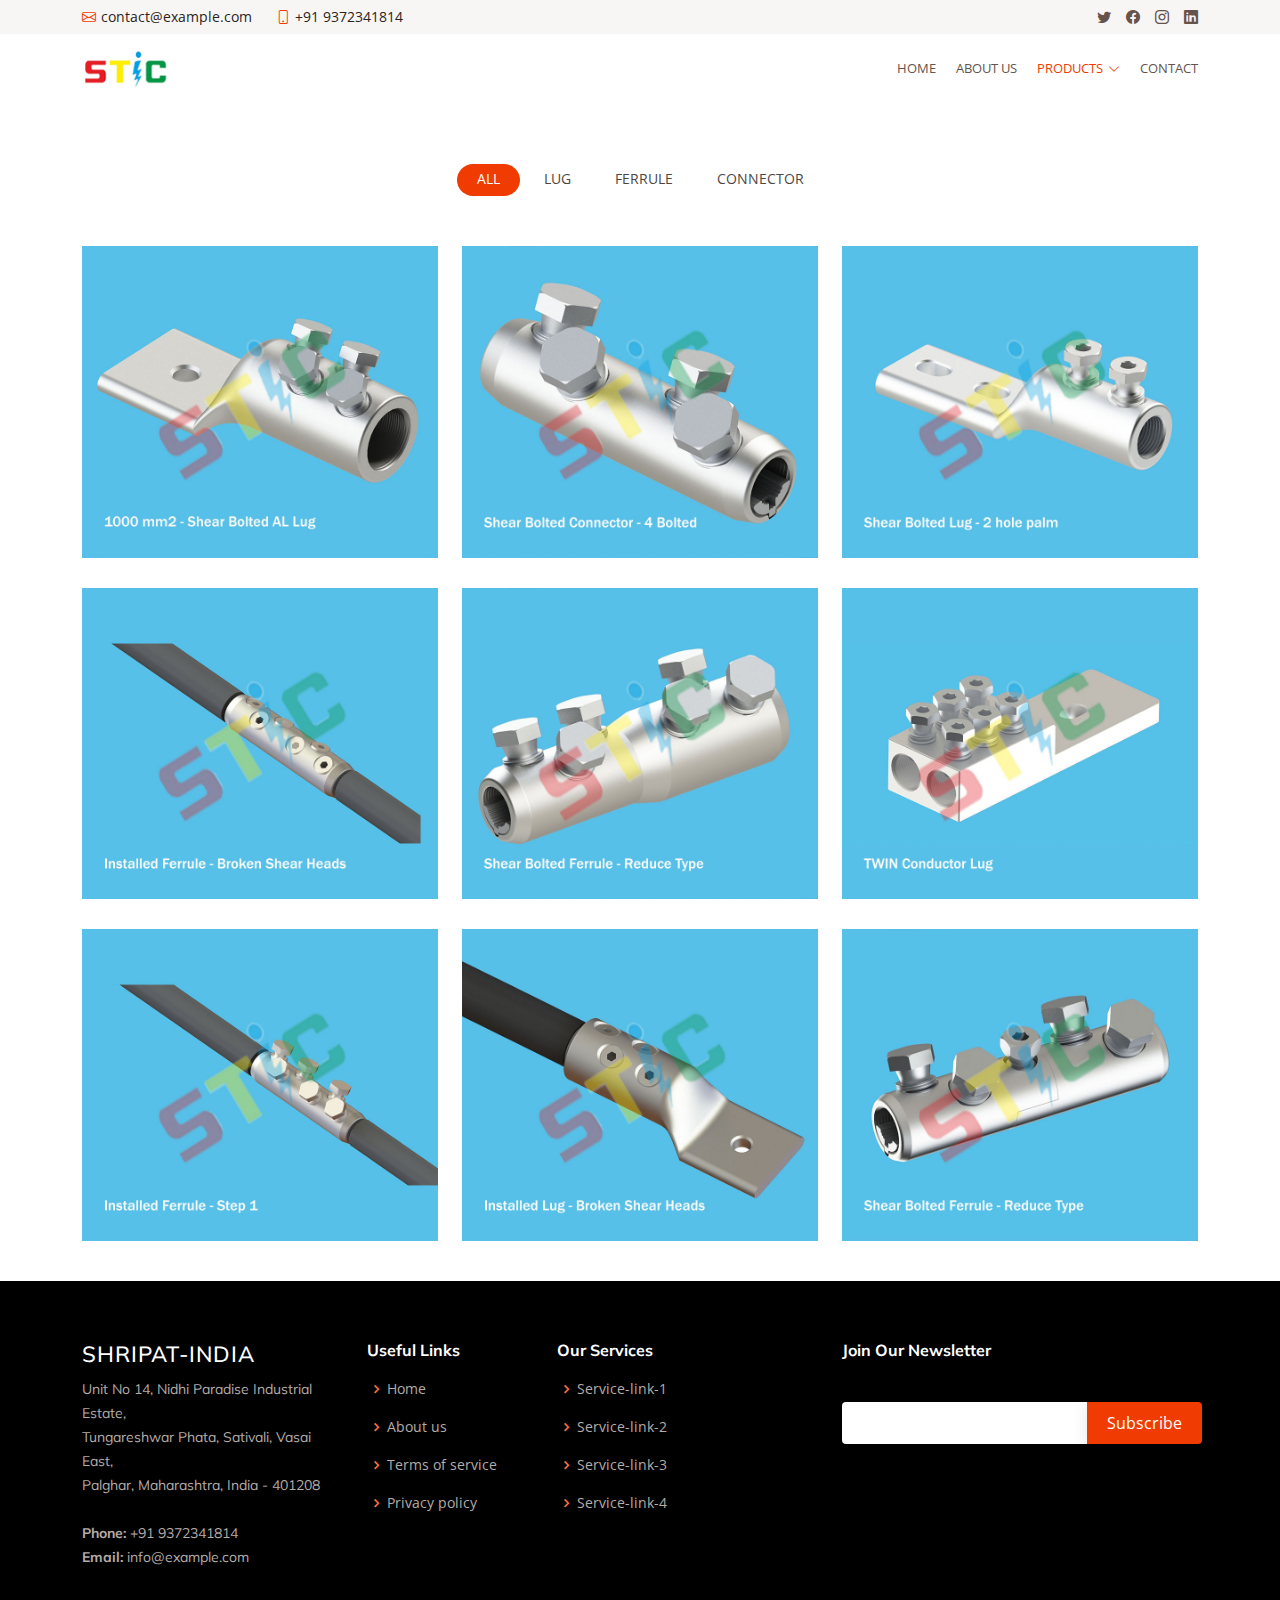
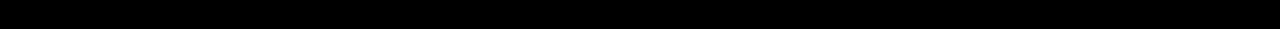
<file: portfolio.html>
<!DOCTYPE html>
<html lang="en">

<head>
  <meta charset="utf-8">
  <meta content="width=device-width, initial-scale=1.0" name="viewport">

  <title>Products | Shripat-India</title>
  <meta content="" name="description">
  <meta content="" name="keywords">

  <!-- Favicons -->
  <link href="assets/img/favicon.png" rel="icon">
  <link href="assets/img/apple-touch-icon.png" rel="apple-touch-icon">

  <!-- Google Fonts -->
  <link href="https://fonts.googleapis.com/css?family=Open+Sans:300,300i,400,400i,600,600i,700,700i|Muli:300,300i,400,400i,500,500i,600,600i,700,700i|Poppins:300,300i,400,400i,500,500i,600,600i,700,700i" rel="stylesheet">

  <!-- Vendor CSS Files -->
  <link href="assets/vendor/animate.css/animate.min.css" rel="stylesheet">
  <link href="assets/vendor/aos/aos.css" rel="stylesheet">
  <link href="assets/vendor/bootstrap/css/bootstrap.min.css" rel="stylesheet">
  <link href="assets/vendor/bootstrap-icons/bootstrap-icons.css" rel="stylesheet">
  <link href="assets/vendor/boxicons/css/boxicons.min.css" rel="stylesheet">
  <link href="assets/vendor/glightbox/css/glightbox.min.css" rel="stylesheet">
  <link href="assets/vendor/swiper/swiper-bundle.min.css" rel="stylesheet">

  <!-- Template Main CSS File -->
  <link href="assets/css/style.css" rel="stylesheet">

  <!-- =======================================================
  * Template Name: Flattern
  * Template URL: https://bootstrapmade.com/flattern-multipurpose-bootstrap-template/
  * Updated: Mar 17 2024 with Bootstrap v5.3.3
  * Author: BootstrapMade.com
  * License: https://bootstrapmade.com/license/
  ======================================================== -->
</head>

<body>

  <!-- ======= Top Bar ======= -->
  <section id="topbar" class="d-flex align-items-center">
    <div class="container d-flex justify-content-center justify-content-md-between">
      <div class="contact-info d-flex align-items-center">
        <i class="bi bi-envelope d-flex align-items-center"><a href="mailto:contact@example.com">contact@example.com</a></i>
        <i class="bi bi-phone d-flex align-items-center ms-4"><a href="tel:9372341814">+91 9372341814</a></i>
        <!-- <i class="bi bi-phone d-flex align-items-center ms-4"><span>+91 9372341814</span></i> -->
      </div>
      <div class="social-links d-none d-md-flex align-items-center">
        <a href="#" class="twitter"><i class="bi bi-twitter"></i></a>
        <a href="#" class="facebook"><i class="bi bi-facebook"></i></a>
        <a href="#" class="instagram"><i class="bi bi-instagram"></i></a>
        <a href="#" class="linkedin"><i class="bi bi-linkedin"></i></i></a>
      </div>
    </div>
  </section>

  <!-- ======= Header ======= -->
  <header id="header" class="d-flex align-items-center">
    <div class="container d-flex justify-content-between">

      <div class="logo">
        <!-- <h1 class="text-light"><a href="index.html">Flattern</a></h1> -->
        <!-- Uncomment below if you prefer to use an image logo -->
        <a href="index.html"><img src="assets/img/logo/logo2.png" alt="" class="img-fluid"></a>
      </div>

      <nav id="navbar" class="navbar">
        <ul>
          <li><a href="index.html">Home</a></li>
          <li><a href="about.html">About Us</a></li>
          <!-- <li><a href="services.html">Services</a></li> -->
          <!-- <li><a href="testimonials.html">Testimonials</a></li> -->
          <!-- <li><a href="pricing.html">Pricing</a></li> -->
          <!-- <li><a class="active" href="portfolio.html">Products</a></li> -->
          <!-- <li><a href="blog.html">Blog</a></li> -->
<!--           <li class="dropdown"><a href="#"><span>Drop Down</span> <i class="bi bi-chevron-down"></i></a>
            <ul>
              <li><a href="#">Drop Down 1</a></li>
              <li class="dropdown"><a href="#"><span>Deep Drop Down</span> <i class="bi bi-chevron-right"></i></a>
                <ul>
                  <li><a href="#">Deep Drop Down 1</a></li>
                  <li><a href="#">Deep Drop Down 2</a></li>
                  <li><a href="#">Deep Drop Down 3</a></li>
                  <li><a href="#">Deep Drop Down 4</a></li>
                  <li><a href="#">Deep Drop Down 5</a></li>
                </ul>
              </li>
              <li><a href="#">Drop Down 2</a></li>
              <li><a href="#">Drop Down 3</a></li>
              <li><a href="#">Drop Down 4</a></li>
            </ul>
          </li> -->
          <li class="dropdown"><a class="active" href="#"><span>Products</span> <i class="bi bi-chevron-down"></i></a>
            <ul>
              <li><a href="portfolio.html">EASYCON - Shear Bolter Connectors</a></li>
              <li><a href="#">TUSKER - Equipment Terminals</a></li>
              <li><a href="#">KRIMPKON - Crimped Connectors</a></li>
              <li><a href="#">EASY - SHREENK LV Joint</a></li>
              <li><a href="#">KANGARU - Smart Insulated Jumpers</a></li>
              <li><a href="#">LVABC, MVABC, MVCC Accessories</a></li>
              <li><a href="#">Clamping Solutions</a></li>
              <li><a href="#">Electrical Insulation Solutions</a></li>
              <li><a href="#">Customized Solutions</a></li>
              <li><a href="#">Smart & Digital IIoT</a></li>
              <li><a href="#">Railways</a></li>
              <li><a href="#">Services</a></li>
            </ul>
          </li>
          <li><a href="contact.html">Contact</a></li>
        </ul>
        <i class="bi bi-list mobile-nav-toggle"></i>
      </nav><!-- .navbar -->

    </div>
  </header><!-- End Header -->

  <main id="main">

    <!-- ======= Breadcrumbs ======= -->
    <!-- <section id="breadcrumbs" class="breadcrumbs">
      <div class="container">

        <div class="d-flex justify-content-between align-items-center">
          <h2>Portolio</h2>
          <ol>
            <li><a href="index.html">Home</a></li>
            <li>Portolio</li>
          </ol>
        </div>

      </div>
    </section> --><!-- End Breadcrumbs -->

    <!-- ======= Portfolio Section ======= -->
    <section id="portfolio" class="portfolio">
      <div class="container">

        <div class="row" data-aos="fade-up">
          <div class="col-lg-12 d-flex justify-content-center">
            <ul id="portfolio-flters">
              <li data-filter="*" class="filter-active">All</li>
              <li data-filter=".filter-app">Lug</li><!-- App -->
              <li data-filter=".filter-card">Ferrule</li><!-- Card -->
              <li data-filter=".filter-web">Connector</li><!-- Web -->
            </ul>
          </div>
        </div>

        <div class="row portfolio-container" data-aos="fade-up">

          <div class="col-lg-4 col-md-6 portfolio-item filter-app">
            <img src="assets/img/products/tu1.jpg" class="img-fluid" alt="">
            <div class="portfolio-info">
              <h4>Lug Image 1</h4>
              <p>Lug</p>
              <!-- <a href="assets/img/portfolio/portfolio-1.jpg" data-gallery="portfolioGallery" class="portfolio-lightbox preview-link" title="App 1"><i class="bx bx-plus"></i></a> -->
              <a href="assets/img/products/tu1.jpg" data-gallery="portfolioGallery" class="portfolio-lightbox preview-link" title="Lug Image 1"><i class="bx bx-plus"></i></a>
              <!-- <a href="portfolio-details.html" class="details-link" title="More Details"><i class="bx bx-link"></i></a> -->
              <a href="portfolio-details.html" class="details-link" title="More Details"><i class="bx bx-link"></i></a>
            </div>
          </div>

          <!-- Testing start -->

<!--           <div class="col-lg-4 col-md-6 portfolio-item filter-app">
            <img src="assets/img/products/tu1.jpg" class="img-fluid" alt="">
            <div class="portfolio-info">
              <h4>Lug Image 1</h4>
              <p>Lug</p>
              <a href="assets/img/products/tu1.jpg" data-gallery="portfolioGallery" class="portfolio-lightbox preview-link" title="App 1"><i class="bx bx-plus"></i></a>
              <a href="portfolio-details.html" class="details-link" title="More Details"><i class="bx bx-link"></i></a>
              <a href="portfolio-details.html" class="details-link" title="More Details"><i class="bx bx-link"></i></a>
            </div>
          </div> -->

          <!-- Testing end -->

          <div class="col-lg-4 col-md-6 portfolio-item filter-web">
            <img src="assets/img/products/gallery_img-01.jpg" class="img-fluid" alt="">
            <div class="portfolio-info">
              <h4>Connector Image 3</h4>
              <p>Connector</p>
              <a href="assets/img/products/gallery_img-01.jpg" data-gallery="portfolioGallery" class="portfolio-lightbox preview-link" title="Connector Image 3"><i class="bx bx-plus"></i></a>
              <!-- <a href="portfolio-details.html" class="details-link" title="More Details"><i class="bx bx-link"></i></a> -->
              <a href="portfolio-details.html" class="details-link" title="More Details"><i class="bx bx-link"></i></a>
            </div>
          </div>

          <div class="col-lg-4 col-md-6 portfolio-item filter-app">
            <img src="assets/img/products/tu2.jpg" class="img-fluid" alt="">
            <div class="portfolio-info">
              <h4>Lug Image 2</h4>
              <p>Lug</p>
              <a href="assets/img/products/tu2.jpg" data-gallery="portfolioGallery" class="portfolio-lightbox preview-link" title="Lug Image 2"><i class="bx bx-plus"></i></a>
              <!-- <a href="portfolio-details.html" class="details-link" title="More Details"><i class="bx bx-link"></i></a> -->
              <a href="portfolio-details.html" class="details-link" title="More Details"><i class="bx bx-link"></i></a>
            </div>
          </div>

          <div class="col-lg-4 col-md-6 portfolio-item filter-card">
            <img src="assets/img/products/gallery_img-04.jpg" class="img-fluid" alt="">
            <div class="portfolio-info">
              <h4>Ferrule Image 2</h4>
              <p>Ferrule</p>
              <a href="assets/img/products/gallery_img-04.jpg" data-gallery="portfolioGallery" class="portfolio-lightbox preview-link" title="Ferrule Image 2"><i class="bx bx-plus"></i></a>
              <!-- <a href="portfolio-details.html" class="details-link" title="More Details"><i class="bx bx-link"></i></a> -->
              <a href="portfolio-details.html" class="details-link" title="More Details"><i class="bx bx-link"></i></a>
            </div>
          </div>

          <div class="col-lg-4 col-md-6 portfolio-item filter-web">
            <img src="assets/img/products/gallery_img-02.jpg" class="img-fluid" alt="">
            <div class="portfolio-info">
              <h4>Connector Image 2</h4>
              <p>Connector</p>
              <a href="assets/img/products/gallery_img-02.jpg" data-gallery="portfolioGallery" class="portfolio-lightbox preview-link" title="Connector Image 2"><i class="bx bx-plus"></i></a>
              <!-- <a href="portfolio-details.html" class="details-link" title="More Details"><i class="bx bx-link"></i></a> -->
              <a href="portfolio-details.html" class="details-link" title="More Details"><i class="bx bx-link"></i></a>
            </div>
          </div>

          <div class="col-lg-4 col-md-6 portfolio-item filter-app">
            <img src="assets/img/products/tu3.jpg" class="img-fluid" alt="">
            <div class="portfolio-info">
              <h4>Lug Image 3</h4>
              <p>Lug</p>
              <a href="assets/img/products/tu3.jpg" data-gallery="portfolioGallery" class="portfolio-lightbox preview-link" title="Lug Image 3"><i class="bx bx-plus"></i></a>
              <!-- <a href="portfolio-details.html" class="details-link" title="More Details"><i class="bx bx-link"></i></a> -->
              <a href="portfolio-details.html" class="details-link" title="More Details"><i class="bx bx-link"></i></a>
            </div>
          </div>

          <div class="col-lg-4 col-md-6 portfolio-item filter-card">
            <img src="assets/img/products/gallery_img-05.jpg" class="img-fluid" alt="">
            <div class="portfolio-info">
              <h4>Ferrule Image 1</h4>
              <p>Ferrule</p>
              <a href="assets/img/products/gallery_img-05.jpg" data-gallery="portfolioGallery" class="portfolio-lightbox preview-link" title="Ferrule Image 1"><i class="bx bx-plus"></i></a>
              <!-- <a href="portfolio-details.html" class="details-link" title="More Details"><i class="bx bx-link"></i></a> -->
              <a href="portfolio-details.html" class="details-link" title="More Details"><i class="bx bx-link"></i></a>
            </div>
          </div>

          <div class="col-lg-4 col-md-6 portfolio-item filter-card">
            <img src="assets/img/products/gallery_img-06.jpg" class="img-fluid" alt="">
            <div class="portfolio-info">
              <h4>Ferrule Image 3</h4>
              <p>Ferrule</p>
              <a href="assets/img/products/gallery_img-06.jpg" data-gallery="portfolioGallery" class="portfolio-lightbox preview-link" title="Ferrule Image 3"><i class="bx bx-plus"></i></a>
              <!-- <a href="portfolio-details.html" class="details-link" title="More Details"><i class="bx bx-link"></i></a> -->
              <a href="portfolio-details.html" class="details-link" title="More Details"><i class="bx bx-link"></i></a>
            </div>
          </div>

          <div class="col-lg-4 col-md-6 portfolio-item filter-web">
            <img src="assets/img/products/gallery_img-03.jpg" class="img-fluid" alt="">
            <div class="portfolio-info">
              <h4>Connector Image 1</h4>
              <p>Connector</p>
              <a href="assets/img/products/gallery_img-03.jpg" data-gallery="portfolioGallery" class="portfolio-lightbox preview-link" title="Connector Image 1"><i class="bx bx-plus"></i></a>
              <!-- <a href="portfolio-details.html" class="details-link" title="More Details"><i class="bx bx-link"></i></a> -->
              <a href="portfolio-details.html" class="details-link" title="More Details"><i class="bx bx-link"></i></a>
            </div>
          </div>

        </div>

      </div>
    </section><!-- End Portfolio Section -->

  </main><!-- End #main -->

  <!-- ======= Footer ======= -->
  <footer id="footer">

    <div class="footer-top">
      <div class="container">
        <div class="row">

          <div class="col-lg-3 col-md-6 footer-contact">
            <h3>Shripat-India</h3>
            <p>
              Unit No 14, Nidhi Paradise Industrial Estate, <br>
              Tungareshwar Phata, Sativali, Vasai East, <br>
              Palghar, Maharashtra, India - 401208 
              <br><br>
              <strong>Phone:</strong> +91 9372341814<br>
              <strong>Email:</strong> info@example.com<br>
            </p>
          </div>

          <div class="col-lg-2 col-md-6 footer-links">
            <h4>Useful Links</h4>
            <ul>
              <li><i class="bx bx-chevron-right"></i> <a href="index.html">Home</a></li>
              <li><i class="bx bx-chevron-right"></i> <a href="about.html">About us</a></li>
              <!-- <li><i class="bx bx-chevron-right"></i> <a href="#">Services</a></li> -->
              <li><i class="bx bx-chevron-right"></i> <a href="#">Terms of service</a></li>
              <li><i class="bx bx-chevron-right"></i> <a href="#">Privacy policy</a></li>
            </ul>
          </div>

          <div class="col-lg-3 col-md-6 footer-links">
            <h4>Our Services</h4>
            <ul>
              <li><i class="bx bx-chevron-right"></i> <a href="#">Service-link-1</a></li>
              <li><i class="bx bx-chevron-right"></i> <a href="#">Service-link-2</a></li>
              <li><i class="bx bx-chevron-right"></i> <a href="#">Service-link-3</a></li>
              <li><i class="bx bx-chevron-right"></i> <a href="#">Service-link-4</a></li>
            </ul>
          </div>

          <div class="col-lg-4 col-md-6 footer-newsletter">
            <h4>Join Our Newsletter</h4>
            <!-- <p>Tamen quem nulla quae legam multos aute sint culpa legam noster magna</p> -->
            <form action="#" method="post">
              <input type="email" name="email"><input type="submit" value="Subscribe">
            </form>
          </div>

        </div>
      </div>
    </div>

    <!-- <div class="container d-md-flex py-4">

      <div class="me-md-auto text-center text-md-start">
        <div class="copyright">
          &copy; Copyright <strong><span>Flattern</span></strong>. All Rights Reserved
        </div>
        <div class="credits"> -->
          <!-- All the links in the footer should remain intact. -->
          <!-- You can delete the links only if you purchased the pro version. -->
          <!-- Licensing information: https://bootstrapmade.com/license/ -->
          <!-- Purchase the pro version with working PHP/AJAX contact form: https://bootstrapmade.com/flattern-multipurpose-bootstrap-template/ -->
          <!-- Designed by <a href="https://bootstrapmade.com/">BootstrapMade</a>
        </div>
      </div>
      <div class="social-links text-center text-md-right pt-3 pt-md-0">
        <a href="#" class="twitter"><i class="bx bxl-twitter"></i></a>
        <a href="#" class="facebook"><i class="bx bxl-facebook"></i></a>
        <a href="#" class="instagram"><i class="bx bxl-instagram"></i></a>
        <a href="#" class="google-plus"><i class="bx bxl-skype"></i></a>
        <a href="#" class="linkedin"><i class="bx bxl-linkedin"></i></a>
      </div>
    </div> -->
  </footer><!-- End Footer -->

  <a href="#" class="back-to-top d-flex align-items-center justify-content-center"><i class="bi bi-arrow-up-short"></i></a>

  <!-- Vendor JS Files -->
  <script src="assets/vendor/aos/aos.js"></script>
  <script src="assets/vendor/bootstrap/js/bootstrap.bundle.min.js"></script>
  <script src="assets/vendor/glightbox/js/glightbox.min.js"></script>
  <script src="assets/vendor/isotope-layout/isotope.pkgd.min.js"></script>
  <script src="assets/vendor/swiper/swiper-bundle.min.js"></script>
  <script src="assets/vendor/waypoints/noframework.waypoints.js"></script>
  <script src="assets/vendor/php-email-form/validate.js"></script>

  <!-- Template Main JS File -->
  <script src="assets/js/main.js"></script>

</body>

</html>
</file>
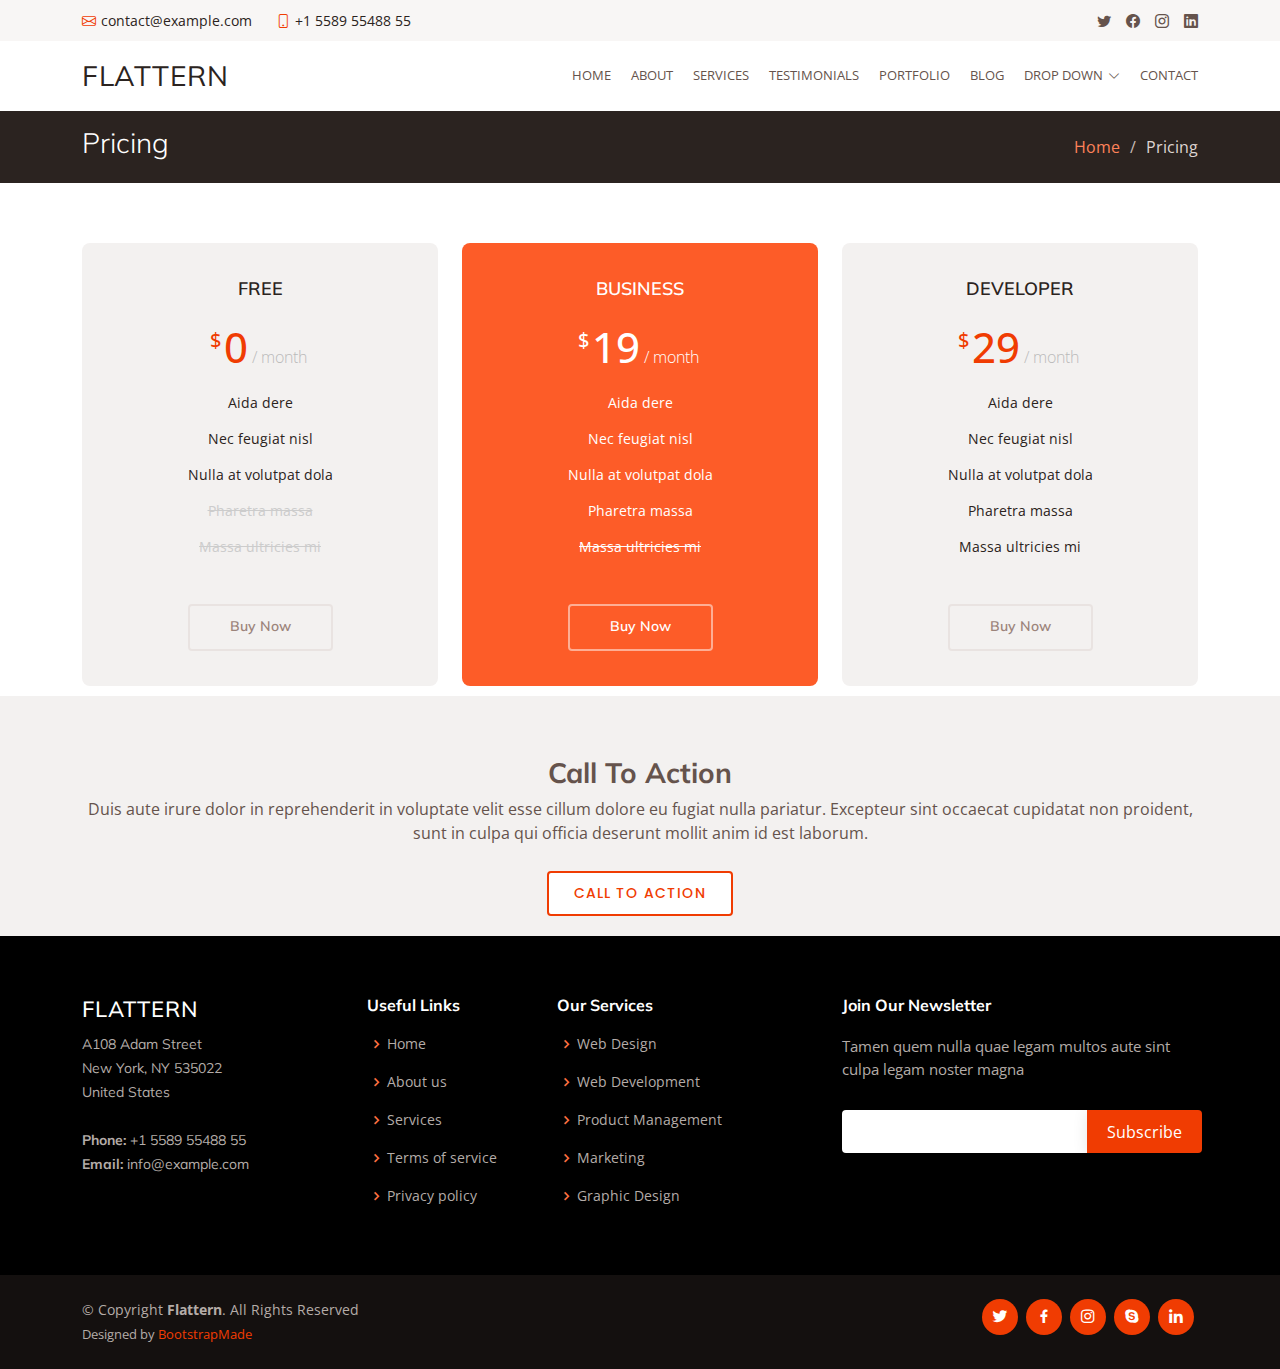
<file: pricing.html>
<!DOCTYPE html>
<html lang="en">

<head>
  <meta charset="utf-8">
  <meta content="width=device-width, initial-scale=1.0" name="viewport">

  <title>Pricing - Flattern Bootstrap Template</title>
  <meta content="" name="description">
  <meta content="" name="keywords">

  <!-- Favicons -->
  <link href="assets/img/favicon.png" rel="icon">
  <link href="assets/img/apple-touch-icon.png" rel="apple-touch-icon">

  <!-- Google Fonts -->
  <link href="https://fonts.googleapis.com/css?family=Open+Sans:300,300i,400,400i,600,600i,700,700i|Muli:300,300i,400,400i,500,500i,600,600i,700,700i|Poppins:300,300i,400,400i,500,500i,600,600i,700,700i" rel="stylesheet">

  <!-- Vendor CSS Files -->
  <link href="assets/vendor/animate.css/animate.min.css" rel="stylesheet">
  <link href="assets/vendor/aos/aos.css" rel="stylesheet">
  <link href="assets/vendor/bootstrap/css/bootstrap.min.css" rel="stylesheet">
  <link href="assets/vendor/bootstrap-icons/bootstrap-icons.css" rel="stylesheet">
  <link href="assets/vendor/boxicons/css/boxicons.min.css" rel="stylesheet">
  <link href="assets/vendor/glightbox/css/glightbox.min.css" rel="stylesheet">
  <link href="assets/vendor/swiper/swiper-bundle.min.css" rel="stylesheet">

  <!-- Template Main CSS File -->
  <link href="assets/css/style.css" rel="stylesheet">

  <!-- =======================================================
  * Template Name: Flattern
  * Template URL: https://bootstrapmade.com/flattern-multipurpose-bootstrap-template/
  * Updated: Mar 17 2024 with Bootstrap v5.3.3
  * Author: BootstrapMade.com
  * License: https://bootstrapmade.com/license/
  ======================================================== -->
</head>

<body>

  <!-- ======= Top Bar ======= -->
  <section id="topbar" class="d-flex align-items-center">
    <div class="container d-flex justify-content-center justify-content-md-between">
      <div class="contact-info d-flex align-items-center">
        <i class="bi bi-envelope d-flex align-items-center"><a href="mailto:contact@example.com">contact@example.com</a></i>
        <i class="bi bi-phone d-flex align-items-center ms-4"><span>+1 5589 55488 55</span></i>
      </div>
      <div class="social-links d-none d-md-flex align-items-center">
        <a href="#" class="twitter"><i class="bi bi-twitter"></i></a>
        <a href="#" class="facebook"><i class="bi bi-facebook"></i></a>
        <a href="#" class="instagram"><i class="bi bi-instagram"></i></a>
        <a href="#" class="linkedin"><i class="bi bi-linkedin"></i></i></a>
      </div>
    </div>
  </section>

  <!-- ======= Header ======= -->
  <header id="header" class="d-flex align-items-center">
    <div class="container d-flex justify-content-between">

      <div class="logo">
        <h1 class="text-light"><a href="index.html">Flattern</a></h1>
        <!-- Uncomment below if you prefer to use an image logo -->
        <!-- <a href="index.html"><img src="assets/img/logo.png" alt="" class="img-fluid"></a>-->
      </div>

      <nav id="navbar" class="navbar">
        <ul>
          <li><a href="index.html">Home</a></li>
          <li><a href="about.html">About</a></li>
          <li><a href="services.html">Services</a></li>
          <li><a href="testimonials.html">Testimonials</a></li>
          <!-- <li><a class="active" href="pricing.html">Pricing</a></li> -->
          <li><a href="portfolio.html">Portfolio</a></li>
          <li><a href="blog.html">Blog</a></li>
          <li class="dropdown"><a href="#"><span>Drop Down</span> <i class="bi bi-chevron-down"></i></a>
            <ul>
              <li><a href="#">Drop Down 1</a></li>
              <li class="dropdown"><a href="#"><span>Deep Drop Down</span> <i class="bi bi-chevron-right"></i></a>
                <ul>
                  <li><a href="#">Deep Drop Down 1</a></li>
                  <li><a href="#">Deep Drop Down 2</a></li>
                  <li><a href="#">Deep Drop Down 3</a></li>
                  <li><a href="#">Deep Drop Down 4</a></li>
                  <li><a href="#">Deep Drop Down 5</a></li>
                </ul>
              </li>
              <li><a href="#">Drop Down 2</a></li>
              <li><a href="#">Drop Down 3</a></li>
              <li><a href="#">Drop Down 4</a></li>
            </ul>
          </li>
          <li><a href="contact.html">Contact</a></li>
        </ul>
        <i class="bi bi-list mobile-nav-toggle"></i>
      </nav><!-- .navbar -->

    </div>
  </header><!-- End Header -->

  <main id="main">

    <!-- ======= Breadcrumbs ======= -->
    <section id="breadcrumbs" class="breadcrumbs">
      <div class="container">

        <div class="d-flex justify-content-between align-items-center">
          <h2>Pricing</h2>
          <ol>
            <li><a href="index.html">Home</a></li>
            <li>Pricing</li>
          </ol>
        </div>

      </div>
    </section><!-- End Breadcrumbs -->

    <!-- ======= Pricing Section ======= -->
    <section id="pricing" class="pricing">
      <div class="container">

        <div class="row">

          <div class="col-lg-4 col-md-6">
            <div class="box" data-aos="fade-right">
              <h3>Free</h3>
              <h4><sup>$</sup>0<span> / month</span></h4>
              <ul>
                <li>Aida dere</li>
                <li>Nec feugiat nisl</li>
                <li>Nulla at volutpat dola</li>
                <li class="na">Pharetra massa</li>
                <li class="na">Massa ultricies mi</li>
              </ul>
              <div class="btn-wrap">
                <a href="#" class="btn-buy">Buy Now</a>
              </div>
            </div>
          </div>

          <div class="col-lg-4 col-md-6 mt-4 mt-md-0">
            <div class="box featured" data-aos="fade-up">
              <h3>Business</h3>
              <h4><sup>$</sup>19<span> / month</span></h4>
              <ul>
                <li>Aida dere</li>
                <li>Nec feugiat nisl</li>
                <li>Nulla at volutpat dola</li>
                <li>Pharetra massa</li>
                <li class="na">Massa ultricies mi</li>
              </ul>
              <div class="btn-wrap">
                <a href="#" class="btn-buy">Buy Now</a>
              </div>
            </div>
          </div>

          <div class="col-lg-4 col-md-6 mt-4 mt-lg-0">
            <div class="box" data-aos="fade-left">
              <h3>Developer</h3>
              <h4><sup>$</sup>29<span> / month</span></h4>
              <ul>
                <li>Aida dere</li>
                <li>Nec feugiat nisl</li>
                <li>Nulla at volutpat dola</li>
                <li>Pharetra massa</li>
                <li>Massa ultricies mi</li>
              </ul>
              <div class="btn-wrap">
                <a href="#" class="btn-buy">Buy Now</a>
              </div>
            </div>
          </div>

        </div>

      </div>
    </section><!-- End Pricing Section -->

    <!-- ======= Cta Pricing Section ======= -->
    <section id="cta-pricing" class="cta-pricing">
      <div class="container">

        <div class="text-center">
          <h3>Call To Action</h3>
          <p> Duis aute irure dolor in reprehenderit in voluptate velit esse cillum dolore eu fugiat nulla pariatur. Excepteur sint occaecat cupidatat non proident, sunt in culpa qui officia deserunt mollit anim id est laborum.</p>
          <a class="cta-btn" href="#">Call To Action</a>
        </div>

      </div>
    </section><!-- End Cta Pricing Section -->

  </main><!-- End #main -->

  <!-- ======= Footer ======= -->
  <footer id="footer">

    <div class="footer-top">
      <div class="container">
        <div class="row">

          <div class="col-lg-3 col-md-6 footer-contact">
            <h3>Flattern</h3>
            <p>
              A108 Adam Street <br>
              New York, NY 535022<br>
              United States <br><br>
              <strong>Phone:</strong> +1 5589 55488 55<br>
              <strong>Email:</strong> info@example.com<br>
            </p>
          </div>

          <div class="col-lg-2 col-md-6 footer-links">
            <h4>Useful Links</h4>
            <ul>
              <li><i class="bx bx-chevron-right"></i> <a href="#">Home</a></li>
              <li><i class="bx bx-chevron-right"></i> <a href="#">About us</a></li>
              <li><i class="bx bx-chevron-right"></i> <a href="#">Services</a></li>
              <li><i class="bx bx-chevron-right"></i> <a href="#">Terms of service</a></li>
              <li><i class="bx bx-chevron-right"></i> <a href="#">Privacy policy</a></li>
            </ul>
          </div>

          <div class="col-lg-3 col-md-6 footer-links">
            <h4>Our Services</h4>
            <ul>
              <li><i class="bx bx-chevron-right"></i> <a href="#">Web Design</a></li>
              <li><i class="bx bx-chevron-right"></i> <a href="#">Web Development</a></li>
              <li><i class="bx bx-chevron-right"></i> <a href="#">Product Management</a></li>
              <li><i class="bx bx-chevron-right"></i> <a href="#">Marketing</a></li>
              <li><i class="bx bx-chevron-right"></i> <a href="#">Graphic Design</a></li>
            </ul>
          </div>

          <div class="col-lg-4 col-md-6 footer-newsletter">
            <h4>Join Our Newsletter</h4>
            <p>Tamen quem nulla quae legam multos aute sint culpa legam noster magna</p>
            <form action="" method="post">
              <input type="email" name="email"><input type="submit" value="Subscribe">
            </form>
          </div>

        </div>
      </div>
    </div>

    <div class="container d-md-flex py-4">

      <div class="me-md-auto text-center text-md-start">
        <div class="copyright">
          &copy; Copyright <strong><span>Flattern</span></strong>. All Rights Reserved
        </div>
        <div class="credits">
          <!-- All the links in the footer should remain intact. -->
          <!-- You can delete the links only if you purchased the pro version. -->
          <!-- Licensing information: https://bootstrapmade.com/license/ -->
          <!-- Purchase the pro version with working PHP/AJAX contact form: https://bootstrapmade.com/flattern-multipurpose-bootstrap-template/ -->
          Designed by <a href="https://bootstrapmade.com/">BootstrapMade</a>
        </div>
      </div>
      <div class="social-links text-center text-md-right pt-3 pt-md-0">
        <a href="#" class="twitter"><i class="bx bxl-twitter"></i></a>
        <a href="#" class="facebook"><i class="bx bxl-facebook"></i></a>
        <a href="#" class="instagram"><i class="bx bxl-instagram"></i></a>
        <a href="#" class="google-plus"><i class="bx bxl-skype"></i></a>
        <a href="#" class="linkedin"><i class="bx bxl-linkedin"></i></a>
      </div>
    </div>
  </footer><!-- End Footer -->

  <a href="#" class="back-to-top d-flex align-items-center justify-content-center"><i class="bi bi-arrow-up-short"></i></a>

  <!-- Vendor JS Files -->
  <script src="assets/vendor/aos/aos.js"></script>
  <script src="assets/vendor/bootstrap/js/bootstrap.bundle.min.js"></script>
  <script src="assets/vendor/glightbox/js/glightbox.min.js"></script>
  <script src="assets/vendor/isotope-layout/isotope.pkgd.min.js"></script>
  <script src="assets/vendor/swiper/swiper-bundle.min.js"></script>
  <script src="assets/vendor/waypoints/noframework.waypoints.js"></script>
  <script src="assets/vendor/php-email-form/validate.js"></script>

  <!-- Template Main JS File -->
  <script src="assets/js/main.js"></script>

</body>

</html>
</file>
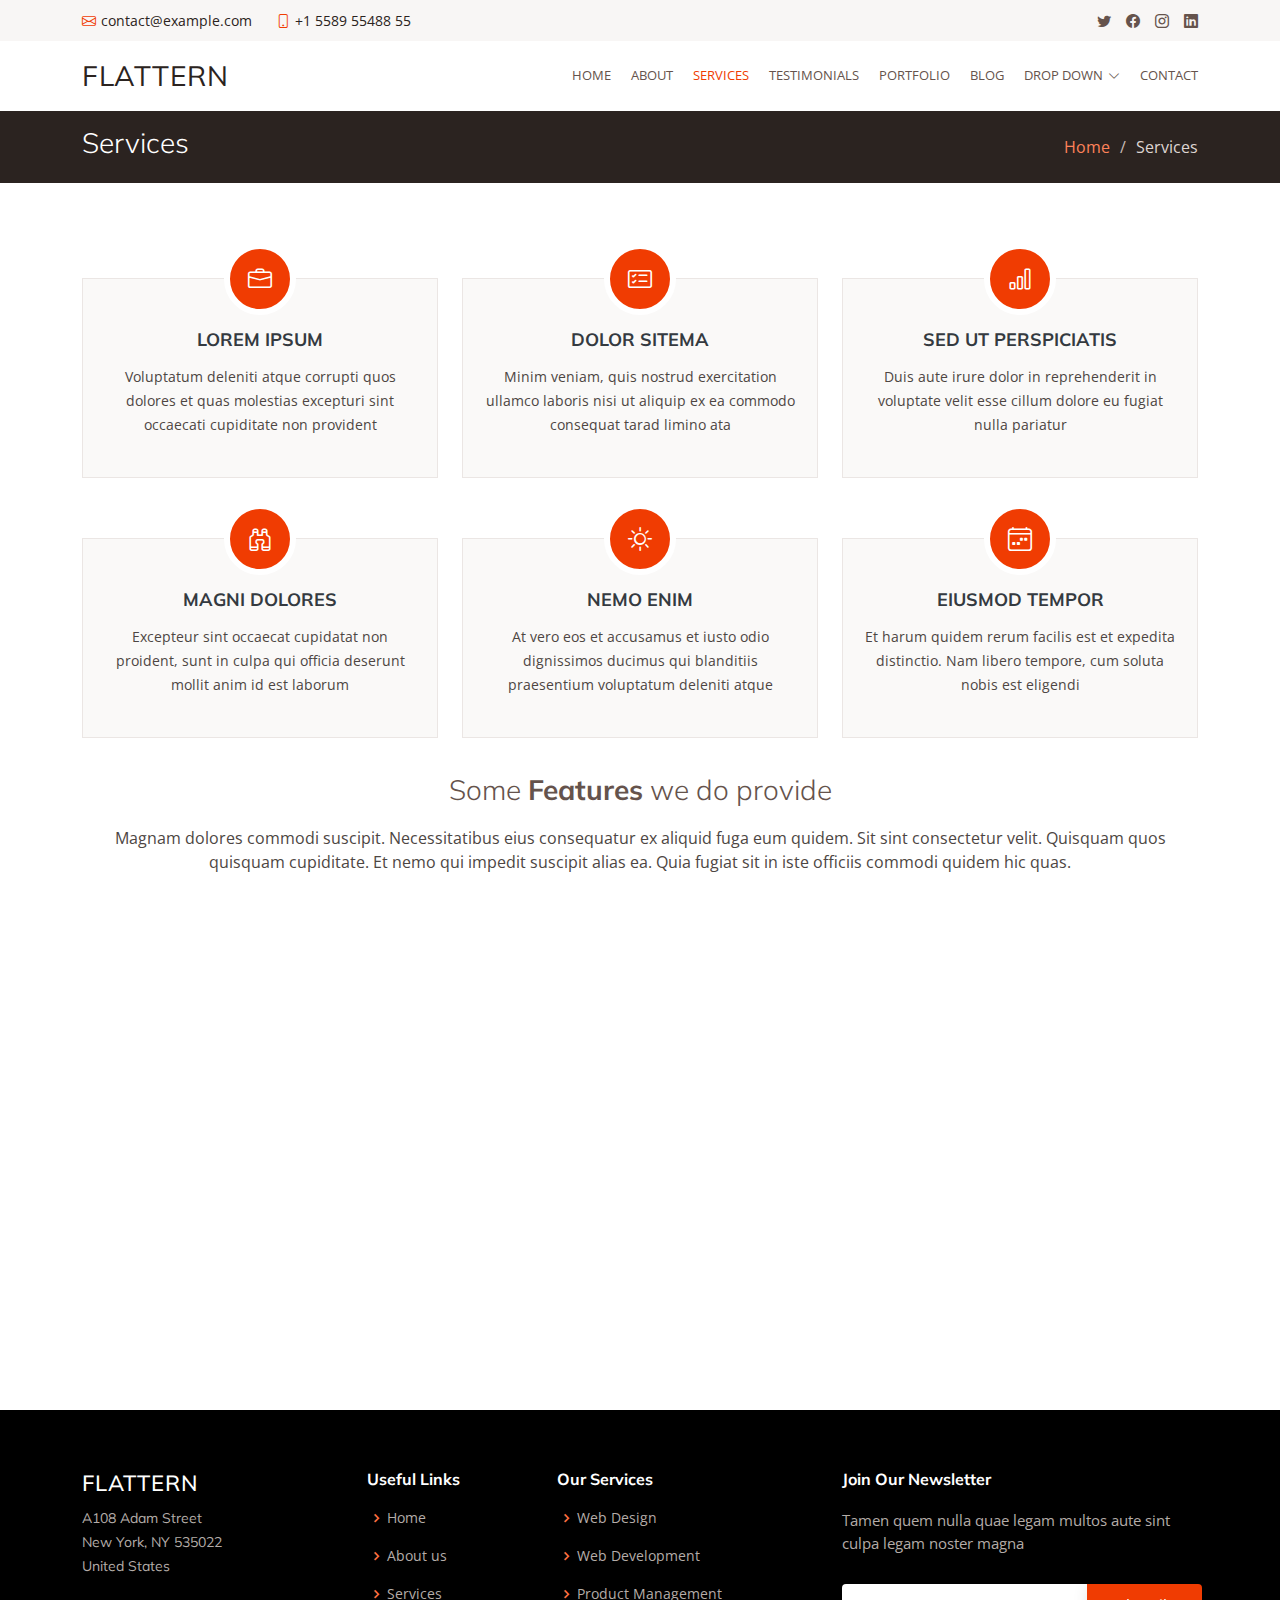
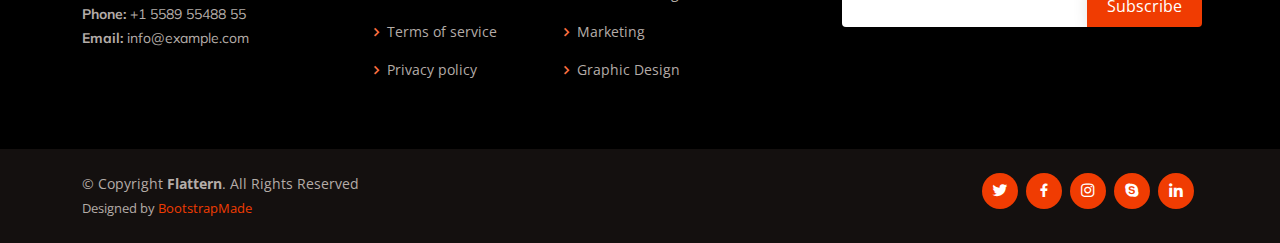
<file: services.html>
<!DOCTYPE html>
<html lang="en">

<head>
  <meta charset="utf-8">
  <meta content="width=device-width, initial-scale=1.0" name="viewport">

  <title>Services - Flattern Bootstrap Template</title>
  <meta content="" name="description">
  <meta content="" name="keywords">

  <!-- Favicons -->
  <link href="assets/img/favicon.png" rel="icon">
  <link href="assets/img/apple-touch-icon.png" rel="apple-touch-icon">

  <!-- Google Fonts -->
  <link href="https://fonts.googleapis.com/css?family=Open+Sans:300,300i,400,400i,600,600i,700,700i|Muli:300,300i,400,400i,500,500i,600,600i,700,700i|Poppins:300,300i,400,400i,500,500i,600,600i,700,700i" rel="stylesheet">

  <!-- Vendor CSS Files -->
  <link href="assets/vendor/animate.css/animate.min.css" rel="stylesheet">
  <link href="assets/vendor/aos/aos.css" rel="stylesheet">
  <link href="assets/vendor/bootstrap/css/bootstrap.min.css" rel="stylesheet">
  <link href="assets/vendor/bootstrap-icons/bootstrap-icons.css" rel="stylesheet">
  <link href="assets/vendor/boxicons/css/boxicons.min.css" rel="stylesheet">
  <link href="assets/vendor/glightbox/css/glightbox.min.css" rel="stylesheet">
  <link href="assets/vendor/swiper/swiper-bundle.min.css" rel="stylesheet">

  <!-- Template Main CSS File -->
  <link href="assets/css/style.css" rel="stylesheet">

  <!-- =======================================================
  * Template Name: Flattern
  * Template URL: https://bootstrapmade.com/flattern-multipurpose-bootstrap-template/
  * Updated: Mar 17 2024 with Bootstrap v5.3.3
  * Author: BootstrapMade.com
  * License: https://bootstrapmade.com/license/
  ======================================================== -->
</head>

<body>

  <!-- ======= Top Bar ======= -->
  <section id="topbar" class="d-flex align-items-center">
    <div class="container d-flex justify-content-center justify-content-md-between">
      <div class="contact-info d-flex align-items-center">
        <i class="bi bi-envelope d-flex align-items-center"><a href="mailto:contact@example.com">contact@example.com</a></i>
        <i class="bi bi-phone d-flex align-items-center ms-4"><span>+1 5589 55488 55</span></i>
      </div>
      <div class="social-links d-none d-md-flex align-items-center">
        <a href="#" class="twitter"><i class="bi bi-twitter"></i></a>
        <a href="#" class="facebook"><i class="bi bi-facebook"></i></a>
        <a href="#" class="instagram"><i class="bi bi-instagram"></i></a>
        <a href="#" class="linkedin"><i class="bi bi-linkedin"></i></i></a>
      </div>
    </div>
  </section>

  <!-- ======= Header ======= -->
  <header id="header" class="d-flex align-items-center">
    <div class="container d-flex justify-content-between">

      <div class="logo">
        <h1 class="text-light"><a href="index.html">Flattern</a></h1>
        <!-- Uncomment below if you prefer to use an image logo -->
        <!-- <a href="index.html"><img src="assets/img/logo.png" alt="" class="img-fluid"></a>-->
      </div>

      <nav id="navbar" class="navbar">
        <ul>
          <li><a href="index.html">Home</a></li>
          <li><a href="about.html">About</a></li>
          <li><a class="active" href="services.html">Services</a></li>
          <li><a href="testimonials.html">Testimonials</a></li>
          <!-- <li><a href="pricing.html">Pricing</a></li> -->
          <li><a href="portfolio.html">Portfolio</a></li>
          <li><a href="blog.html">Blog</a></li>
          <li class="dropdown"><a href="#"><span>Drop Down</span> <i class="bi bi-chevron-down"></i></a>
            <ul>
              <li><a href="#">Drop Down 1</a></li>
              <li class="dropdown"><a href="#"><span>Deep Drop Down</span> <i class="bi bi-chevron-right"></i></a>
                <ul>
                  <li><a href="#">Deep Drop Down 1</a></li>
                  <li><a href="#">Deep Drop Down 2</a></li>
                  <li><a href="#">Deep Drop Down 3</a></li>
                  <li><a href="#">Deep Drop Down 4</a></li>
                  <li><a href="#">Deep Drop Down 5</a></li>
                </ul>
              </li>
              <li><a href="#">Drop Down 2</a></li>
              <li><a href="#">Drop Down 3</a></li>
              <li><a href="#">Drop Down 4</a></li>
            </ul>
          </li>
          <li><a href="contact.html">Contact</a></li>
        </ul>
        <i class="bi bi-list mobile-nav-toggle"></i>
      </nav><!-- .navbar -->

    </div>
  </header><!-- End Header -->

  <main id="main">

    <!-- ======= Breadcrumbs ======= -->
    <section id="breadcrumbs" class="breadcrumbs">
      <div class="container">

        <div class="d-flex justify-content-between align-items-center">
          <h2>Services</h2>
          <ol>
            <li><a href="index.html">Home</a></li>
            <li>Services</li>
          </ol>
        </div>

      </div>
    </section><!-- End Breadcrumbs -->

    <!-- ======= Services Section ======= -->
    <section id="services" class="services">
      <div class="container">

        <div class="row">
          <div class="col-lg-4 col-md-6">
            <div class="icon-box" data-aos="fade-up">
              <div class="icon"><i class="bi bi-briefcase"></i></div>
              <h4 class="title"><a href="">Lorem Ipsum</a></h4>
              <p class="description">Voluptatum deleniti atque corrupti quos dolores et quas molestias excepturi sint occaecati cupiditate non provident</p>
            </div>
          </div>
          <div class="col-lg-4 col-md-6">
            <div class="icon-box" data-aos="fade-up" data-aos-delay="100">
              <div class="icon"><i class="bi bi-card-checklist"></i></div>
              <h4 class="title"><a href="">Dolor Sitema</a></h4>
              <p class="description">Minim veniam, quis nostrud exercitation ullamco laboris nisi ut aliquip ex ea commodo consequat tarad limino ata</p>
            </div>
          </div>
          <div class="col-lg-4 col-md-6">
            <div class="icon-box" data-aos="fade-up" data-aos-delay="200">
              <div class="icon"><i class="bi bi-bar-chart"></i></div>
              <h4 class="title"><a href="">Sed ut perspiciatis</a></h4>
              <p class="description">Duis aute irure dolor in reprehenderit in voluptate velit esse cillum dolore eu fugiat nulla pariatur</p>
            </div>
          </div>
          <div class="col-lg-4 col-md-6">
            <div class="icon-box" data-aos="fade-up" data-aos-delay="200">
              <div class="icon"><i class="bi bi-binoculars"></i></div>
              <h4 class="title"><a href="">Magni Dolores</a></h4>
              <p class="description">Excepteur sint occaecat cupidatat non proident, sunt in culpa qui officia deserunt mollit anim id est laborum</p>
            </div>
          </div>
          <div class="col-lg-4 col-md-6">
            <div class="icon-box" data-aos="fade-up" data-aos-delay="300">
              <div class="icon"><i class="bi bi-brightness-high"></i></div>
              <h4 class="title"><a href="">Nemo Enim</a></h4>
              <p class="description">At vero eos et accusamus et iusto odio dignissimos ducimus qui blanditiis praesentium voluptatum deleniti atque</p>
            </div>
          </div>
          <div class="col-lg-4 col-md-6">
            <div class="icon-box" data-aos="fade-up" data-aos-delay="400">
              <div class="icon"><i class="bi bi-calendar4-week"></i></div>
              <h4 class="title"><a href="">Eiusmod Tempor</a></h4>
              <p class="description">Et harum quidem rerum facilis est et expedita distinctio. Nam libero tempore, cum soluta nobis est eligendi</p>
            </div>
          </div>
        </div>

      </div>
    </section><!-- End Services Section -->

    <!-- ======= Features Section ======= -->
    <section id="features" class="features">
      <div class="container">

        <div class="section-title" data-aos="fade-up">
          <h2>Some <strong>Features</strong> we do provide</h2>
          <p>Magnam dolores commodi suscipit. Necessitatibus eius consequatur ex aliquid fuga eum quidem. Sit sint consectetur velit. Quisquam quos quisquam cupiditate. Et nemo qui impedit suscipit alias ea. Quia fugiat sit in iste officiis commodi quidem hic quas.</p>
        </div>

        <div class="row">
          <div class="col-lg-4 mb-5 mb-lg-0" data-aos="fade-right">
            <ul class="nav nav-tabs flex-column">
              <li class="nav-item">
                <a class="nav-link active show" data-bs-toggle="tab" href="#tab-1">
                  <h4>Modi sit est</h4>
                  <p>Quis excepturi porro totam sint earum quo nulla perspiciatis eius.</p>
                </a>
              </li>
              <li class="nav-item mt-2">
                <a class="nav-link" data-bs-toggle="tab" href="#tab-2">
                  <h4>Unde praesentium sed</h4>
                  <p>Voluptas vel esse repudiandae quo excepturi.</p>
                </a>
              </li>
              <li class="nav-item mt-2">
                <a class="nav-link" data-bs-toggle="tab" href="#tab-3">
                  <h4>Pariatur explicabo vel</h4>
                  <p>Velit veniam ipsa sit nihil blanditiis mollitia natus.</p>
                </a>
              </li>
              <li class="nav-item mt-2">
                <a class="nav-link" data-bs-toggle="tab" href="#tab-4">
                  <h4>Nostrum qui quasi</h4>
                  <p>Ratione hic sapiente nostrum doloremque illum nulla praesentium id</p>
                </a>
              </li>
            </ul>
          </div>
          <div class="col-lg-7 ml-auto" data-aos="fade-left" data-aos-delay="100">
            <div class="tab-content">
              <div class="tab-pane active show" id="tab-1">
                <figure>
                  <img src="assets/img/features-1.png" alt="" class="img-fluid">
                </figure>
              </div>
              <div class="tab-pane" id="tab-2">
                <figure>
                  <img src="assets/img/features-2.png" alt="" class="img-fluid">
                </figure>
              </div>
              <div class="tab-pane" id="tab-3">
                <figure>
                  <img src="assets/img/features-3.png" alt="" class="img-fluid">
                </figure>
              </div>
              <div class="tab-pane" id="tab-4">
                <figure>
                  <img src="assets/img/features-4.png" alt="" class="img-fluid">
                </figure>
              </div>
            </div>
          </div>
        </div>

      </div>
    </section><!-- End Features Section -->

  </main><!-- End #main -->

  <!-- ======= Footer ======= -->
  <footer id="footer">

    <div class="footer-top">
      <div class="container">
        <div class="row">

          <div class="col-lg-3 col-md-6 footer-contact">
            <h3>Flattern</h3>
            <p>
              A108 Adam Street <br>
              New York, NY 535022<br>
              United States <br><br>
              <strong>Phone:</strong> +1 5589 55488 55<br>
              <strong>Email:</strong> info@example.com<br>
            </p>
          </div>

          <div class="col-lg-2 col-md-6 footer-links">
            <h4>Useful Links</h4>
            <ul>
              <li><i class="bx bx-chevron-right"></i> <a href="#">Home</a></li>
              <li><i class="bx bx-chevron-right"></i> <a href="#">About us</a></li>
              <li><i class="bx bx-chevron-right"></i> <a href="#">Services</a></li>
              <li><i class="bx bx-chevron-right"></i> <a href="#">Terms of service</a></li>
              <li><i class="bx bx-chevron-right"></i> <a href="#">Privacy policy</a></li>
            </ul>
          </div>

          <div class="col-lg-3 col-md-6 footer-links">
            <h4>Our Services</h4>
            <ul>
              <li><i class="bx bx-chevron-right"></i> <a href="#">Web Design</a></li>
              <li><i class="bx bx-chevron-right"></i> <a href="#">Web Development</a></li>
              <li><i class="bx bx-chevron-right"></i> <a href="#">Product Management</a></li>
              <li><i class="bx bx-chevron-right"></i> <a href="#">Marketing</a></li>
              <li><i class="bx bx-chevron-right"></i> <a href="#">Graphic Design</a></li>
            </ul>
          </div>

          <div class="col-lg-4 col-md-6 footer-newsletter">
            <h4>Join Our Newsletter</h4>
            <p>Tamen quem nulla quae legam multos aute sint culpa legam noster magna</p>
            <form action="" method="post">
              <input type="email" name="email"><input type="submit" value="Subscribe">
            </form>
          </div>

        </div>
      </div>
    </div>

    <div class="container d-md-flex py-4">

      <div class="me-md-auto text-center text-md-start">
        <div class="copyright">
          &copy; Copyright <strong><span>Flattern</span></strong>. All Rights Reserved
        </div>
        <div class="credits">
          <!-- All the links in the footer should remain intact. -->
          <!-- You can delete the links only if you purchased the pro version. -->
          <!-- Licensing information: https://bootstrapmade.com/license/ -->
          <!-- Purchase the pro version with working PHP/AJAX contact form: https://bootstrapmade.com/flattern-multipurpose-bootstrap-template/ -->
          Designed by <a href="https://bootstrapmade.com/">BootstrapMade</a>
        </div>
      </div>
      <div class="social-links text-center text-md-right pt-3 pt-md-0">
        <a href="#" class="twitter"><i class="bx bxl-twitter"></i></a>
        <a href="#" class="facebook"><i class="bx bxl-facebook"></i></a>
        <a href="#" class="instagram"><i class="bx bxl-instagram"></i></a>
        <a href="#" class="google-plus"><i class="bx bxl-skype"></i></a>
        <a href="#" class="linkedin"><i class="bx bxl-linkedin"></i></a>
      </div>
    </div>
  </footer><!-- End Footer -->

  <a href="#" class="back-to-top d-flex align-items-center justify-content-center"><i class="bi bi-arrow-up-short"></i></a>

  <!-- Vendor JS Files -->
  <script src="assets/vendor/aos/aos.js"></script>
  <script src="assets/vendor/bootstrap/js/bootstrap.bundle.min.js"></script>
  <script src="assets/vendor/glightbox/js/glightbox.min.js"></script>
  <script src="assets/vendor/isotope-layout/isotope.pkgd.min.js"></script>
  <script src="assets/vendor/swiper/swiper-bundle.min.js"></script>
  <script src="assets/vendor/waypoints/noframework.waypoints.js"></script>
  <script src="assets/vendor/php-email-form/validate.js"></script>

  <!-- Template Main JS File -->
  <script src="assets/js/main.js"></script>

</body>

</html>
</file>
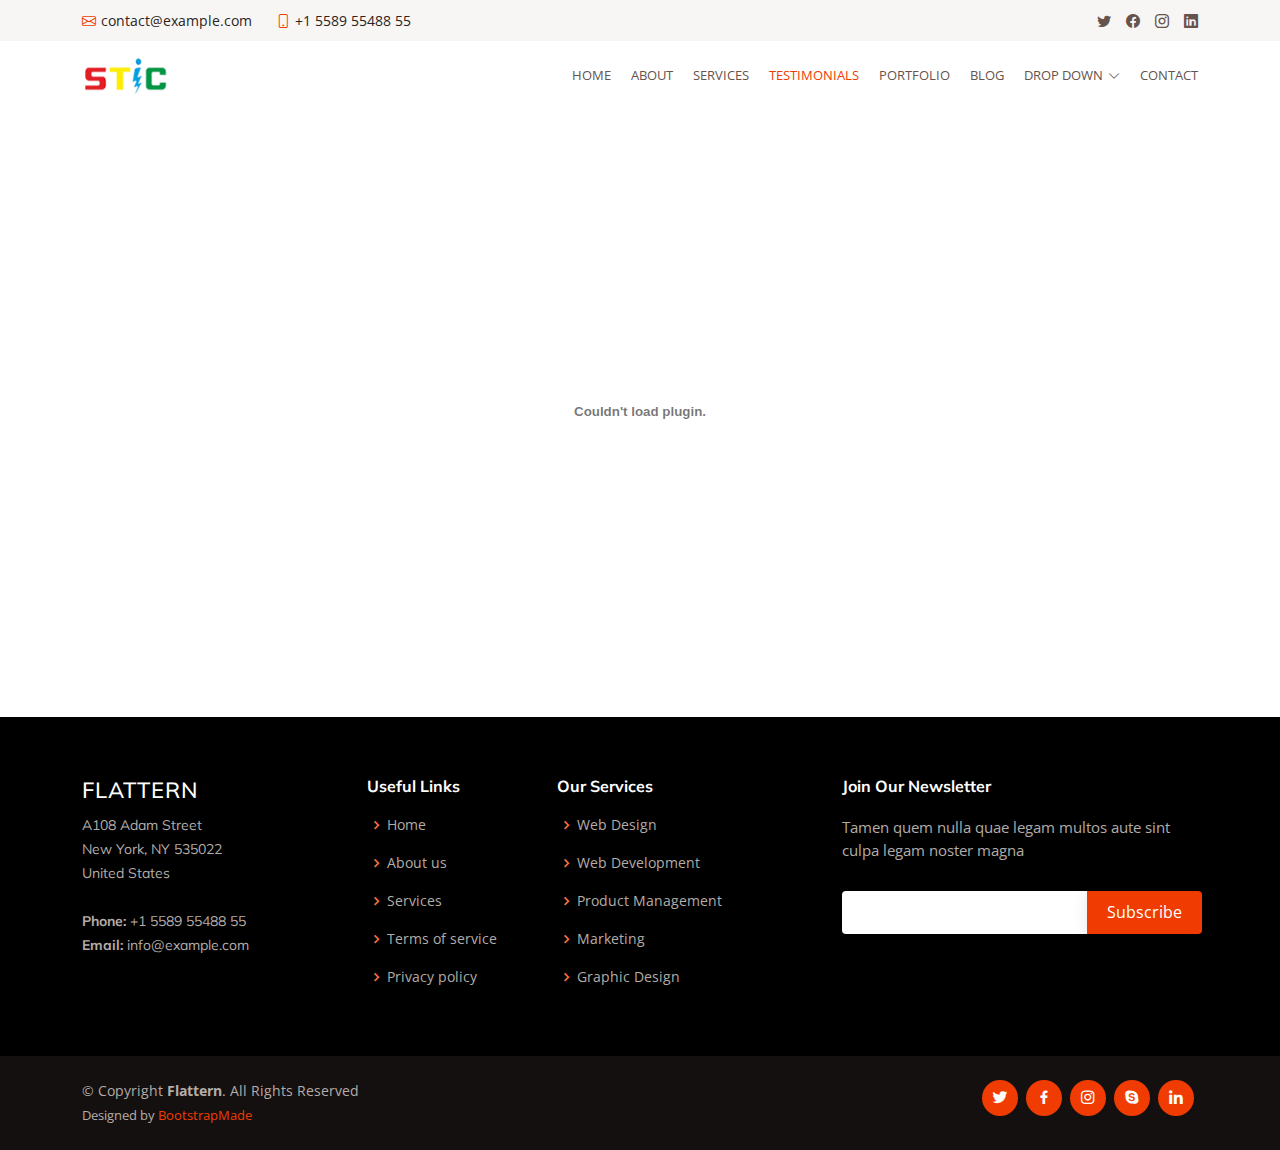
<file: testimonials.html>
<!DOCTYPE html>
<html lang="en">

<head>
  <meta charset="utf-8">
  <meta content="width=device-width, initial-scale=1.0" name="viewport">

  <title>Testimonials - Flattern Bootstrap Template</title>
  <meta content="" name="description">
  <meta content="" name="keywords">

  <!-- Favicons -->
  <link href="assets/img/favicon.png" rel="icon">
  <link href="assets/img/apple-touch-icon.png" rel="apple-touch-icon">

  <!-- Google Fonts -->
  <link href="https://fonts.googleapis.com/css?family=Open+Sans:300,300i,400,400i,600,600i,700,700i|Muli:300,300i,400,400i,500,500i,600,600i,700,700i|Poppins:300,300i,400,400i,500,500i,600,600i,700,700i" rel="stylesheet">

  <!-- Vendor CSS Files -->
  <link href="assets/vendor/animate.css/animate.min.css" rel="stylesheet">
  <link href="assets/vendor/aos/aos.css" rel="stylesheet">
  <link href="assets/vendor/bootstrap/css/bootstrap.min.css" rel="stylesheet">
  <link href="assets/vendor/bootstrap-icons/bootstrap-icons.css" rel="stylesheet">
  <link href="assets/vendor/boxicons/css/boxicons.min.css" rel="stylesheet">
  <link href="assets/vendor/glightbox/css/glightbox.min.css" rel="stylesheet">
  <link href="assets/vendor/swiper/swiper-bundle.min.css" rel="stylesheet">

  <!-- Template Main CSS File -->
  <link href="assets/css/style.css" rel="stylesheet">

  <!-- =======================================================
  * Template Name: Flattern
  * Template URL: https://bootstrapmade.com/flattern-multipurpose-bootstrap-template/
  * Updated: Mar 17 2024 with Bootstrap v5.3.3
  * Author: BootstrapMade.com
  * License: https://bootstrapmade.com/license/
  ======================================================== -->
</head>

<body>

  <!-- ======= Top Bar ======= -->
  <section id="topbar" class="d-flex align-items-center">
    <div class="container d-flex justify-content-center justify-content-md-between">
      <div class="contact-info d-flex align-items-center">
        <i class="bi bi-envelope d-flex align-items-center"><a href="mailto:contact@example.com">contact@example.com</a></i>
        <i class="bi bi-phone d-flex align-items-center ms-4"><span>+1 5589 55488 55</span></i>
      </div>
      <div class="social-links d-none d-md-flex align-items-center">
        <a href="#" class="twitter"><i class="bi bi-twitter"></i></a>
        <a href="#" class="facebook"><i class="bi bi-facebook"></i></a>
        <a href="#" class="instagram"><i class="bi bi-instagram"></i></a>
        <a href="#" class="linkedin"><i class="bi bi-linkedin"></i></i></a>
      </div>
    </div>
  </section>

  <!-- ======= Header ======= -->
  <header id="header" class="d-flex align-items-center">
    <div class="container d-flex justify-content-between">

      <div class="logo">
        <!-- <h1 class="text-light"><a href="index.html">Flattern</a></h1> -->
        <!-- Uncomment below if you prefer to use an image logo -->
        <a href="index.html"><img src="assets/img/logo/logo2.png" alt="" class="img-fluid"></a>
      </div>

      <nav id="navbar" class="navbar">
        <ul>
          <li><a href="index.html">Home</a></li>
          <li><a href="about.html">About</a></li>
          <li><a href="services.html">Services</a></li>
          <li><a class="active" href="testimonials.html">Testimonials</a></li>
          <!-- <li><a href="pricing.html">Pricing</a></li> -->
          <li><a href="portfolio.html">Portfolio</a></li>
          <li><a href="blog.html">Blog</a></li>
          <li class="dropdown"><a href="#"><span>Drop Down</span> <i class="bi bi-chevron-down"></i></a>
            <ul>
              <li><a href="#">Drop Down 1</a></li>
              <li class="dropdown"><a href="#"><span>Deep Drop Down</span> <i class="bi bi-chevron-right"></i></a>
                <ul>
                  <li><a href="#">Deep Drop Down 1</a></li>
                  <li><a href="#">Deep Drop Down 2</a></li>
                  <li><a href="#">Deep Drop Down 3</a></li>
                  <li><a href="#">Deep Drop Down 4</a></li>
                  <li><a href="#">Deep Drop Down 5</a></li>
                </ul>
              </li>
              <li><a href="#">Drop Down 2</a></li>
              <li><a href="#">Drop Down 3</a></li>
              <li><a href="#">Drop Down 4</a></li>
            </ul>
          </li>
          <li><a href="contact.html">Contact</a></li>
        </ul>
        <i class="bi bi-list mobile-nav-toggle"></i>
      </nav><!-- .navbar -->

    </div>
  </header><!-- End Header -->

  <main id="main">

    <embed src="https://shripat-india.com/uploads/STIC2019.pdf#toolbar=0&navpanes=0&scrollbar=0" type="application/pdf" width="100%" height="600px" />

    <!-- ======= Breadcrumbs ======= -->
    <!-- <section id="breadcrumbs" class="breadcrumbs">
      <div class="container">

        <div class="d-flex justify-content-between align-items-center">
          <h2>Testimonials</h2>
          <ol>
            <li><a href="index.html">Home</a></li>
            <li>Testimonials</li>
          </ol>
        </div>

      </div>
    </section> --><!-- End Breadcrumbs -->

    <!-- ======= Testimonials Section ======= -->
    <!-- <section id="testimonials" class="testimonials">
      <div class="container">

        <div class="row">

          <div class="col-lg-6" data-aos="fade-up">
            <div class="testimonial-item">
              <img src="assets/img/testimonials/testimonials-1.jpg" class="testimonial-img" alt="">
              <h3>Saul Goodman</h3>
              <h4>Ceo &amp; Founder</h4>
              <p>
                <i class="bx bxs-quote-alt-left quote-icon-left"></i>
                Proin iaculis purus consequat sem cure digni ssim donec porttitora entum suscipit rhoncus. Accusantium quam, ultricies eget id, aliquam eget nibh et. Maecen aliquam, risus at semper.
                <i class="bx bxs-quote-alt-right quote-icon-right"></i>
              </p>
            </div>
          </div>

          <div class="col-lg-6" data-aos="fade-up" data-aos-delay="100">
            <div class="testimonial-item mt-4 mt-lg-0">
              <img src="assets/img/testimonials/testimonials-2.jpg" class="testimonial-img" alt="">
              <h3>Sara Wilsson</h3>
              <h4>Designer</h4>
              <p>
                <i class="bx bxs-quote-alt-left quote-icon-left"></i>
                Export tempor illum tamen malis malis eram quae irure esse labore quem cillum quid cillum eram malis quorum velit fore eram velit sunt aliqua noster fugiat irure amet legam anim culpa.
                <i class="bx bxs-quote-alt-right quote-icon-right"></i>
              </p>
            </div>
          </div>

          <div class="col-lg-6" data-aos="fade-up" data-aos-delay="200">
            <div class="testimonial-item mt-4">
              <img src="assets/img/testimonials/testimonials-3.jpg" class="testimonial-img" alt="">
              <h3>Jena Karlis</h3>
              <h4>Store Owner</h4>
              <p>
                <i class="bx bxs-quote-alt-left quote-icon-left"></i>
                Enim nisi quem export duis labore cillum quae magna enim sint quorum nulla quem veniam duis minim tempor labore quem eram duis noster aute amet eram fore quis sint minim.
                <i class="bx bxs-quote-alt-right quote-icon-right"></i>
              </p>
            </div>
          </div>

          <div class="col-lg-6" data-aos="fade-up" data-aos-delay="300">
            <div class="testimonial-item mt-4">
              <img src="assets/img/testimonials/testimonials-4.jpg" class="testimonial-img" alt="">
              <h3>Matt Brandon</h3>
              <h4>Freelancer</h4>
              <p>
                <i class="bx bxs-quote-alt-left quote-icon-left"></i>
                Fugiat enim eram quae cillum dolore dolor amet nulla culpa multos export minim fugiat minim velit minim dolor enim duis veniam ipsum anim magna sunt elit fore quem dolore labore illum veniam.
                <i class="bx bxs-quote-alt-right quote-icon-right"></i>
              </p>
            </div>
          </div>

          <div class="col-lg-6" data-aos="fade-up" data-aos-delay="400">
            <div class="testimonial-item mt-4">
              <img src="assets/img/testimonials/testimonials-5.jpg" class="testimonial-img" alt="">
              <h3>John Larson</h3>
              <h4>Entrepreneur</h4>
              <p>
                <i class="bx bxs-quote-alt-left quote-icon-left"></i>
                Quis quorum aliqua sint quem legam fore sunt eram irure aliqua veniam tempor noster veniam enim culpa labore duis sunt culpa nulla illum cillum fugiat legam esse veniam culpa fore nisi cillum quid.
                <i class="bx bxs-quote-alt-right quote-icon-right"></i>
              </p>
            </div>
          </div>

          <div class="col-lg-6" data-aos="fade-up" data-aos-delay="500">
            <div class="testimonial-item mt-4">
              <img src="assets/img/testimonials/testimonials-6.jpg" class="testimonial-img" alt="">
              <h3>Emily Harison</h3>
              <h4>Store Owner</h4>
              <p>
                <i class="bx bxs-quote-alt-left quote-icon-left"></i>
                Eius ipsam praesentium dolor quaerat inventore rerum odio. Quos laudantium adipisci eius. Accusamus qui iste cupiditate sed temporibus est aspernatur. Sequi officiis ea et quia quidem.
                <i class="bx bxs-quote-alt-right quote-icon-right"></i>
              </p>
            </div>
          </div>

        </div>

      </div>
    </section> --><!-- End Testimonials Section -->

  </main><!-- End #main -->

  <!-- ======= Footer ======= -->
  <footer id="footer">

    <div class="footer-top">
      <div class="container">
        <div class="row">

          <div class="col-lg-3 col-md-6 footer-contact">
            <h3>Flattern</h3>
            <p>
              A108 Adam Street <br>
              New York, NY 535022<br>
              United States <br><br>
              <strong>Phone:</strong> +1 5589 55488 55<br>
              <strong>Email:</strong> info@example.com<br>
            </p>
          </div>

          <div class="col-lg-2 col-md-6 footer-links">
            <h4>Useful Links</h4>
            <ul>
              <li><i class="bx bx-chevron-right"></i> <a href="#">Home</a></li>
              <li><i class="bx bx-chevron-right"></i> <a href="#">About us</a></li>
              <li><i class="bx bx-chevron-right"></i> <a href="#">Services</a></li>
              <li><i class="bx bx-chevron-right"></i> <a href="#">Terms of service</a></li>
              <li><i class="bx bx-chevron-right"></i> <a href="#">Privacy policy</a></li>
            </ul>
          </div>

          <div class="col-lg-3 col-md-6 footer-links">
            <h4>Our Services</h4>
            <ul>
              <li><i class="bx bx-chevron-right"></i> <a href="#">Web Design</a></li>
              <li><i class="bx bx-chevron-right"></i> <a href="#">Web Development</a></li>
              <li><i class="bx bx-chevron-right"></i> <a href="#">Product Management</a></li>
              <li><i class="bx bx-chevron-right"></i> <a href="#">Marketing</a></li>
              <li><i class="bx bx-chevron-right"></i> <a href="#">Graphic Design</a></li>
            </ul>
          </div>

          <div class="col-lg-4 col-md-6 footer-newsletter">
            <h4>Join Our Newsletter</h4>
            <p>Tamen quem nulla quae legam multos aute sint culpa legam noster magna</p>
            <form action="" method="post">
              <input type="email" name="email"><input type="submit" value="Subscribe">
            </form>
          </div>

        </div>
      </div>
    </div>

    <div class="container d-md-flex py-4">

      <div class="me-md-auto text-center text-md-start">
        <div class="copyright">
          &copy; Copyright <strong><span>Flattern</span></strong>. All Rights Reserved
        </div>
        <div class="credits">
          <!-- All the links in the footer should remain intact. -->
          <!-- You can delete the links only if you purchased the pro version. -->
          <!-- Licensing information: https://bootstrapmade.com/license/ -->
          <!-- Purchase the pro version with working PHP/AJAX contact form: https://bootstrapmade.com/flattern-multipurpose-bootstrap-template/ -->
          Designed by <a href="https://bootstrapmade.com/">BootstrapMade</a>
        </div>
      </div>
      <div class="social-links text-center text-md-right pt-3 pt-md-0">
        <a href="#" class="twitter"><i class="bx bxl-twitter"></i></a>
        <a href="#" class="facebook"><i class="bx bxl-facebook"></i></a>
        <a href="#" class="instagram"><i class="bx bxl-instagram"></i></a>
        <a href="#" class="google-plus"><i class="bx bxl-skype"></i></a>
        <a href="#" class="linkedin"><i class="bx bxl-linkedin"></i></a>
      </div>
    </div>
  </footer><!-- End Footer -->

  <a href="#" class="back-to-top d-flex align-items-center justify-content-center"><i class="bi bi-arrow-up-short"></i></a>

  <!-- Vendor JS Files -->
  <script src="assets/vendor/aos/aos.js"></script>
  <script src="assets/vendor/bootstrap/js/bootstrap.bundle.min.js"></script>
  <script src="assets/vendor/glightbox/js/glightbox.min.js"></script>
  <script src="assets/vendor/isotope-layout/isotope.pkgd.min.js"></script>
  <script src="assets/vendor/swiper/swiper-bundle.min.js"></script>
  <script src="assets/vendor/waypoints/noframework.waypoints.js"></script>
  <script src="assets/vendor/php-email-form/validate.js"></script>

  <!-- Template Main JS File -->
  <script src="assets/js/main.js"></script>

</body>

</html>
</file>
<file: assets/css/style.css>
/**
* Template Name: Flattern
* Template URL: https://bootstrapmade.com/flattern-multipurpose-bootstrap-template/
* Updated: Mar 17 2024 with Bootstrap v5.3.3
* Author: BootstrapMade.com
* License: https://bootstrapmade.com/license/
*/

/*--------------------------------------------------------------
# General
--------------------------------------------------------------*/
body {
  font-family: "Open Sans", sans-serif;
  color: #4d4643;
}

a {
  color: #f03c02;
  text-decoration: none;
}

a:hover {
  color: #fd5c28;
  text-decoration: none;
}

h1,
h2,
h3,
h4,
h5,
h6 {
  font-family: "Muli", sans-serif;
}

/*--------------------------------------------------------------
# Back to top button
--------------------------------------------------------------*/
.back-to-top {
  position: fixed;
  visibility: hidden;
  opacity: 0;
  right: 15px;
  bottom: 15px;
  z-index: 996;
  background: #f03c02;
  width: 40px;
  height: 40px;
  border-radius: 4px;
  transition: all 0.4s;
}

.back-to-top i {
  font-size: 28px;
  color: #fff;
  line-height: 0;
}

.back-to-top:hover {
  background: #fd541e;
  color: #fff;
}

.back-to-top.active {
  visibility: visible;
  opacity: 1;
}

/*--------------------------------------------------------------
# Disable AOS delay on mobile
--------------------------------------------------------------*/
@media screen and (max-width: 768px) {
  [data-aos-delay] {
    transition-delay: 0 !important;
  }
}

/*--------------------------------------------------------------
# Top Bar
--------------------------------------------------------------*/
#topbar {
  background: #f8f6f5;
  padding: 10px 0;
  font-size: 14px;
}

#topbar .contact-info i {
  font-style: normal;
  color: #f03c02;
}

#topbar .contact-info i a,
#topbar .contact-info i span {
  padding-left: 5px;
  color: #2b2320;
}

#topbar .contact-info i a {
  line-height: 0;
  transition: 0.3s;
}

#topbar .contact-info i a:hover {
  color: #f03c02;
}

#topbar .social-links a {
  color: #65534c;
  line-height: 0;
  transition: 0.3s;
  margin-left: 15px;
}

#topbar .social-links a:hover {
  color: #f03c02;
}

/*--------------------------------------------------------------
# Header
--------------------------------------------------------------*/
#header {
  height: 70px;
  transition: all 0.5s;
  z-index: 997;
  transition: all 0.5s;
  background: #fff;
}

#header.fixed-top {
  box-shadow: 0px 0px 20px 0px rgba(0, 0, 0, 0.1);
}

#header .logo h1 {
  font-size: 28px;
  margin: 0;
  padding: 10px 0;
  line-height: 1;
  font-weight: 400;
  letter-spacing: 1px;
  text-transform: uppercase;
}

#header .logo h1 a,
#header .logo h1 a:hover {
  color: #2b2320;
  text-decoration: none;
}

#header .logo img {
  padding: 0;
  margin: 0;
  max-height: 40px;
}

.scrolled-offset {
  margin-top: 70px;
}

/*--------------------------------------------------------------
# Navigation Menu
--------------------------------------------------------------*/
/**
* Desktop Navigation 
*/
.navbar {
  padding: 0;
}

.navbar ul {
  margin: 0;
  padding: 0;
  display: flex;
  list-style: none;
  align-items: center;
}

.navbar li {
  position: relative;
}

.navbar a,
.navbar a:focus {
  display: flex;
  align-items: center;
  justify-content: space-between;
  padding: 10px 0 10px 20px;
  font-size: 13px;
  color: #65534c;
  white-space: nowrap;
  text-transform: uppercase;
  transition: 0.3s;
}

.navbar a i,
.navbar a:focus i {
  font-size: 12px;
  line-height: 0;
  margin-left: 5px;
}

.navbar a:hover,
.navbar .active,
.navbar .active:focus,
.navbar li:hover>a {
  color: #f03c02;
}

.navbar .getstarted,
.navbar .getstarted:focus {
  background: #f03c02;
  padding: 8px 20px;
  margin-left: 30px;
  border-radius: 4px;
  color: #fff;
}

.navbar .getstarted:hover,
.navbar .getstarted:focus:hover {
  color: #fff;
  background: #fd490f;
}

.navbar .dropdown ul {
  display: block;
  position: absolute;
  left: 14px;
  top: calc(100% + 30px);
  margin: 0;
  padding: 10px 0;
  z-index: 99;
  opacity: 0;
  visibility: hidden;
  background: #fff;
  box-shadow: 0px 0px 30px rgba(127, 137, 161, 0.25);
  transition: 0.3s;
}

.navbar .dropdown ul li {
  min-width: 200px;
}

.navbar .dropdown ul a {
  padding: 10px 20px;
  font-size: 13px;
  text-transform: none;
  font-weight: 500;
  color: #581601;
}

.navbar .dropdown ul a i {
  font-size: 12px;
}

.navbar .dropdown ul a:hover,
.navbar .dropdown ul .active:hover,
.navbar .dropdown ul li:hover>a {
  color: #f03c02;
}

.navbar .dropdown:hover>ul {
  opacity: 1;
  top: 100%;
  visibility: visible;
}

.navbar .dropdown .dropdown ul {
  top: 0;
  left: calc(100% - 30px);
  visibility: hidden;
}

.navbar .dropdown .dropdown:hover>ul {
  opacity: 1;
  top: 0;
  left: 100%;
  visibility: visible;
}

@media (max-width: 1366px) {
  .navbar .dropdown .dropdown ul {
    left: -90%;
  }

  .navbar .dropdown .dropdown:hover>ul {
    left: -100%;
  }
}

/**
* Mobile Navigation 
*/
.mobile-nav-toggle {
  color: #2b2320;
  font-size: 28px;
  cursor: pointer;
  display: none;
  line-height: 0;
  transition: 0.5s;
}

.mobile-nav-toggle.bi-x {
  color: #fff;
}

@media (max-width: 991px) {
  .mobile-nav-toggle {
    display: block;
  }

  .navbar ul {
    display: none;
  }
}

.navbar-mobile {
  position: fixed;
  overflow: hidden;
  top: 0;
  right: 0;
  left: 0;
  bottom: 0;
  background: rgba(14, 11, 10, 0.9);
  transition: 0.3s;
  z-index: 999;
}

.navbar-mobile .mobile-nav-toggle {
  position: absolute;
  top: 15px;
  right: 15px;
}

.navbar-mobile ul {
  display: block;
  position: absolute;
  top: 55px;
  right: 15px;
  bottom: 15px;
  left: 15px;
  padding: 10px 0;
  background-color: #fff;
  overflow-y: auto;
  transition: 0.3s;
}

.navbar-mobile a,
.navbar-mobile a:focus {
  padding: 10px 20px;
  font-size: 15px;
  color: #581601;
}

.navbar-mobile a:hover,
.navbar-mobile .active,
.navbar-mobile li:hover>a {
  color: #f03c02;
}

.navbar-mobile .getstarted,
.navbar-mobile .getstarted:focus {
  margin: 15px;
}

.navbar-mobile .dropdown ul {
  position: static;
  display: none;
  margin: 10px 20px;
  padding: 10px 0;
  z-index: 99;
  opacity: 1;
  visibility: visible;
  background: #fff;
  box-shadow: 0px 0px 30px rgba(127, 137, 161, 0.25);
}

.navbar-mobile .dropdown ul li {
  min-width: 200px;
}

.navbar-mobile .dropdown ul a {
  padding: 10px 20px;
}

.navbar-mobile .dropdown ul a i {
  font-size: 12px;
}

.navbar-mobile .dropdown ul a:hover,
.navbar-mobile .dropdown ul .active:hover,
.navbar-mobile .dropdown ul li:hover>a {
  color: #f03c02;
}

.navbar-mobile .dropdown>.dropdown-active {
  display: block;
}

/*--------------------------------------------------------------
# Hero Section
--------------------------------------------------------------*/
#hero {
  width: 100%;
  height: 70vh;
  overflow: hidden;
  position: relative;
  padding: 0;
}

#hero .carousel,
#hero .carousel-inner,
#hero .carousel-item,
#hero .carousel-item::before {
  background-size: cover;
  background-position: center;
  background-repeat: no-repeat;
  position: absolute;
  top: 0;
  right: 0;
  left: 0;
  bottom: 0;
}

.container{
  width: 95%;
}

#hero .carousel-container {
  display: flex;
  align-items: flex-end;
  justify-content: center;
  position: absolute;
  bottom: 60px;
  top: 110px;
  left: 50px;
  right: 50px;
}

#hero .carousel-content {
  background: rgba(28, 23, 21, 0.7);
  padding: 20px;
  color: #fff;
  animation-duration: 0.5s;
  border-top: 5px solid #f03c02;
}

#hero .carousel-content h2 {
  color: #fff;
  margin-bottom: 30px;
  font-size: 28px;
  font-weight: 700;
}

#hero .btn-get-started {
  font-family: "Muli", sans-serif;
  font-weight: 500;
  font-size: 14px;
  letter-spacing: 1px;
  display: inline-block;
  padding: 12px 32px;
  border-radius: 4px;
  transition: 0.5s;
  line-height: 1;
  margin: 10px;
  color: #fff;
  animation-delay: 0.8s;
  border: 2px solid #f03c02;
}

#hero .btn-get-started:hover {
  background: #f03c02;
  color: #fff;
  text-decoration: none;
}

#hero .carousel-inner .carousel-item {
  transition-property: opacity;
}

#hero .carousel-inner .carousel-item,
#hero .carousel-inner .active.carousel-item-start,
#hero .carousel-inner .active.carousel-item-end {
  opacity: 0;
}

#hero .carousel-inner .active,
#hero .carousel-inner .carousel-item-next.carousel-item-start,
#hero .carousel-inner .carousel-item-prev.carousel-item-end {
  opacity: 1;
  transition: 0.5s;
}

#hero .carousel-inner .carousel-item-next,
#hero .carousel-inner .carousel-item-prev,
#hero .carousel-inner .active.carousel-item-start,
#hero .carousel-inner .active.carousel-item-end {
  left: 0;
  transform: translate3d(0, 0, 0);
}

#hero .carousel-control-prev,
#hero .carousel-control-next {
  width: 10%;
}

#hero .carousel-control-next-icon,
#hero .carousel-control-prev-icon {
  background: none;
  font-size: 48px;
  line-height: 1;
  width: auto;
  height: auto;
}

#hero .carousel-indicators li {
  cursor: pointer;
  list-style-type: none;
}

@media (min-width: 1024px) {
  #hero .carousel-content {
    width: 60%;
  }

  #hero .carousel-control-prev,
  #hero .carousel-control-next {
    width: 5%;
  }
}

@media (max-width: 992px) {
  #hero {
    height: calc(100vh - 70px);
  }

  #hero .carousel-content h2 {
    margin-bottom: 15px;
    font-size: 22px;
  }

  #hero .carousel-content p {
    font-size: 15px;
  }
}

@media (max-height: 500px) {
  #hero {
    height: 120vh;
  }
}

/*--------------------------------------------------------------
# Sections General
--------------------------------------------------------------*/
section {
  padding: 60px 0 10px 0;
  overflow: hidden;
}

.section-bg {
  background-color: #f6f3f2;
}

.section-title {
  padding-bottom: 30px;
  text-align: center;
}

.section-title h2 {
  font-size: 28px;
  font-weight: 300;
  margin-bottom: 20px;
  padding-bottom: 0;
  color: #65534c;
}

.section-title h2 strong {
  font-weight: 700;
}

.section-title p {
  margin-bottom: 0;
}

/*--------------------------------------------------------------
# Breadcrumbs
--------------------------------------------------------------*/
.breadcrumbs {
  padding: 15px 0;
  background: #2b2320;
  min-height: 40px;
}

.breadcrumbs h2 {
  font-size: 28px;
  font-weight: 300;
  color: #fff;
}

.breadcrumbs ol {
  display: flex;
  flex-wrap: wrap;
  list-style: none;
  padding: 0;
  margin: 0;
  color: #ded5d2;
}

.breadcrumbs ol a {
  color: #fe825a;
}

.breadcrumbs ol li+li {
  padding-left: 10px;
}

.breadcrumbs ol li+li::before {
  display: inline-block;
  padding-right: 10px;
  color: #c8bab5;
  content: "/";
}

@media (max-width: 768px) {
  .breadcrumbs .d-flex {
    display: block !important;
  }

  .breadcrumbs ol {
    display: block;
  }

  .breadcrumbs ol li {
    display: inline-block;
  }
}

/*--------------------------------------------------------------
# Cta
--------------------------------------------------------------*/
.cta {
  background: #f3f1f0;
  padding: 60px 0;
  color: #574741;
}

.cta h3 {
  font-size: 28px;
  font-weight: 700;
}

.cta h3 span {
  color: #f03c02;
}

.cta p {
  padding: 0;
  margin: 0;
}

.cta .cta-btn {
  font-family: "Poppins", sans-serif;
  text-transform: uppercase;
  font-weight: 500;
  font-size: 14px;
  letter-spacing: 1px;
  display: inline-block;
  padding: 10px 25px;
  border-radius: 2px;
  transition: 0.4s;
  margin: 10px;
  border-radius: 4px;
  border: 2px solid #f03c02;
  color: #f03c02;
  background: #fff;
}

.cta .cta-btn:hover {
  background: #f03c02;
  color: #fff;
}

@media (max-width: 1024px) {
  .cta {
    background-attachment: scroll;
  }
}

@media (min-width: 769px) {
  .cta .cta-btn-container {
    display: flex;
    align-items: center;
    justify-content: flex-end;
  }
}

/*--------------------------------------------------------------
# Services
--------------------------------------------------------------*/
.services .icon-box {
  padding: 50px 20px;
  margin-top: 35px;
  margin-bottom: 25px;
  text-align: center;
  border: 1px solid #ebe6e4;
  height: 200px;
  position: relative;
  background: #faf9f8;
}

.services .icon {
  position: absolute;
  top: -36px;
  left: calc(50% - 36px);
  transition: 0.2s;
  border-radius: 50%;
  border: 6px solid #fff;
  display: flex;
  justify-content: center;
  align-items: center;
  text-align: center;
  width: 72px;
  height: 72px;
  background: #f03c02;
}

.services .icon i {
  color: #fff;
  font-size: 24px;
  line-height: 0;
}

.services .title {
  font-weight: 700;
  margin-bottom: 15px;
  font-size: 18px;
  text-transform: uppercase;
}

.services .title a {
  color: #343a40;
}

.services .icon-box:hover .icon {
  background: #fff;
  border: 2px solid #f03c02;
}

.services .icon-box:hover .icon i {
  color: #f03c02;
}

.services .icon-box:hover .title a {
  color: #f03c02;
}

.services .description {
  line-height: 24px;
  font-size: 14px;
}

/*--------------------------------------------------------------
# Portfolio
--------------------------------------------------------------*/
.portfolio #portfolio-flters {
  padding: 0;
  margin: 0 auto 50px auto;
  list-style: none;
  text-align: center;
}

.portfolio #portfolio-flters li {
  cursor: pointer;
  display: inline-block;
  padding: 8px 20px 10px 20px;
  font-size: 14px;
  font-weight: 400;
  line-height: 1;
  text-transform: uppercase;
  color: #4d4643;
  transition: all 0.3s;
  border-radius: 50px;
}

.portfolio #portfolio-flters li:hover,
.portfolio #portfolio-flters li.filter-active {
  color: #fff;
  background: #f03c02;
}

.portfolio #portfolio-flters li:last-child {
  margin-right: 0;
}

.portfolio .portfolio-item {
  margin-bottom: 30px;
}

.portfolio .portfolio-item .portfolio-info {
  opacity: 0;
  position: absolute;
  left: 30px;
  right: 30px;
  bottom: 0;
  z-index: 3;
  transition: all ease-in-out 0.3s;
  background: rgba(255, 255, 255, 0.9);
  padding: 15px;
}

.portfolio .portfolio-item .portfolio-info h4 {
  font-size: 18px;
  color: #fff;
  font-weight: 600;
  color: #2b2320;
}

.portfolio .portfolio-item .portfolio-info p {
  color: #65534c;
  font-size: 14px;
  margin-bottom: 0;
}

.portfolio .portfolio-item .portfolio-info .preview-link,
.portfolio .portfolio-item .portfolio-info .details-link {
  position: absolute;
  right: 40px;
  font-size: 24px;
  top: calc(50% - 18px);
  color: #483b36;
}

.portfolio .portfolio-item .portfolio-info .preview-link:hover,
.portfolio .portfolio-item .portfolio-info .details-link:hover {
  color: #f03c02;
}

.portfolio .portfolio-item .portfolio-info .details-link {
  right: 10px;
}

.portfolio .portfolio-item .portfolio-links {
  opacity: 0;
  left: 0;
  right: 0;
  text-align: center;
  z-index: 3;
  position: absolute;
  transition: all ease-in-out 0.3s;
}

.portfolio .portfolio-item .portfolio-links a {
  color: #fff;
  margin: 0 2px;
  font-size: 28px;
  display: inline-block;
  transition: 0.3s;
}

.portfolio .portfolio-item .portfolio-links a:hover {
  color: #fe825a;
}

.portfolio .portfolio-item:hover .portfolio-info {
  opacity: 1;
  bottom: 20px;
}

/*--------------------------------------------------------------
# Portfolio Details
--------------------------------------------------------------*/
.portfolio-details {
  padding-top: 40px;
}

.portfolio-details .portfolio-details-slider img {
  width: 100%;
}

.portfolio-details .portfolio-details-slider .swiper-pagination {
  margin-top: 20px;
  position: relative;
}

.portfolio-details .portfolio-details-slider .swiper-pagination .swiper-pagination-bullet {
  width: 12px;
  height: 12px;
  background-color: #fff;
  opacity: 1;
  border: 1px solid #f03c02;
}

.portfolio-details .portfolio-details-slider .swiper-pagination .swiper-pagination-bullet-active {
  background-color: #f03c02;
}

.portfolio-details .portfolio-info {
  padding: 30px;
  box-shadow: 0px 0 30px rgba(43, 35, 32, 0.08);
}

.portfolio-details .portfolio-info h3 {
  font-size: 22px;
  font-weight: 700;
  margin-bottom: 20px;
  padding-bottom: 20px;
  border-bottom: 1px solid #eee;
}

.portfolio-details .portfolio-info ul {
  list-style: none;
  padding: 0;
  font-size: 15px;
}

.portfolio-details .portfolio-info ul li+li {
  margin-top: 10px;
}

.portfolio-details .portfolio-description {
  padding-top: 30px;
}

.portfolio-details .portfolio-description h2 {
  font-size: 26px;
  font-weight: 700;
  margin-bottom: 20px;
}

.portfolio-details .portfolio-description p {
  padding: 0;
}

/*--------------------------------------------------------------
# Clients
--------------------------------------------------------------*/
.clients .clients-wrap {
  border-top: 1px solid #f1eeed;
  border-left: 1px solid #f1eeed;
}

.clients .client-logo {
  padding: 20px;
  display: flex;
  justify-content: center;
  align-items: center;
  border-right: 1px solid #f1eeed;
  border-bottom: 1px solid #f1eeed;
  overflow: hidden;
  background: #fff;
  height: 100px;
}

.clients .client-logo img {
  transition: all 0.3s ease-in-out;
  height: 36px;
  filter: grayscale(100%);
}

.clients .client-logo:hover img {
  filter: none;
  transform: scale(1.1);
}

/*--------------------------------------------------------------
# About Us
--------------------------------------------------------------*/
.about-us .content {
  padding: 30px 0;
}

.about-us .content h3 {
  font-weight: 700;
  font-size: 34px;
}

.about-us .content p {
  margin-bottom: 0;
}

.about-us .content .icon-box {
  margin-top: 25px;
}

.about-us .content .icon-box h4 {
  font-size: 20px;
  font-weight: 700;
  margin: 5px 0 10px 60px;
}

.about-us .content .icon-box i {
  font-size: 48px;
  float: left;
  color: #f03c02;
}

.about-us .content .icon-box p {
  font-size: 15px;
  color: #90847f;
  margin-left: 60px;
}

.about-us .image {
  /* background: url("../img/about.jpg") center center no-repeat; homepage/aboutus image changed*/
  background: url("../img/hompage-aboutus/about_4.png") center center no-repeat;
  /* background-size: cover; */
  background-size: contain;
  min-height: 400px;
}

.about-us .image1 {
  /* background: url("../img/about.jpg") center center no-repeat; homepage/aboutus image changed*/
  background: url("../img/hompage-aboutus/about_5.jpg") center center no-repeat;
  /* background-size: cover; */
  background-size: contain;
  min-height: 400px;
}

@media (max-width: 991px) {
  .about-us .image,.image1 {
    text-align: center;
  }

  .about-us .image,.image1 img {
    max-width: 80%;
  }
}

@media (max-width: 667px) {
  .about-us .image.image1 img {
    max-width: 100%;
  }
}

/*--------------------------------------------------------------
# Our Team
--------------------------------------------------------------*/
.team .member {
  margin-bottom: 20px;
  overflow: hidden;
  text-align: center;
  border-radius: 5px;
  background: #fff;
  box-shadow: 0px 2px 15px rgba(0, 0, 0, 0.1);
}

.team .member .member-img {
  position: relative;
  overflow: hidden;
}

.team .member .social {
  position: absolute;
  left: 0;
  bottom: 0;
  right: 0;
  height: 40px;
  opacity: 0;
  transition: ease-in-out 0.3s;
  background: rgba(255, 255, 255, 0.85);
  display: flex;
  align-items: center;
  justify-content: center;
}

.team .member .social a {
  transition: color 0.3s;
  color: #2b2320;
  margin: 0 10px;
  display: inline-flex;
  align-items: center;
  justify-content: center;
}

.team .member .social a:hover {
  color: #f03c02;
}

.team .member .social i {
  font-size: 18px;
  line-height: 0;
}

.team .member .member-info {
  padding: 25px 15px;
}

.team .member .member-info h4 {
  font-weight: 700;
  margin-bottom: 5px;
  font-size: 18px;
  color: #2b2320;
}

.team .member .member-info span {
  display: block;
  font-size: 13px;
  font-weight: 400;
  color: #b4aca8;
}

.team .member .member-info p {
  font-style: italic;
  font-size: 14px;
  line-height: 26px;
  color: #847872;
}

.team .member:hover .social {
  opacity: 1;
}

/*--------------------------------------------------------------
# Our Skills
--------------------------------------------------------------*/
.skills .progress {
  height: 50px;
  display: block;
  background: none;
}

.skills .progress .skill {
  padding: 0;
  margin: 0 0 6px 0;
  text-transform: uppercase;
  display: block;
  font-weight: 600;
  font-family: "Poppins", sans-serif;
  color: #2b2320;
}

.skills .progress .skill .val {
  float: right;
  font-style: normal;
}

.skills .progress-bar-wrap {
  background: #ded5d2;
}

.skills .progress-bar {
  width: 1px;
  height: 10px;
  transition: 0.9s;
  background-color: #f03c02;
}

/*--------------------------------------------------------------
# Features
--------------------------------------------------------------*/
.features {
  padding-top: 0;
}

.features .nav-tabs {
  border: 0;
}

.features .nav-link {
  border: 0;
  padding: 25px 20px;
  transition: 0.3s;
  color: #2b2320;
}

.features .nav-link:hover {
  color: #f03c02;
}

.features .nav-link h4 {
  font-size: 18px;
  font-weight: 600;
}

.features .nav-link p {
  font-size: 14px;
  margin-bottom: 0;
}

.features .nav-link.active {
  box-shadow: 0px 0 15px rgba(0, 0, 0, 0.12);
  color: #f03c02;
}

.features .tab-pane.active {
  animation: slide-down 0.5s ease-out;
}

@keyframes slide-down {
  0% {
    opacity: 0;
  }

  100% {
    opacity: 1;
  }
}

/*--------------------------------------------------------------
# Pricing
--------------------------------------------------------------*/
.pricing .box {
  padding: 20px;
  background: #f3f1f0;
  text-align: center;
  border-radius: 8px;
  position: relative;
  overflow: hidden;
}

.pricing h3 {
  font-weight: 400;
  padding: 15px;
  font-size: 18px;
  text-transform: uppercase;
  font-weight: 600;
  color: #2b2320;
}

.pricing h4 {
  font-size: 42px;
  color: #f03c02;
  font-weight: 500;
  font-family: "Open Sans", sans-serif;
  margin-bottom: 20px;
}

.pricing h4 sup {
  font-size: 20px;
  top: -15px;
  left: -3px;
}

.pricing h4 span {
  color: #bababa;
  font-size: 16px;
  font-weight: 300;
}

.pricing ul {
  padding: 0;
  list-style: none;
  color: #2b2320;
  text-align: center;
  line-height: 20px;
  font-size: 14px;
}

.pricing ul li {
  padding-bottom: 16px;
}

.pricing ul .na {
  color: #ccc;
  text-decoration: line-through;
}

.pricing .btn-wrap {
  padding: 15px;
  text-align: center;
}

.pricing .btn-buy {
  color: #9c847b;
  border: 2px solid #e9e3e1;
  display: inline-block;
  padding: 10px 40px 12px 40px;
  border-radius: 4px;
  transition: none;
  font-size: 14px;
  font-weight: 400;
  font-family: "Muli", sans-serif;
  font-weight: 600;
  transition: 0.3s;
}

.pricing .btn-buy:hover {
  color: #f03c02;
  border-color: #f03c02;
}

.pricing .featured {
  background: #fd5c28;
  box-shadow: none;
}

.pricing .featured h3,
.pricing .featured h4,
.pricing .featured h4 span,
.pricing .featured ul,
.pricing .featured ul .na {
  color: #fff;
}

.pricing .featured .btn-wrap {
  padding: 15px;
  text-align: center;
}

.pricing .featured .btn-buy {
  color: #fff;
  border-color: rgba(255, 255, 255, 0.5);
}

.pricing .featured .btn-buy:hover {
  color: #f03c02;
  background: #fff;
  border-color: #fff;
}

/*--------------------------------------------------------------
# Cta Pricing
--------------------------------------------------------------*/
.cta-pricing {
  background: #f3f1f0;
  color: #65534c;
}

.cta-pricing h3 {
  font-size: 28px;
  font-weight: 700;
}

.cta-pricing .cta-btn {
  font-family: "Poppins", sans-serif;
  text-transform: uppercase;
  font-weight: 500;
  font-size: 14px;
  letter-spacing: 1px;
  display: inline-block;
  padding: 10px 25px;
  border-radius: 2px;
  transition: 0.4s;
  margin: 10px;
  border-radius: 4px;
  border: 2px solid #f03c02;
  color: #f03c02;
  background: #fff;
}

.cta-pricing .cta-btn:hover {
  background: #f03c02;
  color: #fff;
}

/*--------------------------------------------------------------
# Testimonials
--------------------------------------------------------------*/
.testimonials .testimonials-carousel,
.testimonials .testimonials-slider {
  overflow: hidden;
}

.testimonials .testimonial-item {
  box-sizing: content-box;
  padding: 40px;
  box-shadow: 0px 2px 12px rgba(0, 0, 0, 0.08);
  position: relative;
  background: #fff;
}

.testimonials .testimonial-item .testimonial-img {
  /* width: 90px; Originally */
  width: 100%;
  border-radius: 50px;
  border: 6px solid #fff;
  float: left;
  margin: 0 10px 0 0;
}

.testimonials .testimonial-item h3 {
  font-size: 18px;
  font-weight: bold;
  margin: 10px 0 5px 0;
  color: #111;
}

.testimonials .testimonial-item h4 {
  font-size: 14px;
  color: #999;
  margin: 0;
}

.testimonials .testimonial-item .quote-icon-left,
.testimonials .testimonial-item .quote-icon-right {
  color: #fecfc0;
  font-size: 26px;
}

.testimonials .testimonial-item .quote-icon-left {
  display: inline-block;
  left: -5px;
  position: relative;
}

.testimonials .testimonial-item .quote-icon-right {
  display: inline-block;
  right: -5px;
  position: relative;
  top: 10px;
}

.testimonials .testimonial-item p {
  font-style: italic;
  margin: 15px 0 0 0;
  padding: 0;
}

/*--------------------------------------------------------------
# Contact
--------------------------------------------------------------*/
.contact .info-wrap {
  box-shadow: 0px 2px 15px rgba(0, 0, 0, 0.1);
  padding: 30px;
}

.contact .info {
  background: #fff;
}

.contact .info i {
  font-size: 20px;
  color: #f03c02;
  float: left;
  width: 44px;
  height: 44px;
  background: #ffeee8;
  display: flex;
  justify-content: center;
  align-items: center;
  border-radius: 50px;
  transition: all 0.3s ease-in-out;
}

.contact .info h4 {
  padding: 0 0 0 60px;
  font-size: 22px;
  font-weight: 600;
  margin-bottom: 5px;
  color: #2b2320;
}

.contact .info p {
  padding: 0 0 0 60px;
  margin-bottom: 0;
  font-size: 14px;
  color: #65534c;
}

.contact .info:hover i {
  background: #f03c02;
  color: #fff;
}

.contact .php-email-form {
  width: 100%;
  box-shadow: 0 0 24px 0 rgba(0, 0, 0, 0.12);
  padding: 30px;
  background: #fff;
}

.contact .php-email-form .form-group {
  padding-bottom: 8px;
}

.contact .php-email-form .error-message {
  display: none;
  color: #fff;
  background: #ed3c0d;
  text-align: left;
  padding: 15px;
  font-weight: 600;
}

.contact .php-email-form .error-message br+br {
  margin-top: 25px;
}

.contact .php-email-form .sent-message {
  display: none;
  color: #fff;
  background: #18d26e;
  text-align: center;
  padding: 15px;
  font-weight: 600;
}

.contact .php-email-form .loading {
  display: none;
  background: #fff;
  text-align: center;
  padding: 15px;
}

.contact .php-email-form .loading:before {
  content: "";
  display: inline-block;
  border-radius: 50%;
  width: 24px;
  height: 24px;
  margin: 0 10px -6px 0;
  border: 3px solid #18d26e;
  border-top-color: #eee;
  animation: animate-loading 1s linear infinite;
}

.contact .php-email-form input,
.contact .php-email-form textarea {
  border-radius: 0;
  box-shadow: none;
  font-size: 14px;
}

.contact .php-email-form input {
  height: 44px;
}

.contact .php-email-form textarea {
  padding: 10px 12px;
}

.contact .php-email-form button[type=submit] {
  background: #f03c02;
  border: 0;
  padding: 10px 24px;
  color: #fff;
  transition: 0.4s;
  border-radius: 4px;
}

.contact .php-email-form button[type=submit]:hover {
  background: #fd5c28;
}

@keyframes animate-loading {
  0% {
    transform: rotate(0deg);
  }

  100% {
    transform: rotate(360deg);
  }
}

/*--------------------------------------------------------------
# Blog
--------------------------------------------------------------*/
.blog {
  padding: 40px 0 20px 0;
}

.blog .entry {
  padding: 30px;
  margin-bottom: 60px;
  box-shadow: 0 4px 16px rgba(0, 0, 0, 0.1);
}

.blog .entry .entry-img {
  max-height: 440px;
  margin: -30px -30px 20px -30px;
  overflow: hidden;
}

.blog .entry .entry-title {
  font-size: 28px;
  font-weight: bold;
  padding: 0;
  margin: 0 0 20px 0;
}

.blog .entry .entry-title a {
  color: #2b2320;
  transition: 0.3s;
}

.blog .entry .entry-title a:hover {
  color: #f03c02;
}

.blog .entry .entry-meta {
  margin-bottom: 15px;
  color: #9c847b;
}

.blog .entry .entry-meta ul {
  display: flex;
  flex-wrap: wrap;
  list-style: none;
  align-items: center;
  padding: 0;
  margin: 0;
}

.blog .entry .entry-meta ul li+li {
  padding-left: 20px;
}

.blog .entry .entry-meta i {
  font-size: 16px;
  margin-right: 8px;
  line-height: 0;
}

.blog .entry .entry-meta a {
  color: #847872;
  font-size: 14px;
  display: inline-block;
  line-height: 1;
}

.blog .entry .entry-content p {
  line-height: 24px;
}

.blog .entry .entry-content .read-more {
  -moz-text-align-last: right;
  text-align-last: right;
}

.blog .entry .entry-content .read-more a {
  display: inline-block;
  background: #f03c02;
  color: #fff;
  padding: 6px 20px;
  transition: 0.3s;
  font-size: 14px;
  border-radius: 4px;
}

.blog .entry .entry-content .read-more a:hover {
  background: #fd490f;
}

.blog .entry .entry-content h3 {
  font-size: 22px;
  margin-top: 30px;
  font-weight: bold;
}

.blog .entry .entry-content blockquote {
  overflow: hidden;
  background-color: #fafafa;
  padding: 60px;
  position: relative;
  text-align: center;
  margin: 20px 0;
}

.blog .entry .entry-content blockquote p {
  color: #4d4643;
  line-height: 1.6;
  margin-bottom: 0;
  font-style: italic;
  font-weight: 500;
  font-size: 22px;
}

.blog .entry .entry-content blockquote::after {
  content: "";
  position: absolute;
  left: 0;
  top: 0;
  bottom: 0;
  width: 3px;
  background-color: #2b2320;
  margin-top: 20px;
  margin-bottom: 20px;
}

.blog .entry .entry-footer {
  padding-top: 10px;
  border-top: 1px solid #e6e6e6;
}

.blog .entry .entry-footer i {
  color: #836a61;
  display: inline;
}

.blog .entry .entry-footer a {
  color: #3a2f2b;
  transition: 0.3s;
}

.blog .entry .entry-footer a:hover {
  color: #f03c02;
}

.blog .entry .entry-footer .cats {
  list-style: none;
  display: inline;
  padding: 0 20px 0 0;
  font-size: 14px;
}

.blog .entry .entry-footer .cats li {
  display: inline-block;
}

.blog .entry .entry-footer .tags {
  list-style: none;
  display: inline;
  padding: 0;
  font-size: 14px;
}

.blog .entry .entry-footer .tags li {
  display: inline-block;
}

.blog .entry .entry-footer .tags li+li::before {
  padding-right: 6px;
  color: #6c757d;
  content: ",";
}

.blog .entry .entry-footer .share {
  font-size: 16px;
}

.blog .entry .entry-footer .share i {
  padding-left: 5px;
}

.blog .entry-single {
  margin-bottom: 30px;
}

.blog .blog-author {
  padding: 20px;
  margin-bottom: 30px;
  box-shadow: 0 4px 16px rgba(0, 0, 0, 0.1);
}

.blog .blog-author img {
  width: 120px;
  margin-right: 20px;
}

.blog .blog-author h4 {
  font-weight: 600;
  font-size: 22px;
  margin-bottom: 0px;
  padding: 0;
  color: #2b2320;
}

.blog .blog-author .social-links {
  margin: 0 10px 10px 0;
}

.blog .blog-author .social-links a {
  color: rgba(43, 35, 32, 0.5);
  margin-right: 5px;
}

.blog .blog-author p {
  font-style: italic;
  color: #bfb9b6;
}

.blog .blog-comments {
  margin-bottom: 30px;
}

.blog .blog-comments .comments-count {
  font-weight: bold;
}

.blog .blog-comments .comment {
  margin-top: 30px;
  position: relative;
}

.blog .blog-comments .comment .comment-img {
  margin-right: 14px;
}

.blog .blog-comments .comment .comment-img img {
  width: 60px;
}

.blog .blog-comments .comment h5 {
  font-size: 16px;
  margin-bottom: 2px;
}

.blog .blog-comments .comment h5 a {
  font-weight: bold;
  color: #4d4643;
  transition: 0.3s;
}

.blog .blog-comments .comment h5 a:hover {
  color: #f03c02;
}

.blog .blog-comments .comment h5 .reply {
  padding-left: 10px;
  color: #2b2320;
}

.blog .blog-comments .comment h5 .reply i {
  font-size: 20px;
}

.blog .blog-comments .comment time {
  display: block;
  font-size: 14px;
  color: #483b36;
  margin-bottom: 5px;
}

.blog .blog-comments .comment.comment-reply {
  padding-left: 40px;
}

.blog .blog-comments .reply-form {
  margin-top: 30px;
  padding: 30px;
  box-shadow: 0 4px 16px rgba(0, 0, 0, 0.1);
}

.blog .blog-comments .reply-form h4 {
  font-weight: bold;
  font-size: 22px;
}

.blog .blog-comments .reply-form p {
  font-size: 14px;
}

.blog .blog-comments .reply-form input {
  border-radius: 4px;
  padding: 10px 10px;
  font-size: 14px;
}

.blog .blog-comments .reply-form input:focus {
  box-shadow: none;
  border-color: #fe825a;
}

.blog .blog-comments .reply-form textarea {
  border-radius: 4px;
  padding: 10px 10px;
  font-size: 14px;
}

.blog .blog-comments .reply-form textarea:focus {
  box-shadow: none;
  border-color: #fe825a;
}

.blog .blog-comments .reply-form .form-group {
  margin-bottom: 25px;
}

.blog .blog-comments .reply-form .btn-primary {
  border-radius: 4px;
  padding: 10px 20px;
  border: 0;
  background-color: #2b2320;
}

.blog .blog-comments .reply-form .btn-primary:hover {
  background-color: #3a2f2b;
}

.blog .blog-pagination {
  color: #65534c;
}

.blog .blog-pagination ul {
  display: flex;
  padding: 0;
  margin: 0;
  list-style: none;
}

.blog .blog-pagination li {
  margin: 0 5px;
  transition: 0.3s;
}

.blog .blog-pagination li a {
  color: #2b2320;
  padding: 7px 16px;
  display: flex;
  align-items: center;
  justify-content: center;
}

.blog .blog-pagination li.active,
.blog .blog-pagination li:hover {
  background: #f03c02;
}

.blog .blog-pagination li.active a,
.blog .blog-pagination li:hover a {
  color: #fff;
}

.blog .sidebar {
  padding: 30px;
  margin: 0 0 60px 20px;
  box-shadow: 0 4px 16px rgba(0, 0, 0, 0.1);
}

.blog .sidebar .sidebar-title {
  font-size: 20px;
  font-weight: 700;
  padding: 0 0 0 0;
  margin: 0 0 15px 0;
  color: #2b2320;
  position: relative;
}

.blog .sidebar .sidebar-item {
  margin-bottom: 30px;
}

.blog .sidebar .search-form form {
  background: #fff;
  border: 1px solid #ddd;
  padding: 3px 10px;
  position: relative;
}

.blog .sidebar .search-form form input[type=text] {
  border: 0;
  padding: 4px;
  border-radius: 4px;
  width: calc(100% - 40px);
}

.blog .sidebar .search-form form button {
  position: absolute;
  top: 0;
  right: 0;
  bottom: 0;
  border: 0;
  background: none;
  font-size: 16px;
  padding: 0 15px;
  margin: -1px;
  background: #f03c02;
  color: #fff;
  transition: 0.3s;
  border-radius: 0 4px 4px 0;
  line-height: 0;
}

.blog .sidebar .search-form form button i {
  line-height: 0;
}

.blog .sidebar .search-form form button:hover {
  background: #fd4509;
}

.blog .sidebar .categories ul {
  list-style: none;
  padding: 0;
}

.blog .sidebar .categories ul li+li {
  padding-top: 10px;
}

.blog .sidebar .categories ul a {
  color: #2b2320;
  transition: 0.3s;
}

.blog .sidebar .categories ul a:hover {
  color: #f03c02;
}

.blog .sidebar .categories ul a span {
  padding-left: 5px;
  color: #b4aca8;
  font-size: 14px;
}

.blog .sidebar .recent-posts .post-item+.post-item {
  margin-top: 15px;
}

.blog .sidebar .recent-posts img {
  width: 80px;
  float: left;
}

.blog .sidebar .recent-posts h4 {
  font-size: 15px;
  margin-left: 95px;
  font-weight: bold;
}

.blog .sidebar .recent-posts h4 a {
  color: #2b2320;
  transition: 0.3s;
}

.blog .sidebar .recent-posts h4 a:hover {
  color: #f03c02;
}

.blog .sidebar .recent-posts time {
  display: block;
  margin-left: 95px;
  font-style: italic;
  font-size: 14px;
  color: #b4aca8;
}

.blog .sidebar .tags {
  margin-bottom: -10px;
}

.blog .sidebar .tags ul {
  list-style: none;
  padding: 0;
}

.blog .sidebar .tags ul li {
  display: inline-block;
}

.blog .sidebar .tags ul a {
  color: #745f56;
  font-size: 14px;
  padding: 6px 14px;
  margin: 0 6px 8px 0;
  border: 1px solid #ded5d2;
  display: inline-block;
  transition: 0.3s;
}

.blog .sidebar .tags ul a:hover {
  color: #fff;
  border: 1px solid #f03c02;
  background: #f03c02;
}

.blog .sidebar .tags ul a span {
  padding-left: 5px;
  color: #c8bab5;
  font-size: 14px;
}

/*--------------------------------------------------------------
# Footer
--------------------------------------------------------------*/
#footer {
  color: #b4aca8;
  font-size: 14px;
  background: #14100f;
}

#footer .footer-top {
  padding: 60px 0 30px 0;
  background: black;
}

#footer .footer-top .footer-contact {
  margin-bottom: 30px;
}

#footer .footer-top .footer-contact h3 {
  font-size: 22px;
  margin: 0 0 10px 0;
  padding: 2px 0 2px 0;
  line-height: 1;
  font-weight: 500;
  letter-spacing: 1px;
  text-transform: uppercase;
  color: #fff;
}

#footer .footer-top .footer-contact p {
  font-size: 14px;
  line-height: 24px;
  margin-bottom: 0;
  font-family: "Muli", sans-serif;
  color: #b4aca8;
}

#footer .footer-top h4 {
  font-size: 16px;
  font-weight: bold;
  color: #fff;
  position: relative;
  padding-bottom: 12px;
}

#footer .footer-top .footer-links {
  margin-bottom: 30px;
}

#footer .footer-top .footer-links ul {
  list-style: none;
  padding: 0;
  margin: 0;
}

#footer .footer-top .footer-links ul i {
  padding-right: 2px;
  color: #fd6f41;
  font-size: 18px;
  line-height: 1;
}

#footer .footer-top .footer-links ul li {
  padding: 10px 0;
  display: flex;
  align-items: center;
}

#footer .footer-top .footer-links ul li:first-child {
  padding-top: 0;
}

#footer .footer-top .footer-links ul a {
  color: #b4aca8;
  transition: 0.3s;
  display: inline-block;
  line-height: 1;
}

#footer .footer-top .footer-links ul a:hover {
  text-decoration: none;
  color: #fd6f41;
}

#footer .footer-newsletter {
  font-size: 15px;
}

#footer .footer-newsletter h4 {
  font-size: 16px;
  font-weight: bold;
  color: #fff;
  position: relative;
  padding-bottom: 12px;
}

#footer .footer-newsletter form {
  margin-top: 30px;
  background: #fff;
  padding: 6px 10px;
  position: relative;
  border-radius: 4px 0 0 4px;
  text-align: left;
}

#footer .footer-newsletter form input[type=email] {
  border: 0;
  padding: 4px 8px;
  width: calc(100% - 100px);
}

#footer .footer-newsletter form input[type=submit] {
  position: absolute;
  top: 0;
  right: -4px;
  bottom: 0;
  border: 0;
  background: none;
  font-size: 16px;
  padding: 0 20px;
  background: #f03c02;
  color: #fff;
  transition: 0.3s;
  border-radius: 0 4px 4px 0;
  box-shadow: 0px 2px 15px rgba(0, 0, 0, 0.1);
}

#footer .footer-newsletter form input[type=submit]:hover {
  background: #fd5c28;
}

#footer .credits {
  padding-top: 5px;
  font-size: 13px;
  color: #b4aca8;
}

#footer .social-links a {
  font-size: 18px;
  display: inline-block;
  background: #f03c02;
  color: #fff;
  line-height: 1;
  padding: 8px 0;
  margin-right: 4px;
  border-radius: 50%;
  text-align: center;
  width: 36px;
  height: 36px;
  transition: 0.3s;
}

#footer .social-links a:hover {
  background: #fd5c28;
  color: #fff;
  text-decoration: none;
}
</file>
